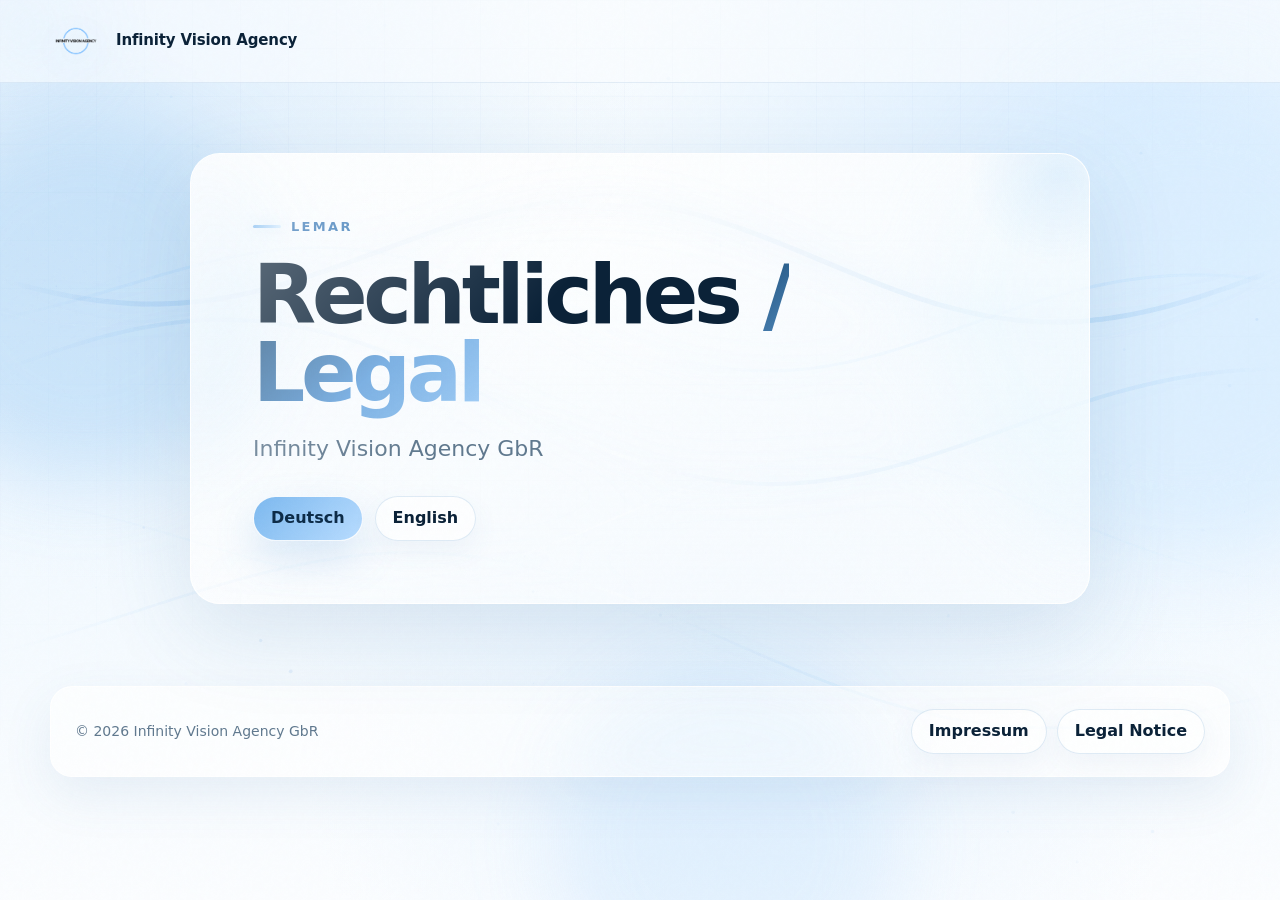
<file: index.html>
<!doctype html>
<html lang="de">
<head>
<meta charset="utf-8">
<meta name="viewport" content="width=device-width,initial-scale=1,viewport-fit=cover">
<meta name="robots" content="index,follow">
<meta name="google-site-verification" content="Be9NiPamT0VXZtd5NOjo4wzPEh2IkdKUdOALVd5mFz8">
<meta name="description" content="Infinity Vision Agency GbR">
<meta name="theme-color" content="#f3f9ff">
<title>Infinity Vision Agency</title>
<link rel="icon" href="/assets/infinity-vision-logo.png" type="image/png">
<link rel="stylesheet" href="/assets/style.css">
</head>
<body>
<header class="site-header">
<div class="shell header-inner">
<a class="brand-lockup" href="/">
<img class="brand-logo" src="/assets/infinity-vision-logo.png" alt="Infinity Vision Agency Logo">
<div class="brand-copy"><strong>Infinity Vision Agency</strong></div>
</a>
<div class="header-actions">
</div>
</div>
</header>

<main class="page-main legal-hub">
<section class="glass hero-copy reveal">
<div class="lemar-mark">LEMAR</div>
<h1>Rechtliches <span class="gradient-text">/ Legal</span></h1>
<p class="lead">Infinity Vision Agency GbR</p>
<div class="hero-actions"><a class="button primary" href="/de/">Deutsch</a><a class="button" href="/en/">English</a></div>
</section>
</main>
<footer class="site-footer"><div class="shell footer-panel reveal">
<div class="footer-note">© 2026 Infinity Vision Agency GbR</div>
<div class="footer-links"><a class="pill-link" href="/de/impressum/">Impressum</a><a class="pill-link" href="/en/legal-notice/">Legal Notice</a></div>
</div></footer><script src="/assets/site.js" defer></script>
</body></html>
</file>
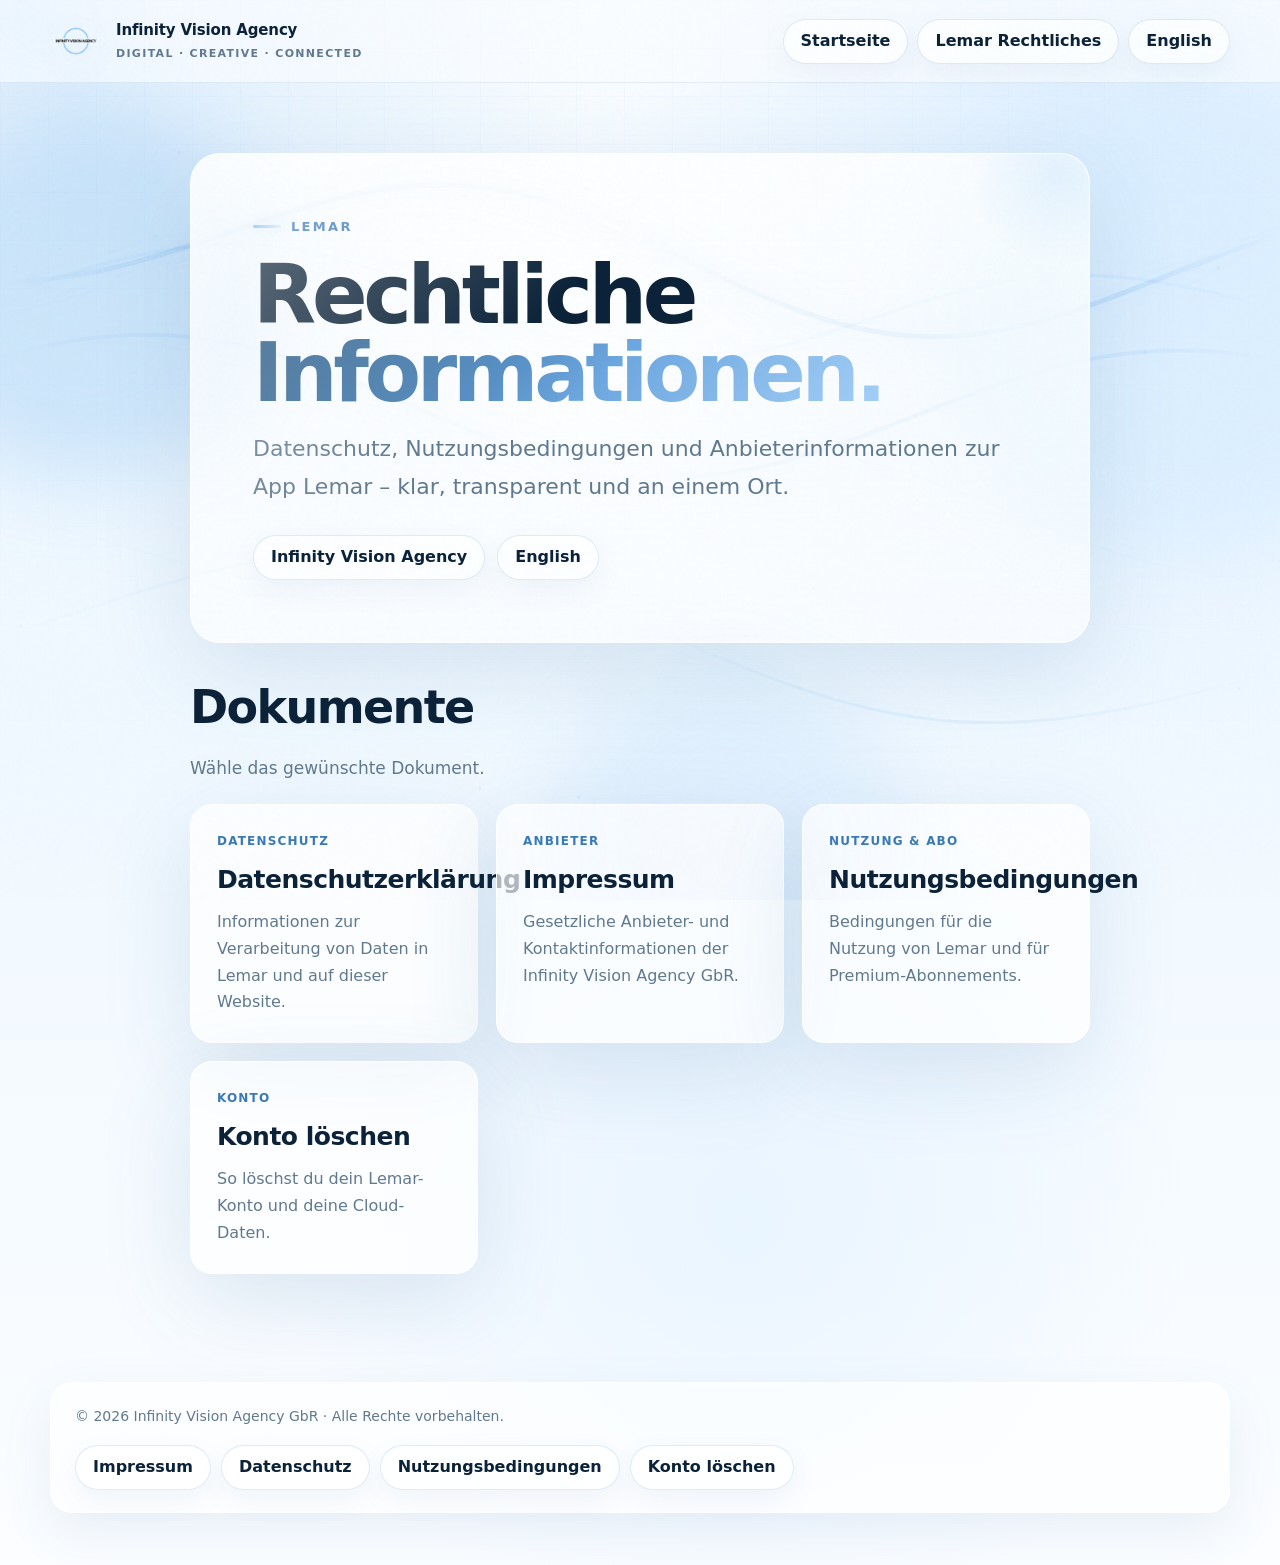
<file: de/index.html>
<!doctype html>
<html lang="de">
<head>
<meta charset="utf-8">
<meta name="viewport" content="width=device-width,initial-scale=1,viewport-fit=cover">
<meta name="robots" content="index,follow">

<meta name="description" content="Rechtliche Informationen, Datenschutz und Anbieterinformationen zur App Lemar.">
<meta name="theme-color" content="#f3f9ff">
<title>Lemar – Rechtliches</title>
<link rel="icon" href="/assets/infinity-vision-logo.png" type="image/png">
<link rel="stylesheet" href="/assets/style.css">
</head><body><header class="site-header">
<div class="shell header-inner">
<a class="brand-lockup" href="/">
<img class="brand-logo" src="/assets/infinity-vision-logo.png" alt="Infinity Vision Agency Logo">
<div class="brand-copy"><strong>Infinity Vision Agency</strong><span>Digital · Creative · Connected</span></div>
</a>
<div class="header-actions">
<a class="pill-link hide-mobile" href="/">Startseite</a>
<a class="pill-link hide-mobile" href="/de/">Lemar Rechtliches</a>
<a class="pill-link" href="/en/">English</a>
</div>
</div>
</header>
<main class="page-main legal-hub">
<section class="glass hero-copy reveal">
<div class="lemar-mark">LEMAR</div>
<h1>Rechtliche <span class="gradient-text">Informationen.</span></h1>
<p class="lead">Datenschutz, Nutzungsbedingungen und Anbieterinformationen zur App Lemar – klar, transparent und an einem Ort.</p>
<div class="hero-actions"><a class="button" href="/">Infinity Vision Agency</a><a class="button" href="/en/">English</a></div>
</section>
<section class="section reveal">
<div class="section-head"><h2>Dokumente</h2><p>Wähle das gewünschte Dokument.</p></div>
<div class="doc-grid">
<a class="doc-card" href="/de/datenschutz/"><span class="doc-label">Datenschutz</span><h2>Datenschutzerklärung</h2><p>Informationen zur Verarbeitung von Daten in Lemar und auf dieser Website.</p></a>
<a class="doc-card" href="/de/impressum/"><span class="doc-label">Anbieter</span><h2>Impressum</h2><p>Gesetzliche Anbieter- und Kontaktinformationen der Infinity Vision Agency GbR.</p></a>
<a class="doc-card" href="/de/nutzungsbedingungen/"><span class="doc-label">Nutzung &amp; Abo</span><h2>Nutzungsbedingungen</h2><p>Bedingungen für die Nutzung von Lemar und für Premium-Abonnements.</p></a>
<a class="doc-card" href="/de/konto-loeschen/"><span class="doc-label">Konto</span><h2>Konto löschen</h2><p>So löschst du dein Lemar-Konto und deine Cloud-Daten.</p></a>
</div>
</section>
</main>
<footer class="site-footer"><div class="shell footer-panel reveal">
<div class="footer-note">© 2026 Infinity Vision Agency GbR · Alle Rechte vorbehalten.</div>
<div class="footer-links"><a class="pill-link" href="/de/impressum/">Impressum</a><a class="pill-link" href="/de/datenschutz/">Datenschutz</a><a class="pill-link" href="/de/nutzungsbedingungen/">Nutzungsbedingungen</a><a class="pill-link" href="/de/konto-loeschen/">Konto löschen</a></div>
</div></footer><script src="/assets/site.js" defer></script>
</body></html>
</file>
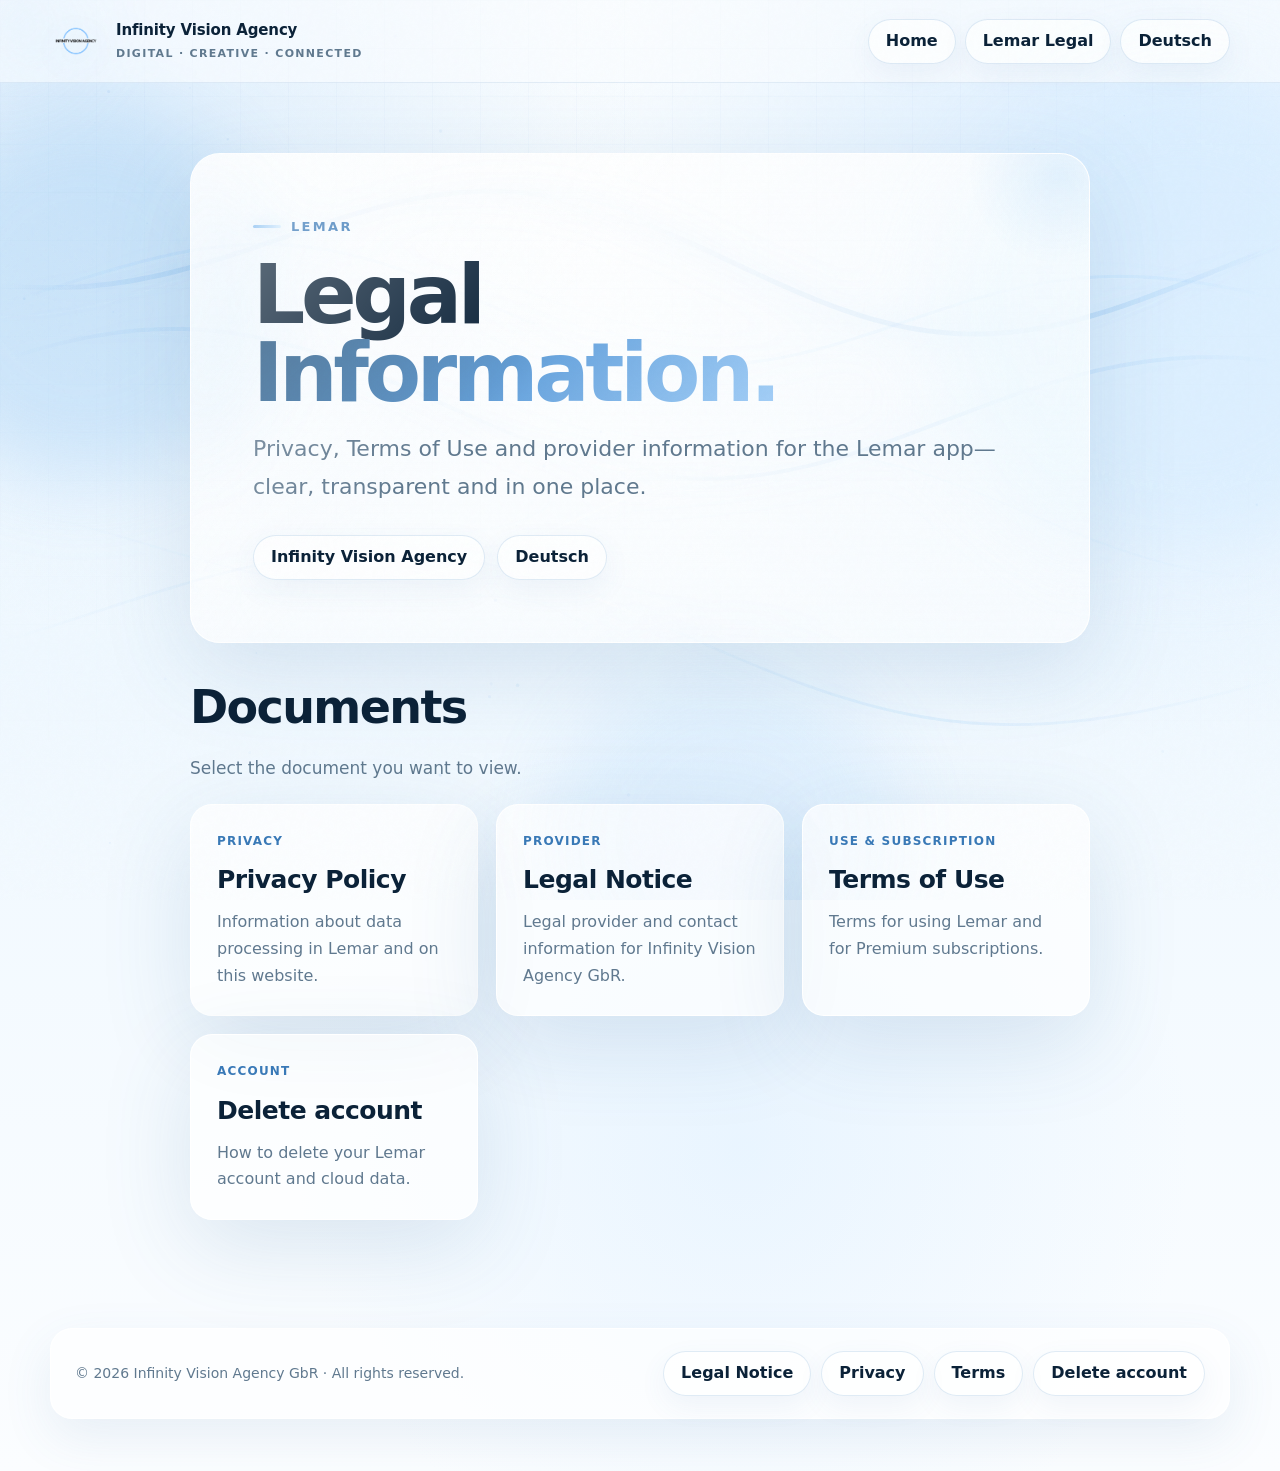
<file: en/index.html>
<!doctype html>
<html lang="en">
<head>
<meta charset="utf-8">
<meta name="viewport" content="width=device-width,initial-scale=1,viewport-fit=cover">
<meta name="robots" content="index,follow">

<meta name="description" content="Legal information, privacy and provider information for the Lemar app.">
<meta name="theme-color" content="#f3f9ff">
<title>Lemar – Legal Information</title>
<link rel="icon" href="/assets/infinity-vision-logo.png" type="image/png">
<link rel="stylesheet" href="/assets/style.css">
</head><body><header class="site-header">
<div class="shell header-inner">
<a class="brand-lockup" href="/">
<img class="brand-logo" src="/assets/infinity-vision-logo.png" alt="Infinity Vision Agency Logo">
<div class="brand-copy"><strong>Infinity Vision Agency</strong><span>Digital · Creative · Connected</span></div>
</a>
<div class="header-actions">
<a class="pill-link hide-mobile" href="/">Home</a>
<a class="pill-link hide-mobile" href="/en/">Lemar Legal</a>
<a class="pill-link" href="/de/">Deutsch</a>
</div>
</div>
</header>
<main class="page-main legal-hub">
<section class="glass hero-copy reveal">
<div class="lemar-mark">LEMAR</div>
<h1>Legal <span class="gradient-text">Information.</span></h1>
<p class="lead">Privacy, Terms of Use and provider information for the Lemar app—clear, transparent and in one place.</p>
<div class="hero-actions"><a class="button" href="/">Infinity Vision Agency</a><a class="button" href="/de/">Deutsch</a></div>
</section>
<section class="section reveal">
<div class="section-head"><h2>Documents</h2><p>Select the document you want to view.</p></div>
<div class="doc-grid">
<a class="doc-card" href="/en/privacy/"><span class="doc-label">Privacy</span><h2>Privacy Policy</h2><p>Information about data processing in Lemar and on this website.</p></a>
<a class="doc-card" href="/en/legal-notice/"><span class="doc-label">Provider</span><h2>Legal Notice</h2><p>Legal provider and contact information for Infinity Vision Agency GbR.</p></a>
<a class="doc-card" href="/en/terms/"><span class="doc-label">Use &amp; Subscription</span><h2>Terms of Use</h2><p>Terms for using Lemar and for Premium subscriptions.</p></a>
<a class="doc-card" href="/en/delete-account/"><span class="doc-label">Account</span><h2>Delete account</h2><p>How to delete your Lemar account and cloud data.</p></a>
</div>
</section>
</main>
<footer class="site-footer"><div class="shell footer-panel reveal">
<div class="footer-note">© 2026 Infinity Vision Agency GbR · All rights reserved.</div>
<div class="footer-links"><a class="pill-link" href="/en/legal-notice/">Legal Notice</a><a class="pill-link" href="/en/privacy/">Privacy</a><a class="pill-link" href="/en/terms/">Terms</a><a class="pill-link" href="/en/delete-account/">Delete account</a></div>
</div></footer><script src="/assets/site.js" defer></script>
</body></html>
</file>
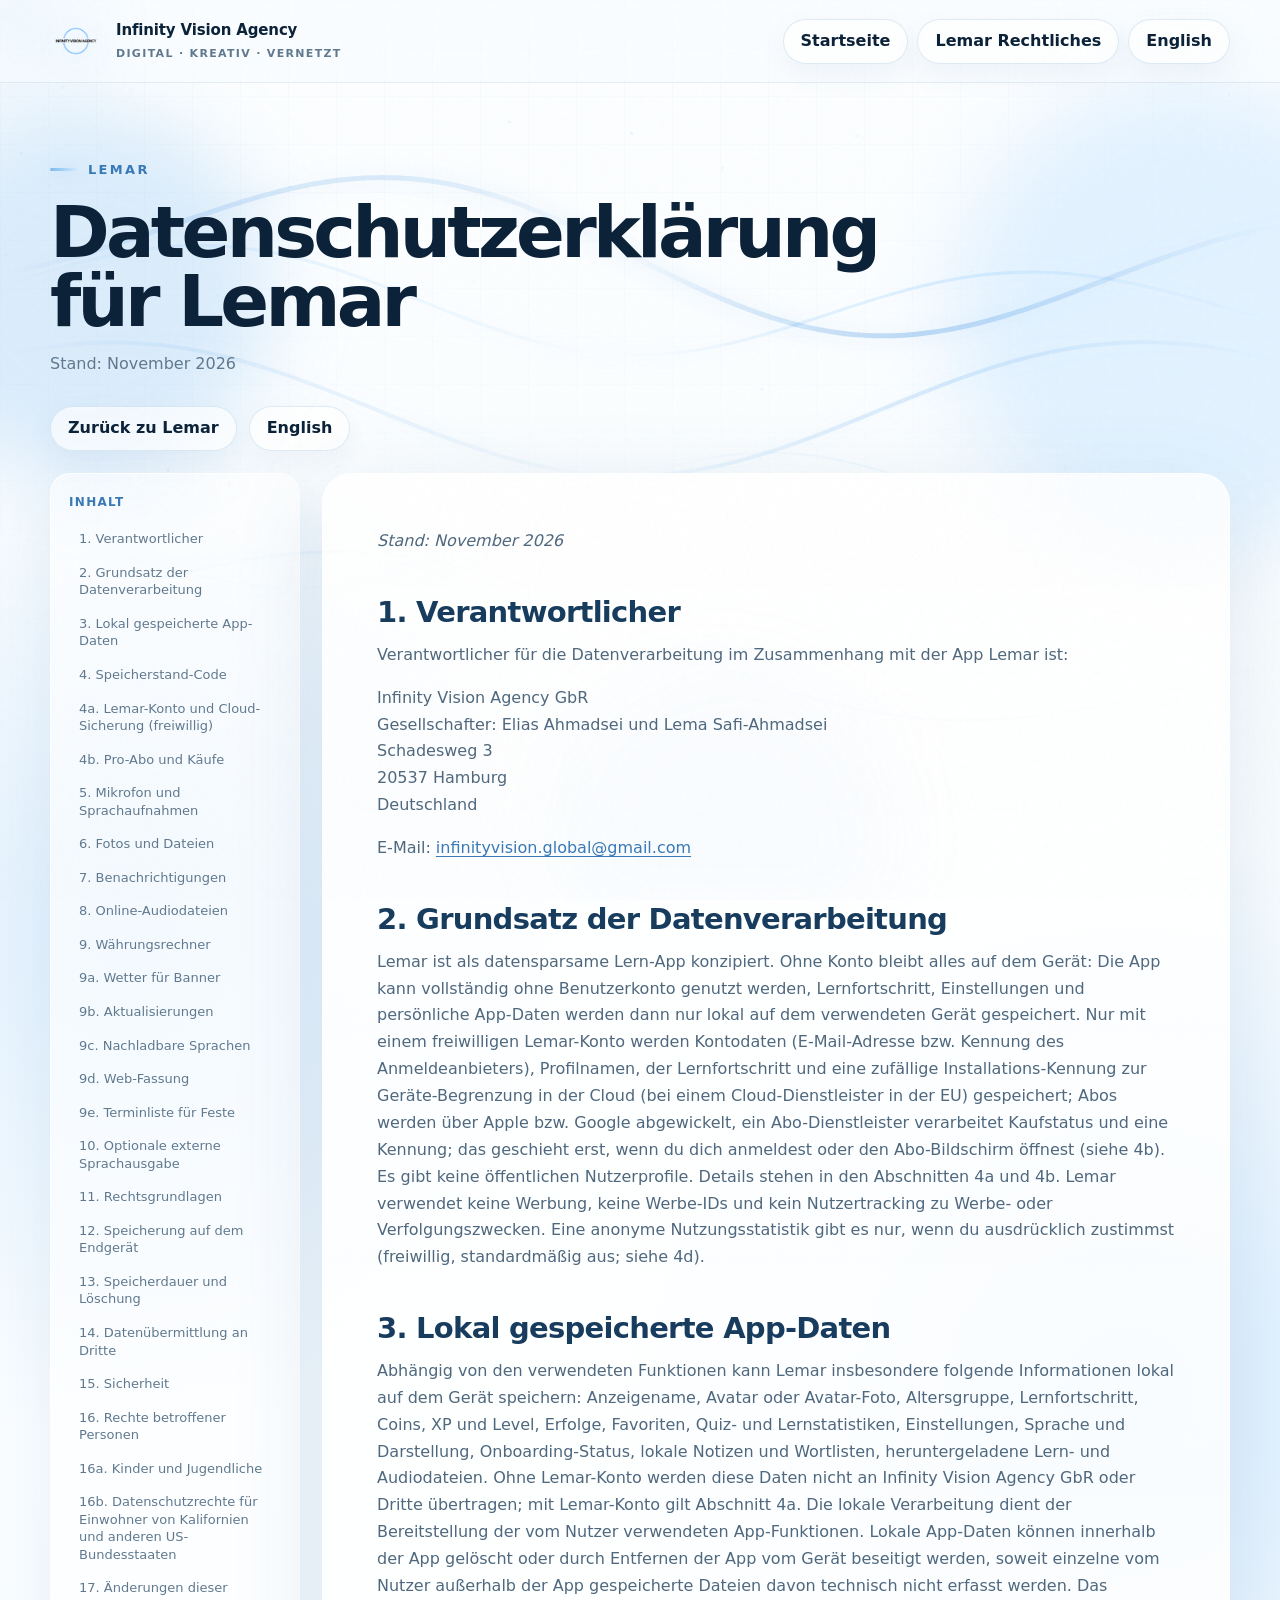
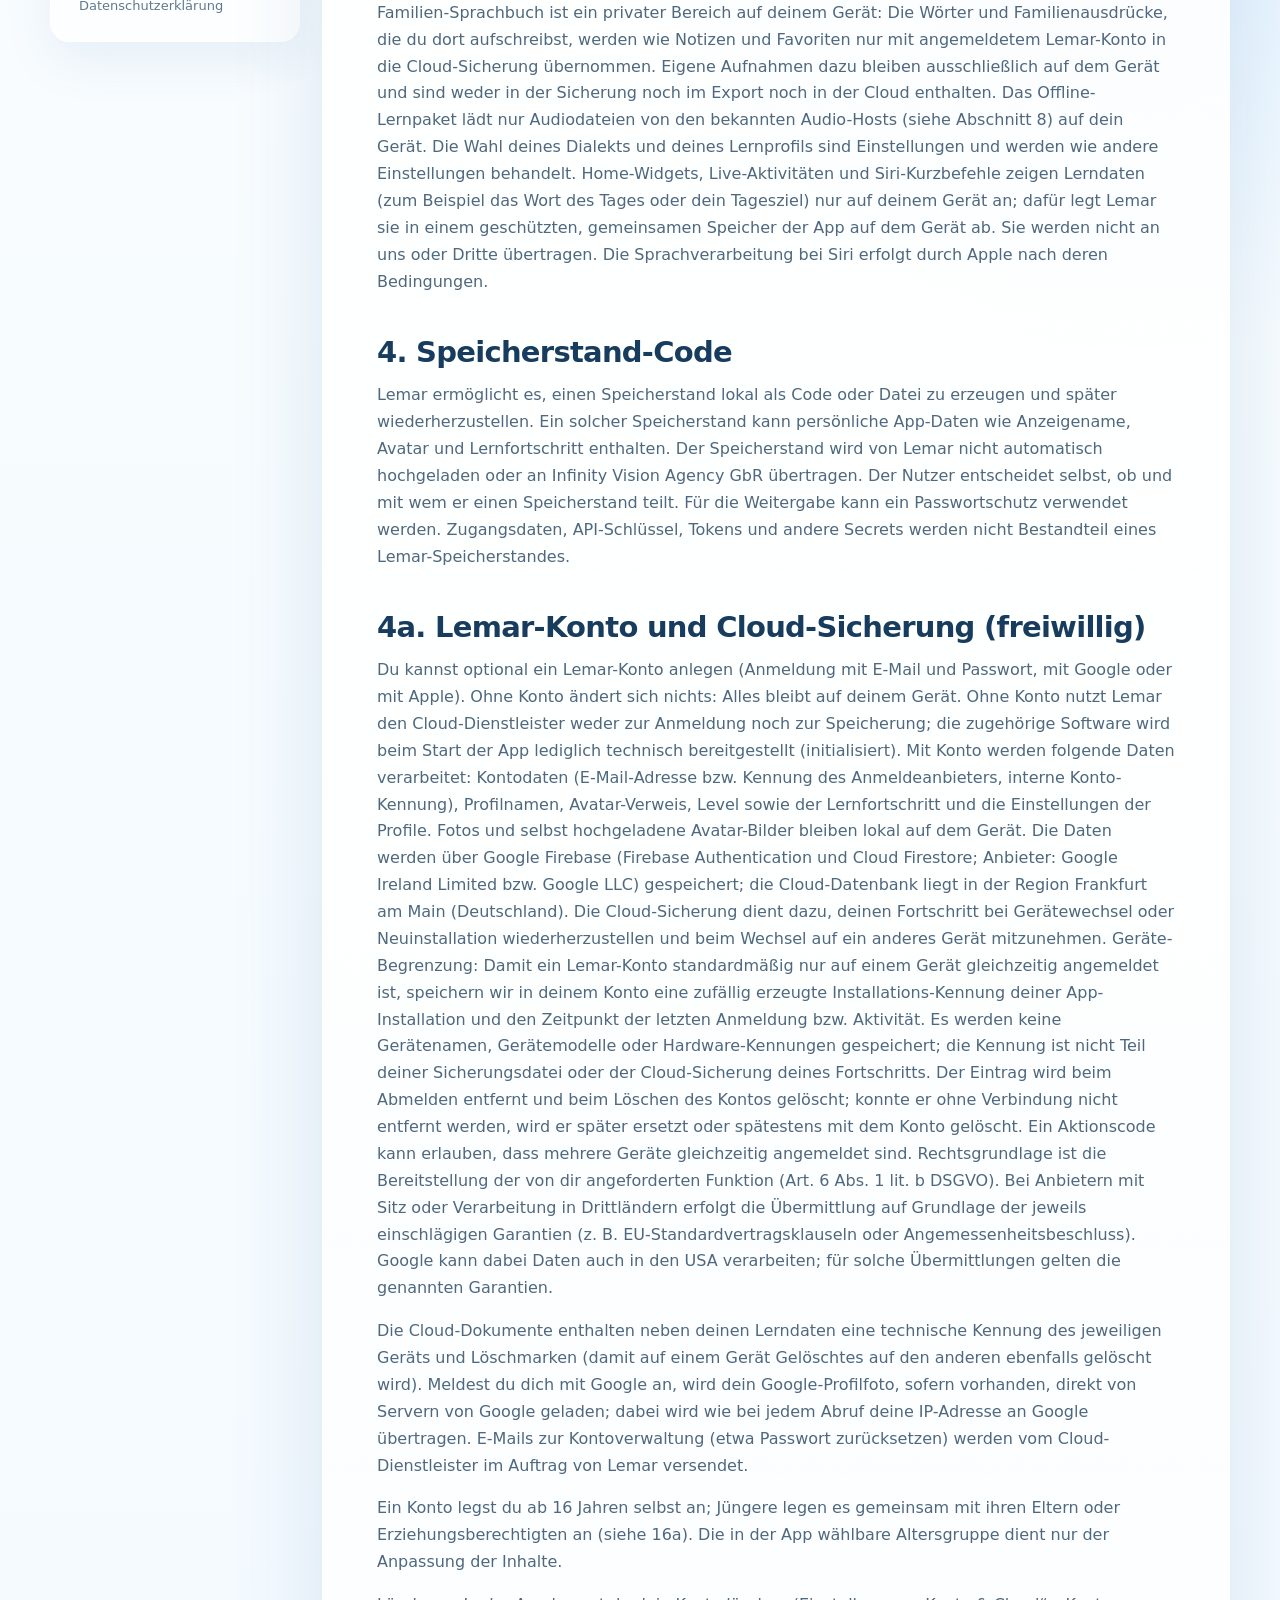
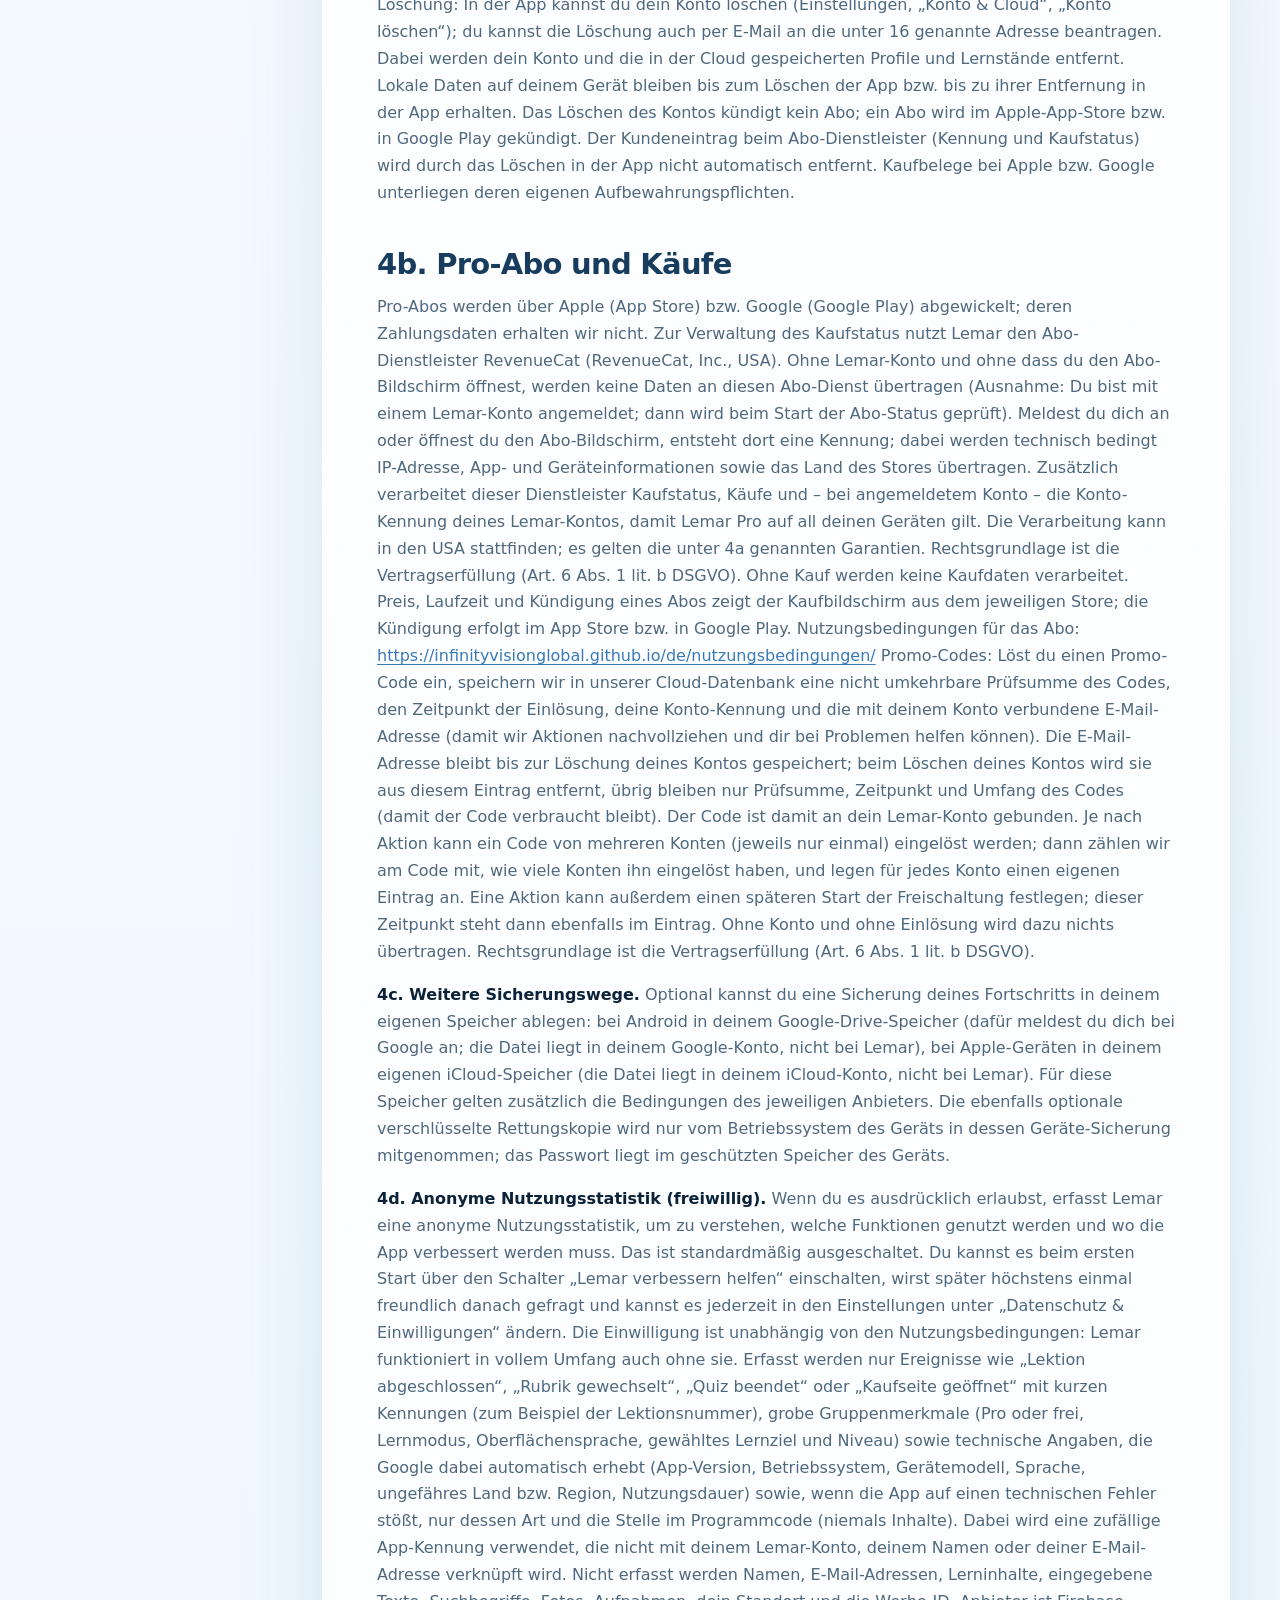
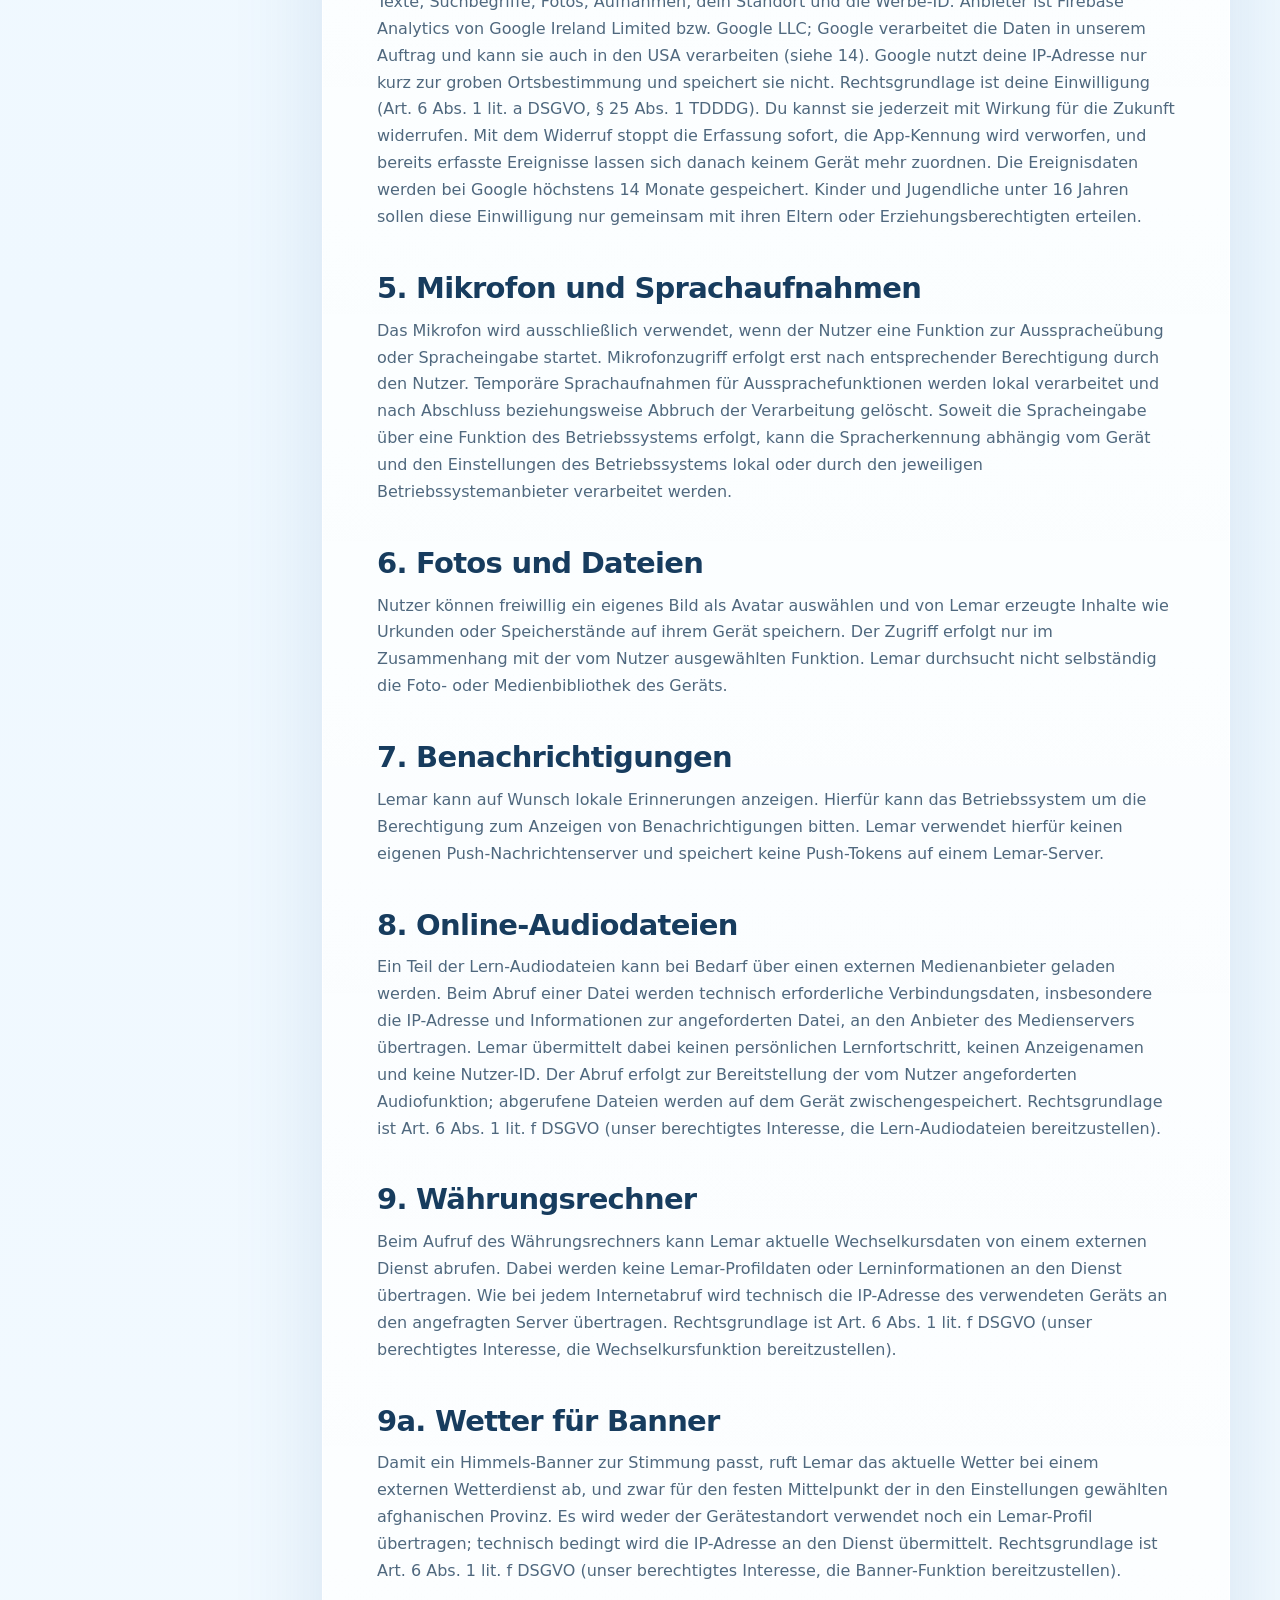
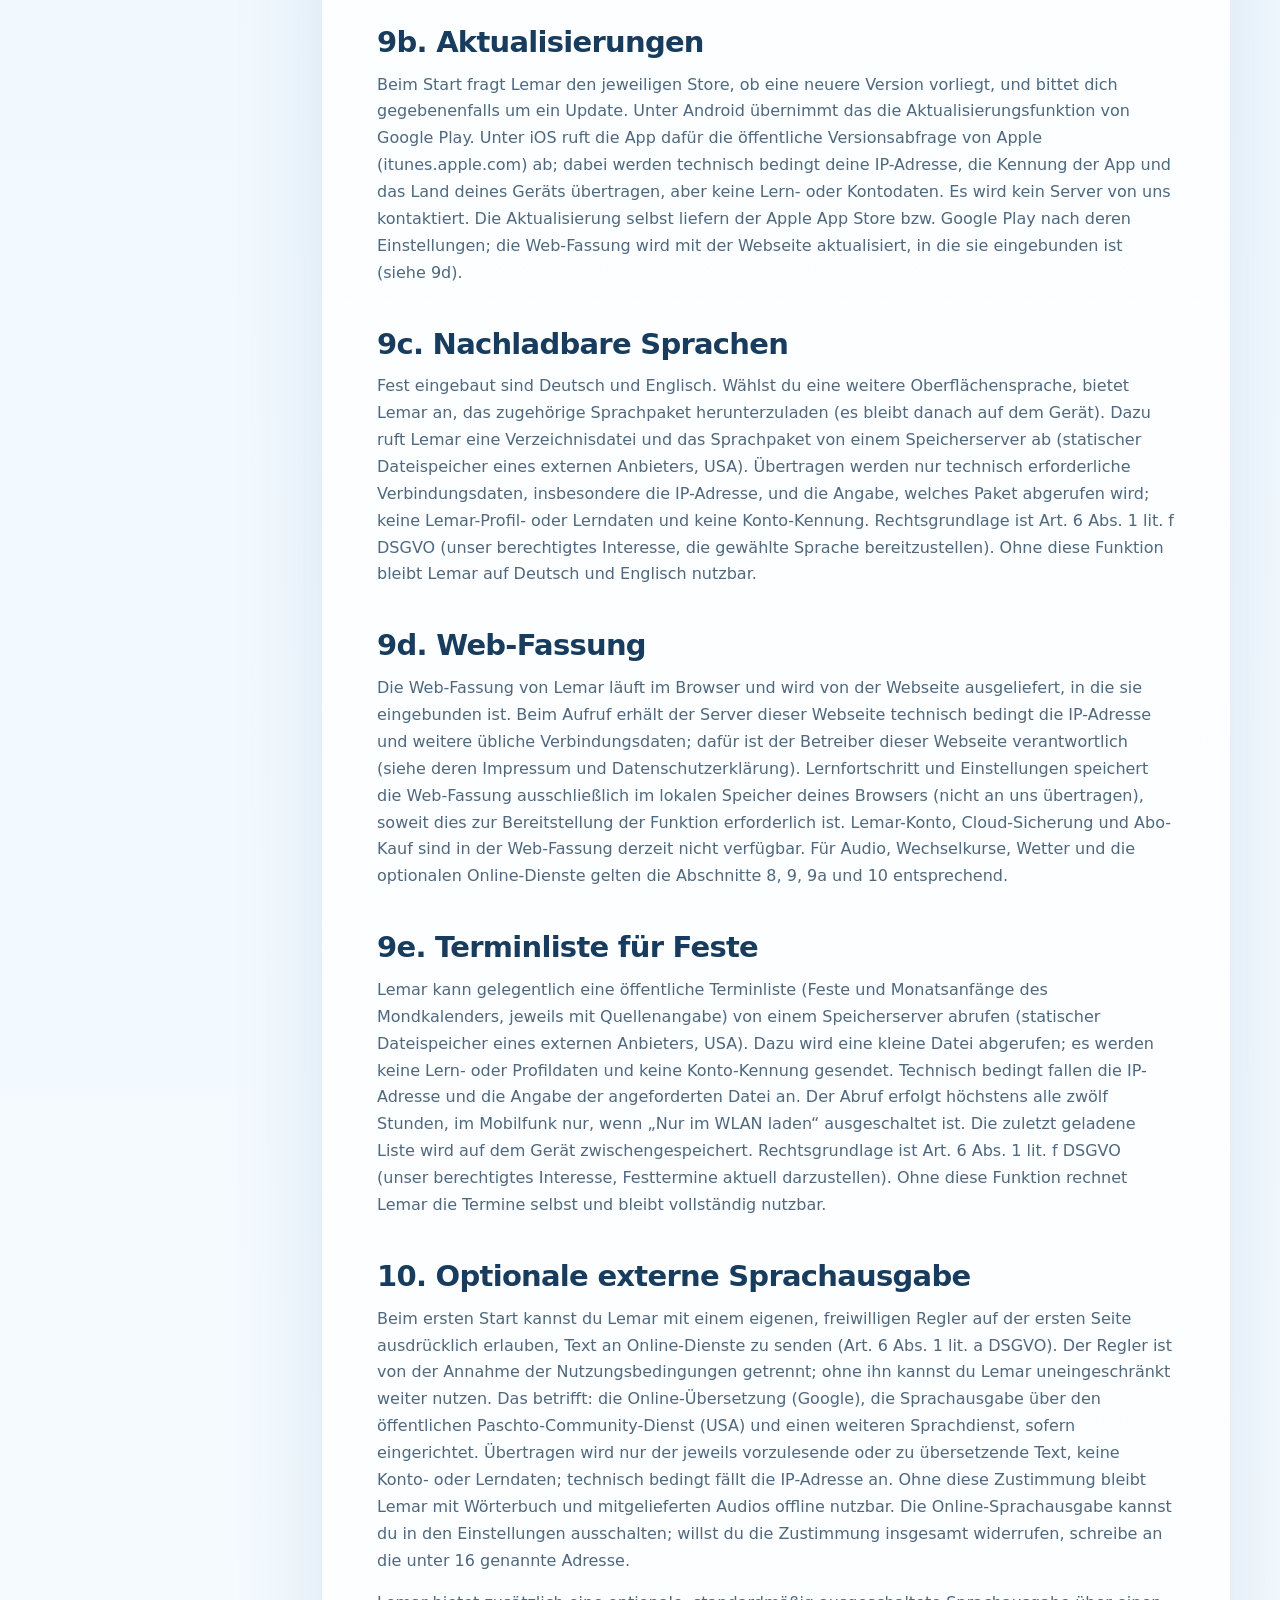
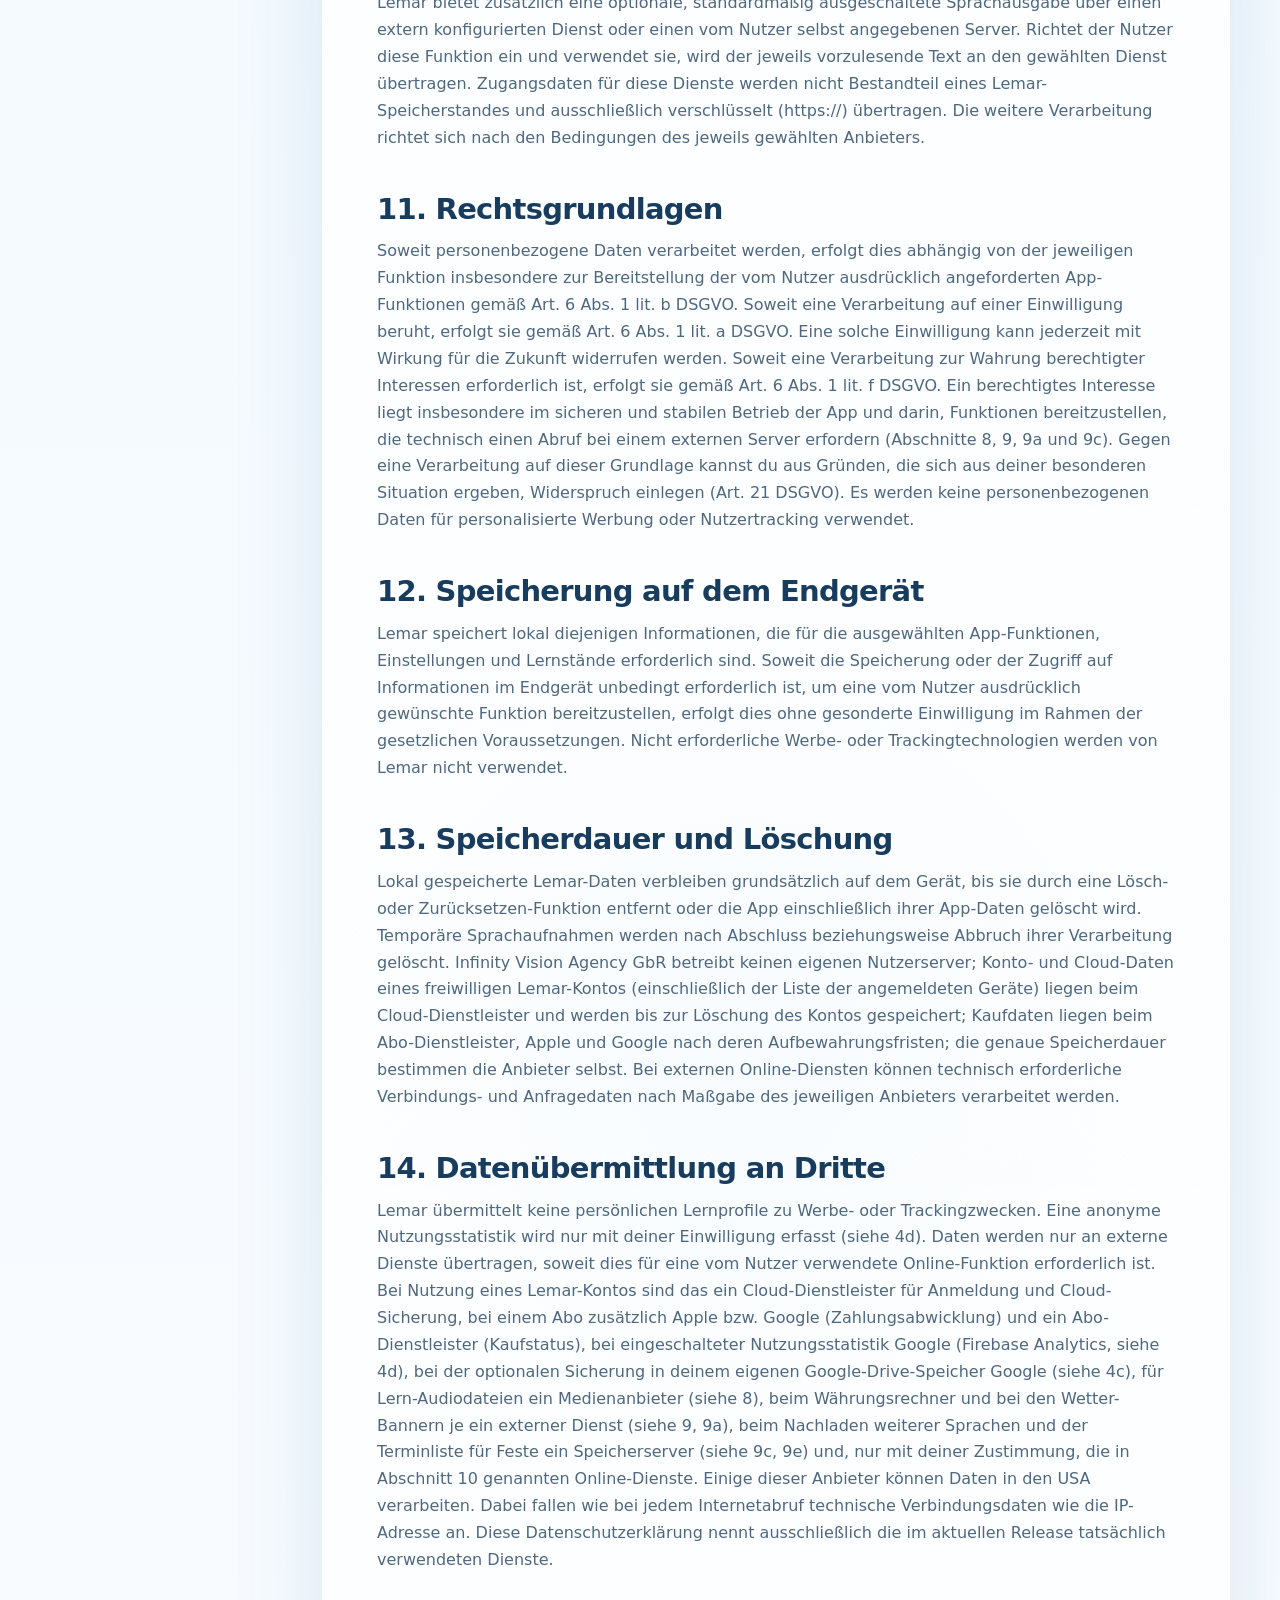
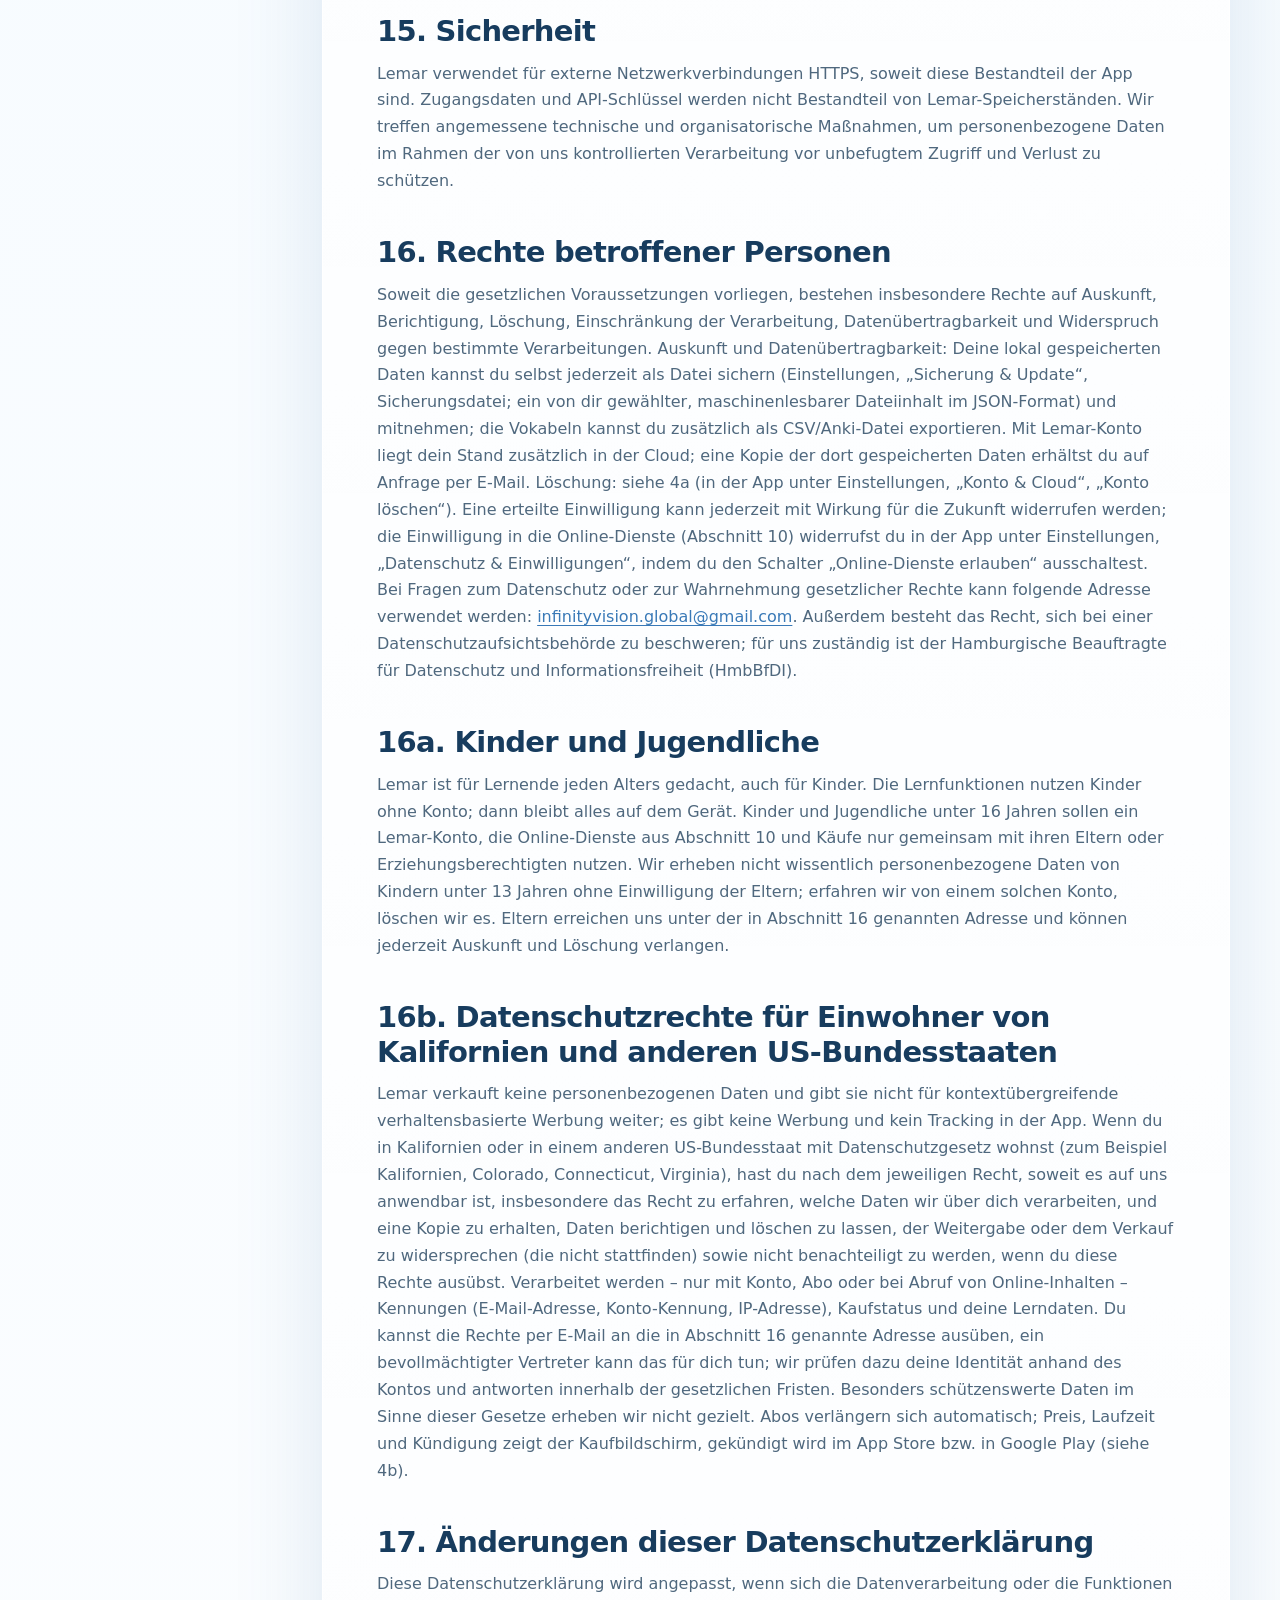
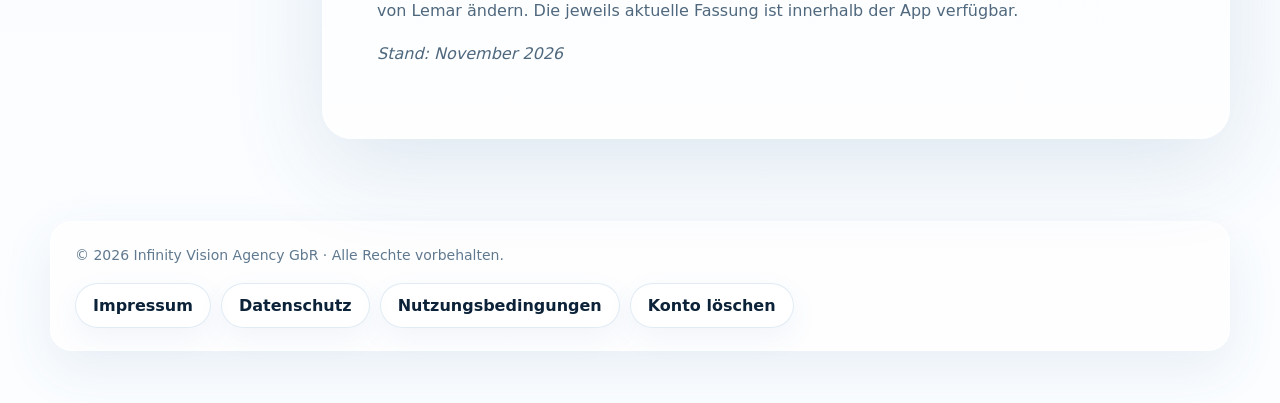
<file: de/datenschutz/index.html>
<!doctype html>
<html lang="de">
<head>
<meta charset="utf-8">
<meta name="viewport" content="width=device-width,initial-scale=1,viewport-fit=cover">
<meta name="robots" content="index,follow">
<meta name="description" content="Datenschutzerklärung für die App Lemar.">
<meta name="theme-color" content="#f3f9ff">
<title>Datenschutzerklärung – Lemar</title>
<link rel="icon" href="/assets/infinity-vision-logo.png" type="image/png">
<link rel="stylesheet" href="/assets/style.css">
</head><body><header class="site-header">
<div class="shell header-inner">
<a class="brand-lockup" href="/">
<img class="brand-logo" src="/assets/infinity-vision-logo.png" alt="Infinity Vision Agency Logo">
<div class="brand-copy"><strong>Infinity Vision Agency</strong><span>Digital · Kreativ · Vernetzt</span></div>
</a>
<div class="header-actions">
<a class="pill-link hide-mobile" href="/">Startseite</a>
<a class="pill-link hide-mobile" href="/de/">Lemar Rechtliches</a>
<a class="pill-link" href="/en/privacy/">English</a>
</div>
</div>
</header>
<main class="page-main">
<div class="document-title reveal">
<div class="lemar-mark">LEMAR</div>
<h1>Datenschutzerklärung für Lemar</h1>
<p class="muted">Stand: November 2026</p>
<div class="hero-actions"><a class="button" href="/de/">Zurück zu Lemar</a><a class="button" href="/en/privacy/">English</a></div>
</div>
<div class="legal-layout">
<aside class="toc reveal" aria-label="Inhaltsverzeichnis"></aside>
<article class="legal-document">

<p><em>Stand: November 2026</em></p>

<h2>1. Verantwortlicher</h2>
<p>Verantwortlicher für die Datenverarbeitung im Zusammenhang mit der App Lemar ist:</p>
<p>Infinity Vision Agency GbR<br>
Gesellschafter: Elias Ahmadsei und Lema Safi-Ahmadsei<br>
Schadesweg 3<br>
20537 Hamburg<br>
Deutschland</p>
<p>E-Mail: <a href="mailto:infinityvision.global@gmail.com">infinityvision.global@gmail.com</a></p>

<h2>2. Grundsatz der Datenverarbeitung</h2>
<p>Lemar ist als datensparsame Lern-App konzipiert. Ohne Konto bleibt alles auf dem Gerät: Die App kann vollständig ohne Benutzerkonto genutzt werden, Lernfortschritt, Einstellungen und persönliche App-Daten werden dann nur lokal auf dem verwendeten Gerät gespeichert. Nur mit einem freiwilligen Lemar-Konto werden Kontodaten (E-Mail-Adresse bzw. Kennung des Anmeldeanbieters), Profilnamen, der Lernfortschritt und eine zufällige Installations-Kennung zur Geräte-Begrenzung in der Cloud (bei einem Cloud-Dienstleister in der EU) gespeichert; Abos werden über Apple bzw. Google abgewickelt, ein Abo-Dienstleister verarbeitet Kaufstatus und eine Kennung; das geschieht erst, wenn du dich anmeldest oder den Abo-Bildschirm öffnest (siehe 4b). Es gibt keine öffentlichen Nutzerprofile. Details stehen in den Abschnitten 4a und 4b. Lemar verwendet keine Werbung, keine Werbe-IDs und kein Nutzertracking zu Werbe- oder Verfolgungszwecken. Eine anonyme Nutzungsstatistik gibt es nur, wenn du ausdrücklich zustimmst (freiwillig, standardmäßig aus; siehe 4d).</p>

<h2>3. Lokal gespeicherte App-Daten</h2>
<p>Abhängig von den verwendeten Funktionen kann Lemar insbesondere folgende Informationen lokal auf dem Gerät speichern: Anzeigename, Avatar oder Avatar-Foto, Altersgruppe, Lernfortschritt, Coins, XP und Level, Erfolge, Favoriten, Quiz- und Lernstatistiken, Einstellungen, Sprache und Darstellung, Onboarding-Status, lokale Notizen und Wortlisten, heruntergeladene Lern- und Audiodateien. Ohne Lemar-Konto werden diese Daten nicht an Infinity Vision Agency GbR oder Dritte übertragen; mit Lemar-Konto gilt Abschnitt 4a. Die lokale Verarbeitung dient der Bereitstellung der vom Nutzer verwendeten App-Funktionen. Lokale App-Daten können innerhalb der App gelöscht oder durch Entfernen der App vom Gerät beseitigt werden, soweit einzelne vom Nutzer außerhalb der App gespeicherte Dateien davon technisch nicht erfasst werden. Das Familien-Sprachbuch ist ein privater Bereich auf deinem Gerät: Die Wörter und Familienausdrücke, die du dort aufschreibst, werden wie Notizen und Favoriten nur mit angemeldetem Lemar-Konto in die Cloud-Sicherung übernommen. Eigene Aufnahmen dazu bleiben ausschließlich auf dem Gerät und sind weder in der Sicherung noch im Export noch in der Cloud enthalten. Das Offline-Lernpaket lädt nur Audiodateien von den bekannten Audio-Hosts (siehe Abschnitt 8) auf dein Gerät. Die Wahl deines Dialekts und deines Lernprofils sind Einstellungen und werden wie andere Einstellungen behandelt. Home-Widgets, Live-Aktivitäten und Siri-Kurzbefehle zeigen Lerndaten (zum Beispiel das Wort des Tages oder dein Tagesziel) nur auf deinem Gerät an; dafür legt Lemar sie in einem geschützten, gemeinsamen Speicher der App auf dem Gerät ab. Sie werden nicht an uns oder Dritte übertragen. Die Sprachverarbeitung bei Siri erfolgt durch Apple nach deren Bedingungen.</p>

<h2>4. Speicherstand-Code</h2>
<p>Lemar ermöglicht es, einen Speicherstand lokal als Code oder Datei zu erzeugen und später wiederherzustellen. Ein solcher Speicherstand kann persönliche App-Daten wie Anzeigename, Avatar und Lernfortschritt enthalten. Der Speicherstand wird von Lemar nicht automatisch hochgeladen oder an Infinity Vision Agency GbR übertragen. Der Nutzer entscheidet selbst, ob und mit wem er einen Speicherstand teilt. Für die Weitergabe kann ein Passwortschutz verwendet werden. Zugangsdaten, API-Schlüssel, Tokens und andere Secrets werden nicht Bestandteil eines Lemar-Speicherstandes.</p>

<h2>4a. Lemar-Konto und Cloud-Sicherung (freiwillig)</h2>
<p>Du kannst optional ein Lemar-Konto anlegen (Anmeldung mit E-Mail und Passwort, mit Google oder mit Apple). Ohne Konto ändert sich nichts: Alles bleibt auf deinem Gerät. Ohne Konto nutzt Lemar den Cloud-Dienstleister weder zur Anmeldung noch zur Speicherung; die zugehörige Software wird beim Start der App lediglich technisch bereitgestellt (initialisiert). Mit Konto werden folgende Daten verarbeitet: Kontodaten (E-Mail-Adresse bzw. Kennung des Anmeldeanbieters, interne Konto-Kennung), Profilnamen, Avatar-Verweis, Level sowie der Lernfortschritt und die Einstellungen der Profile. Fotos und selbst hochgeladene Avatar-Bilder bleiben lokal auf dem Gerät. Die Daten werden über Google Firebase (Firebase Authentication und Cloud Firestore; Anbieter: Google Ireland Limited bzw. Google LLC) gespeichert; die Cloud-Datenbank liegt in der Region Frankfurt am Main (Deutschland). Die Cloud-Sicherung dient dazu, deinen Fortschritt bei Gerätewechsel oder Neuinstallation wiederherzustellen und beim Wechsel auf ein anderes Gerät mitzunehmen. Geräte-Begrenzung: Damit ein Lemar-Konto standardmäßig nur auf einem Gerät gleichzeitig angemeldet ist, speichern wir in deinem Konto eine zufällig erzeugte Installations-Kennung deiner App-Installation und den Zeitpunkt der letzten Anmeldung bzw. Aktivität. Es werden keine Gerätenamen, Gerätemodelle oder Hardware-Kennungen gespeichert; die Kennung ist nicht Teil deiner Sicherungsdatei oder der Cloud-Sicherung deines Fortschritts. Der Eintrag wird beim Abmelden entfernt und beim Löschen des Kontos gelöscht; konnte er ohne Verbindung nicht entfernt werden, wird er später ersetzt oder spätestens mit dem Konto gelöscht. Ein Aktionscode kann erlauben, dass mehrere Geräte gleichzeitig angemeldet sind. Rechtsgrundlage ist die Bereitstellung der von dir angeforderten Funktion (Art. 6 Abs. 1 lit. b DSGVO). Bei Anbietern mit Sitz oder Verarbeitung in Drittländern erfolgt die Übermittlung auf Grundlage der jeweils einschlägigen Garantien (z. B. EU-Standardvertragsklauseln oder Angemessenheitsbeschluss). Google kann dabei Daten auch in den USA verarbeiten; für solche Übermittlungen gelten die genannten Garantien.</p>
<p>Die Cloud-Dokumente enthalten neben deinen Lerndaten eine technische Kennung des jeweiligen Geräts und Löschmarken (damit auf einem Gerät Gelöschtes auf den anderen ebenfalls gelöscht wird). Meldest du dich mit Google an, wird dein Google-Profilfoto, sofern vorhanden, direkt von Servern von Google geladen; dabei wird wie bei jedem Abruf deine IP-Adresse an Google übertragen. E-Mails zur Kontoverwaltung (etwa Passwort zurücksetzen) werden vom Cloud-Dienstleister im Auftrag von Lemar versendet.</p>
<p>Ein Konto legst du ab 16 Jahren selbst an; Jüngere legen es gemeinsam mit ihren Eltern oder Erziehungsberechtigten an (siehe 16a). Die in der App wählbare Altersgruppe dient nur der Anpassung der Inhalte.</p>
<p>Löschung: In der App kannst du dein Konto löschen (Einstellungen, „Konto & Cloud“, „Konto löschen“); du kannst die Löschung auch per E-Mail an die unter 16 genannte Adresse beantragen. Dabei werden dein Konto und die in der Cloud gespeicherten Profile und Lernstände entfernt. Lokale Daten auf deinem Gerät bleiben bis zum Löschen der App bzw. bis zu ihrer Entfernung in der App erhalten. Das Löschen des Kontos kündigt kein Abo; ein Abo wird im Apple-App-Store bzw. in Google Play gekündigt. Der Kundeneintrag beim Abo-Dienstleister (Kennung und Kaufstatus) wird durch das Löschen in der App nicht automatisch entfernt. Kaufbelege bei Apple bzw. Google unterliegen deren eigenen Aufbewahrungspflichten.</p>

<h2>4b. Pro-Abo und Käufe</h2>
<p>Pro-Abos werden über Apple (App Store) bzw. Google (Google Play) abgewickelt; deren Zahlungsdaten erhalten wir nicht. Zur Verwaltung des Kaufstatus nutzt Lemar den Abo-Dienstleister RevenueCat (RevenueCat, Inc., USA). Ohne Lemar-Konto und ohne dass du den Abo-Bildschirm öffnest, werden keine Daten an diesen Abo-Dienst übertragen (Ausnahme: Du bist mit einem Lemar-Konto angemeldet; dann wird beim Start der Abo-Status geprüft). Meldest du dich an oder öffnest du den Abo-Bildschirm, entsteht dort eine Kennung; dabei werden technisch bedingt IP-Adresse, App- und Geräteinformationen sowie das Land des Stores übertragen. Zusätzlich verarbeitet dieser Dienstleister Kaufstatus, Käufe und – bei angemeldetem Konto – die Konto-Kennung deines Lemar-Kontos, damit Lemar Pro auf all deinen Geräten gilt. Die Verarbeitung kann in den USA stattfinden; es gelten die unter 4a genannten Garantien. Rechtsgrundlage ist die Vertragserfüllung (Art. 6 Abs. 1 lit. b DSGVO). Ohne Kauf werden keine Kaufdaten verarbeitet. Preis, Laufzeit und Kündigung eines Abos zeigt der Kaufbildschirm aus dem jeweiligen Store; die Kündigung erfolgt im App Store bzw. in Google Play. Nutzungsbedingungen für das Abo: <a href="https://infinityvisionglobal.github.io/de/nutzungsbedingungen/">https://infinityvisionglobal.github.io/de/nutzungsbedingungen/</a> Promo-Codes: Löst du einen Promo-Code ein, speichern wir in unserer Cloud-Datenbank eine nicht umkehrbare Prüfsumme des Codes, den Zeitpunkt der Einlösung, deine Konto-Kennung und die mit deinem Konto verbundene E-Mail-Adresse (damit wir Aktionen nachvollziehen und dir bei Problemen helfen können). Die E-Mail-Adresse bleibt bis zur Löschung deines Kontos gespeichert; beim Löschen deines Kontos wird sie aus diesem Eintrag entfernt, übrig bleiben nur Prüfsumme, Zeitpunkt und Umfang des Codes (damit der Code verbraucht bleibt). Der Code ist damit an dein Lemar-Konto gebunden. Je nach Aktion kann ein Code von mehreren Konten (jeweils nur einmal) eingelöst werden; dann zählen wir am Code mit, wie viele Konten ihn eingelöst haben, und legen für jedes Konto einen eigenen Eintrag an. Eine Aktion kann außerdem einen späteren Start der Freischaltung festlegen; dieser Zeitpunkt steht dann ebenfalls im Eintrag. Ohne Konto und ohne Einlösung wird dazu nichts übertragen. Rechtsgrundlage ist die Vertragserfüllung (Art. 6 Abs. 1 lit. b DSGVO).</p>
<p><strong>4c. Weitere Sicherungswege.</strong> Optional kannst du eine Sicherung deines Fortschritts in deinem eigenen Speicher ablegen: bei Android in deinem Google-Drive-Speicher (dafür meldest du dich bei Google an; die Datei liegt in deinem Google-Konto, nicht bei Lemar), bei Apple-Geräten in deinem eigenen iCloud-Speicher (die Datei liegt in deinem iCloud-Konto, nicht bei Lemar). Für diese Speicher gelten zusätzlich die Bedingungen des jeweiligen Anbieters. Die ebenfalls optionale verschlüsselte Rettungskopie wird nur vom Betriebssystem des Geräts in dessen Geräte-Sicherung mitgenommen; das Passwort liegt im geschützten Speicher des Geräts.</p>
<p><strong>4d. Anonyme Nutzungsstatistik (freiwillig).</strong> Wenn du es ausdrücklich erlaubst, erfasst Lemar eine anonyme Nutzungsstatistik, um zu verstehen, welche Funktionen genutzt werden und wo die App verbessert werden muss. Das ist standardmäßig ausgeschaltet. Du kannst es beim ersten Start über den Schalter „Lemar verbessern helfen“ einschalten, wirst später höchstens einmal freundlich danach gefragt und kannst es jederzeit in den Einstellungen unter „Datenschutz &amp; Einwilligungen“ ändern. Die Einwilligung ist unabhängig von den Nutzungsbedingungen: Lemar funktioniert in vollem Umfang auch ohne sie. Erfasst werden nur Ereignisse wie „Lektion abgeschlossen“, „Rubrik gewechselt“, „Quiz beendet“ oder „Kaufseite geöffnet“ mit kurzen Kennungen (zum Beispiel der Lektionsnummer), grobe Gruppenmerkmale (Pro oder frei, Lernmodus, Oberflächensprache, gewähltes Lernziel und Niveau) sowie technische Angaben, die Google dabei automatisch erhebt (App-Version, Betriebssystem, Gerätemodell, Sprache, ungefähres Land bzw. Region, Nutzungsdauer) sowie, wenn die App auf einen technischen Fehler stößt, nur dessen Art und die Stelle im Programmcode (niemals Inhalte). Dabei wird eine zufällige App-Kennung verwendet, die nicht mit deinem Lemar-Konto, deinem Namen oder deiner E-Mail-Adresse verknüpft wird. Nicht erfasst werden Namen, E-Mail-Adressen, Lerninhalte, eingegebene Texte, Suchbegriffe, Fotos, Aufnahmen, dein Standort und die Werbe-ID. Anbieter ist Firebase Analytics von Google Ireland Limited bzw. Google LLC; Google verarbeitet die Daten in unserem Auftrag und kann sie auch in den USA verarbeiten (siehe 14). Google nutzt deine IP-Adresse nur kurz zur groben Ortsbestimmung und speichert sie nicht. Rechtsgrundlage ist deine Einwilligung (Art. 6 Abs. 1 lit. a DSGVO, § 25 Abs. 1 TDDDG). Du kannst sie jederzeit mit Wirkung für die Zukunft widerrufen. Mit dem Widerruf stoppt die Erfassung sofort, die App-Kennung wird verworfen, und bereits erfasste Ereignisse lassen sich danach keinem Gerät mehr zuordnen. Die Ereignisdaten werden bei Google höchstens 14 Monate gespeichert. Kinder und Jugendliche unter 16 Jahren sollen diese Einwilligung nur gemeinsam mit ihren Eltern oder Erziehungsberechtigten erteilen.</p>

<h2>5. Mikrofon und Sprachaufnahmen</h2>
<p>Das Mikrofon wird ausschließlich verwendet, wenn der Nutzer eine Funktion zur Ausspracheübung oder Spracheingabe startet. Mikrofonzugriff erfolgt erst nach entsprechender Berechtigung durch den Nutzer. Temporäre Sprachaufnahmen für Aussprachefunktionen werden lokal verarbeitet und nach Abschluss beziehungsweise Abbruch der Verarbeitung gelöscht. Soweit die Spracheingabe über eine Funktion des Betriebssystems erfolgt, kann die Spracherkennung abhängig vom Gerät und den Einstellungen des Betriebssystems lokal oder durch den jeweiligen Betriebssystemanbieter verarbeitet werden.</p>

<h2>6. Fotos und Dateien</h2>
<p>Nutzer können freiwillig ein eigenes Bild als Avatar auswählen und von Lemar erzeugte Inhalte wie Urkunden oder Speicherstände auf ihrem Gerät speichern. Der Zugriff erfolgt nur im Zusammenhang mit der vom Nutzer ausgewählten Funktion. Lemar durchsucht nicht selbständig die Foto- oder Medienbibliothek des Geräts.</p>

<h2>7. Benachrichtigungen</h2>
<p>Lemar kann auf Wunsch lokale Erinnerungen anzeigen. Hierfür kann das Betriebssystem um die Berechtigung zum Anzeigen von Benachrichtigungen bitten. Lemar verwendet hierfür keinen eigenen Push-Nachrichtenserver und speichert keine Push-Tokens auf einem Lemar-Server.</p>

<h2>8. Online-Audiodateien</h2>
<p>Ein Teil der Lern-Audiodateien kann bei Bedarf über einen externen Medienanbieter geladen werden. Beim Abruf einer Datei werden technisch erforderliche Verbindungsdaten, insbesondere die IP-Adresse und Informationen zur angeforderten Datei, an den Anbieter des Medienservers übertragen. Lemar übermittelt dabei keinen persönlichen Lernfortschritt, keinen Anzeigenamen und keine Nutzer-ID. Der Abruf erfolgt zur Bereitstellung der vom Nutzer angeforderten Audiofunktion; abgerufene Dateien werden auf dem Gerät zwischengespeichert. Rechtsgrundlage ist Art. 6 Abs. 1 lit. f DSGVO (unser berechtigtes Interesse, die Lern-Audiodateien bereitzustellen).</p>

<h2>9. Währungsrechner</h2>
<p>Beim Aufruf des Währungsrechners kann Lemar aktuelle Wechselkursdaten von einem externen Dienst abrufen. Dabei werden keine Lemar-Profildaten oder Lerninformationen an den Dienst übertragen. Wie bei jedem Internetabruf wird technisch die IP-Adresse des verwendeten Geräts an den angefragten Server übertragen. Rechtsgrundlage ist Art. 6 Abs. 1 lit. f DSGVO (unser berechtigtes Interesse, die Wechselkursfunktion bereitzustellen).</p>

<h2>9a. Wetter für Banner</h2>
<p>Damit ein Himmels-Banner zur Stimmung passt, ruft Lemar das aktuelle Wetter bei einem externen Wetterdienst ab, und zwar für den festen Mittelpunkt der in den Einstellungen gewählten afghanischen Provinz. Es wird weder der Gerätestandort verwendet noch ein Lemar-Profil übertragen; technisch bedingt wird die IP-Adresse an den Dienst übermittelt. Rechtsgrundlage ist Art. 6 Abs. 1 lit. f DSGVO (unser berechtigtes Interesse, die Banner-Funktion bereitzustellen).</p>

<h2>9b. Aktualisierungen</h2>
<p>Beim Start fragt Lemar den jeweiligen Store, ob eine neuere Version vorliegt, und bittet dich gegebenenfalls um ein Update. Unter Android übernimmt das die Aktualisierungsfunktion von Google Play. Unter iOS ruft die App dafür die öffentliche Versionsabfrage von Apple (itunes.apple.com) ab; dabei werden technisch bedingt deine IP-Adresse, die Kennung der App und das Land deines Geräts übertragen, aber keine Lern- oder Kontodaten. Es wird kein Server von uns kontaktiert. Die Aktualisierung selbst liefern der Apple App Store bzw. Google Play nach deren Einstellungen; die Web-Fassung wird mit der Webseite aktualisiert, in die sie eingebunden ist (siehe 9d).</p>

<h2>9c. Nachladbare Sprachen</h2>
<p>Fest eingebaut sind Deutsch und Englisch. Wählst du eine weitere Oberflächensprache, bietet Lemar an, das zugehörige Sprachpaket herunterzuladen (es bleibt danach auf dem Gerät). Dazu ruft Lemar eine Verzeichnisdatei und das Sprachpaket von einem Speicherserver ab (statischer Dateispeicher eines externen Anbieters, USA). Übertragen werden nur technisch erforderliche Verbindungsdaten, insbesondere die IP-Adresse, und die Angabe, welches Paket abgerufen wird; keine Lemar-Profil- oder Lerndaten und keine Konto-Kennung. Rechtsgrundlage ist Art. 6 Abs. 1 lit. f DSGVO (unser berechtigtes Interesse, die gewählte Sprache bereitzustellen). Ohne diese Funktion bleibt Lemar auf Deutsch und Englisch nutzbar.</p>

<h2>9d. Web-Fassung</h2>
<p>Die Web-Fassung von Lemar läuft im Browser und wird von der Webseite ausgeliefert, in die sie eingebunden ist. Beim Aufruf erhält der Server dieser Webseite technisch bedingt die IP-Adresse und weitere übliche Verbindungsdaten; dafür ist der Betreiber dieser Webseite verantwortlich (siehe deren Impressum und Datenschutzerklärung). Lernfortschritt und Einstellungen speichert die Web-Fassung ausschließlich im lokalen Speicher deines Browsers (nicht an uns übertragen), soweit dies zur Bereitstellung der Funktion erforderlich ist. Lemar-Konto, Cloud-Sicherung und Abo-Kauf sind in der Web-Fassung derzeit nicht verfügbar. Für Audio, Wechselkurse, Wetter und die optionalen Online-Dienste gelten die Abschnitte 8, 9, 9a und 10 entsprechend.</p>

<h2>9e. Terminliste für Feste</h2>
<p>Lemar kann gelegentlich eine öffentliche Terminliste (Feste und Monatsanfänge des Mondkalenders, jeweils mit Quellenangabe) von einem Speicherserver abrufen (statischer Dateispeicher eines externen Anbieters, USA). Dazu wird eine kleine Datei abgerufen; es werden keine Lern- oder Profildaten und keine Konto-Kennung gesendet. Technisch bedingt fallen die IP-Adresse und die Angabe der angeforderten Datei an. Der Abruf erfolgt höchstens alle zwölf Stunden, im Mobilfunk nur, wenn „Nur im WLAN laden“ ausgeschaltet ist. Die zuletzt geladene Liste wird auf dem Gerät zwischengespeichert. Rechtsgrundlage ist Art. 6 Abs. 1 lit. f DSGVO (unser berechtigtes Interesse, Festtermine aktuell darzustellen). Ohne diese Funktion rechnet Lemar die Termine selbst und bleibt vollständig nutzbar.</p>

<h2>10. Optionale externe Sprachausgabe</h2>
<p>Beim ersten Start kannst du Lemar mit einem eigenen, freiwilligen Regler auf der ersten Seite ausdrücklich erlauben, Text an Online-Dienste zu senden (Art. 6 Abs. 1 lit. a DSGVO). Der Regler ist von der Annahme der Nutzungsbedingungen getrennt; ohne ihn kannst du Lemar uneingeschränkt weiter nutzen. Das betrifft: die Online-Übersetzung (Google), die Sprachausgabe über den öffentlichen Paschto-Community-Dienst (USA) und einen weiteren Sprachdienst, sofern eingerichtet. Übertragen wird nur der jeweils vorzulesende oder zu übersetzende Text, keine Konto- oder Lerndaten; technisch bedingt fällt die IP-Adresse an. Ohne diese Zustimmung bleibt Lemar mit Wörterbuch und mitgelieferten Audios offline nutzbar. Die Online-Sprachausgabe kannst du in den Einstellungen ausschalten; willst du die Zustimmung insgesamt widerrufen, schreibe an die unter 16 genannte Adresse.</p>
<p>Lemar bietet zusätzlich eine optionale, standardmäßig ausgeschaltete Sprachausgabe über einen extern konfigurierten Dienst oder einen vom Nutzer selbst angegebenen Server. Richtet der Nutzer diese Funktion ein und verwendet sie, wird der jeweils vorzulesende Text an den gewählten Dienst übertragen. Zugangsdaten für diese Dienste werden nicht Bestandteil eines Lemar-Speicherstandes und ausschließlich verschlüsselt (https://) übertragen. Die weitere Verarbeitung richtet sich nach den Bedingungen des jeweils gewählten Anbieters.</p>

<h2>11. Rechtsgrundlagen</h2>
<p>Soweit personenbezogene Daten verarbeitet werden, erfolgt dies abhängig von der jeweiligen Funktion insbesondere zur Bereitstellung der vom Nutzer ausdrücklich angeforderten App-Funktionen gemäß Art. 6 Abs. 1 lit. b DSGVO. Soweit eine Verarbeitung auf einer Einwilligung beruht, erfolgt sie gemäß Art. 6 Abs. 1 lit. a DSGVO. Eine solche Einwilligung kann jederzeit mit Wirkung für die Zukunft widerrufen werden. Soweit eine Verarbeitung zur Wahrung berechtigter Interessen erforderlich ist, erfolgt sie gemäß Art. 6 Abs. 1 lit. f DSGVO. Ein berechtigtes Interesse liegt insbesondere im sicheren und stabilen Betrieb der App und darin, Funktionen bereitzustellen, die technisch einen Abruf bei einem externen Server erfordern (Abschnitte 8, 9, 9a und 9c). Gegen eine Verarbeitung auf dieser Grundlage kannst du aus Gründen, die sich aus deiner besonderen Situation ergeben, Widerspruch einlegen (Art. 21 DSGVO). Es werden keine personenbezogenen Daten für personalisierte Werbung oder Nutzertracking verwendet.</p>

<h2>12. Speicherung auf dem Endgerät</h2>
<p>Lemar speichert lokal diejenigen Informationen, die für die ausgewählten App-Funktionen, Einstellungen und Lernstände erforderlich sind. Soweit die Speicherung oder der Zugriff auf Informationen im Endgerät unbedingt erforderlich ist, um eine vom Nutzer ausdrücklich gewünschte Funktion bereitzustellen, erfolgt dies ohne gesonderte Einwilligung im Rahmen der gesetzlichen Voraussetzungen. Nicht erforderliche Werbe- oder Trackingtechnologien werden von Lemar nicht verwendet.</p>

<h2>13. Speicherdauer und Löschung</h2>
<p>Lokal gespeicherte Lemar-Daten verbleiben grundsätzlich auf dem Gerät, bis sie durch eine Lösch- oder Zurücksetzen-Funktion entfernt oder die App einschließlich ihrer App-Daten gelöscht wird. Temporäre Sprachaufnahmen werden nach Abschluss beziehungsweise Abbruch ihrer Verarbeitung gelöscht. Infinity Vision Agency GbR betreibt keinen eigenen Nutzerserver; Konto- und Cloud-Daten eines freiwilligen Lemar-Kontos (einschließlich der Liste der angemeldeten Geräte) liegen beim Cloud-Dienstleister und werden bis zur Löschung des Kontos gespeichert; Kaufdaten liegen beim Abo-Dienstleister, Apple und Google nach deren Aufbewahrungsfristen; die genaue Speicherdauer bestimmen die Anbieter selbst. Bei externen Online-Diensten können technisch erforderliche Verbindungs- und Anfragedaten nach Maßgabe des jeweiligen Anbieters verarbeitet werden.</p>

<h2>14. Datenübermittlung an Dritte</h2>
<p>Lemar übermittelt keine persönlichen Lernprofile zu Werbe- oder Trackingzwecken. Eine anonyme Nutzungsstatistik wird nur mit deiner Einwilligung erfasst (siehe 4d). Daten werden nur an externe Dienste übertragen, soweit dies für eine vom Nutzer verwendete Online-Funktion erforderlich ist. Bei Nutzung eines Lemar-Kontos sind das ein Cloud-Dienstleister für Anmeldung und Cloud-Sicherung, bei einem Abo zusätzlich Apple bzw. Google (Zahlungsabwicklung) und ein Abo-Dienstleister (Kaufstatus), bei eingeschalteter Nutzungsstatistik Google (Firebase Analytics, siehe 4d), bei der optionalen Sicherung in deinem eigenen Google-Drive-Speicher Google (siehe 4c), für Lern-Audiodateien ein Medienanbieter (siehe 8), beim Währungsrechner und bei den Wetter-Bannern je ein externer Dienst (siehe 9, 9a), beim Nachladen weiterer Sprachen und der Terminliste für Feste ein Speicherserver (siehe 9c, 9e) und, nur mit deiner Zustimmung, die in Abschnitt 10 genannten Online-Dienste. Einige dieser Anbieter können Daten in den USA verarbeiten. Dabei fallen wie bei jedem Internetabruf technische Verbindungsdaten wie die IP-Adresse an. Diese Datenschutzerklärung nennt ausschließlich die im aktuellen Release tatsächlich verwendeten Dienste.</p>

<h2>15. Sicherheit</h2>
<p>Lemar verwendet für externe Netzwerkverbindungen HTTPS, soweit diese Bestandteil der App sind. Zugangsdaten und API-Schlüssel werden nicht Bestandteil von Lemar-Speicherständen. Wir treffen angemessene technische und organisatorische Maßnahmen, um personenbezogene Daten im Rahmen der von uns kontrollierten Verarbeitung vor unbefugtem Zugriff und Verlust zu schützen.</p>

<h2>16. Rechte betroffener Personen</h2>
<p>Soweit die gesetzlichen Voraussetzungen vorliegen, bestehen insbesondere Rechte auf Auskunft, Berichtigung, Löschung, Einschränkung der Verarbeitung, Datenübertragbarkeit und Widerspruch gegen bestimmte Verarbeitungen. Auskunft und Datenübertragbarkeit: Deine lokal gespeicherten Daten kannst du selbst jederzeit als Datei sichern (Einstellungen, „Sicherung & Update“, Sicherungsdatei; ein von dir gewählter, maschinenlesbarer Dateiinhalt im JSON-Format) und mitnehmen; die Vokabeln kannst du zusätzlich als CSV/Anki-Datei exportieren. Mit Lemar-Konto liegt dein Stand zusätzlich in der Cloud; eine Kopie der dort gespeicherten Daten erhältst du auf Anfrage per E-Mail. Löschung: siehe 4a (in der App unter Einstellungen, „Konto & Cloud“, „Konto löschen“). Eine erteilte Einwilligung kann jederzeit mit Wirkung für die Zukunft widerrufen werden; die Einwilligung in die Online-Dienste (Abschnitt 10) widerrufst du in der App unter Einstellungen, „Datenschutz & Einwilligungen“, indem du den Schalter „Online-Dienste erlauben“ ausschaltest. Bei Fragen zum Datenschutz oder zur Wahrnehmung gesetzlicher Rechte kann folgende Adresse verwendet werden: <a href="mailto:infinityvision.global@gmail.com">infinityvision.global@gmail.com</a>. Außerdem besteht das Recht, sich bei einer Datenschutzaufsichtsbehörde zu beschweren; für uns zuständig ist der Hamburgische Beauftragte für Datenschutz und Informationsfreiheit (HmbBfDI).</p>

<h2>16a. Kinder und Jugendliche</h2>
<p>Lemar ist für Lernende jeden Alters gedacht, auch für Kinder. Die Lernfunktionen nutzen Kinder ohne Konto; dann bleibt alles auf dem Gerät. Kinder und Jugendliche unter 16 Jahren sollen ein Lemar-Konto, die Online-Dienste aus Abschnitt 10 und Käufe nur gemeinsam mit ihren Eltern oder Erziehungsberechtigten nutzen. Wir erheben nicht wissentlich personenbezogene Daten von Kindern unter 13 Jahren ohne Einwilligung der Eltern; erfahren wir von einem solchen Konto, löschen wir es. Eltern erreichen uns unter der in Abschnitt 16 genannten Adresse und können jederzeit Auskunft und Löschung verlangen.</p>

<h2>16b. Datenschutzrechte für Einwohner von Kalifornien und anderen US-Bundesstaaten</h2>
<p>Lemar verkauft keine personenbezogenen Daten und gibt sie nicht für kontextübergreifende verhaltensbasierte Werbung weiter; es gibt keine Werbung und kein Tracking in der App. Wenn du in Kalifornien oder in einem anderen US-Bundesstaat mit Datenschutzgesetz wohnst (zum Beispiel Kalifornien, Colorado, Connecticut, Virginia), hast du nach dem jeweiligen Recht, soweit es auf uns anwendbar ist, insbesondere das Recht zu erfahren, welche Daten wir über dich verarbeiten, und eine Kopie zu erhalten, Daten berichtigen und löschen zu lassen, der Weitergabe oder dem Verkauf zu widersprechen (die nicht stattfinden) sowie nicht benachteiligt zu werden, wenn du diese Rechte ausübst. Verarbeitet werden – nur mit Konto, Abo oder bei Abruf von Online-Inhalten – Kennungen (E-Mail-Adresse, Konto-Kennung, IP-Adresse), Kaufstatus und deine Lerndaten. Du kannst die Rechte per E-Mail an die in Abschnitt 16 genannte Adresse ausüben, ein bevollmächtigter Vertreter kann das für dich tun; wir prüfen dazu deine Identität anhand des Kontos und antworten innerhalb der gesetzlichen Fristen. Besonders schützenswerte Daten im Sinne dieser Gesetze erheben wir nicht gezielt. Abos verlängern sich automatisch; Preis, Laufzeit und Kündigung zeigt der Kaufbildschirm, gekündigt wird im App Store bzw. in Google Play (siehe 4b).</p>

<h2>17. Änderungen dieser Datenschutzerklärung</h2>
<p>Diese Datenschutzerklärung wird angepasst, wenn sich die Datenverarbeitung oder die Funktionen von Lemar ändern. Die jeweils aktuelle Fassung ist innerhalb der App verfügbar.</p>
<p><em>Stand: November 2026</em></p>
</article>
</div>
</main>
<footer class="site-footer"><div class="shell footer-panel reveal">
<div class="footer-note">© 2026 Infinity Vision Agency GbR · Alle Rechte vorbehalten.</div>
<div class="footer-links"><a class="pill-link" href="/de/impressum/">Impressum</a><a class="pill-link" href="/de/datenschutz/">Datenschutz</a><a class="pill-link" href="/de/nutzungsbedingungen/">Nutzungsbedingungen</a><a class="pill-link" href="/de/konto-loeschen/">Konto löschen</a></div>
</div></footer><script src="/assets/site.js" defer></script>
</body></html>
</file>
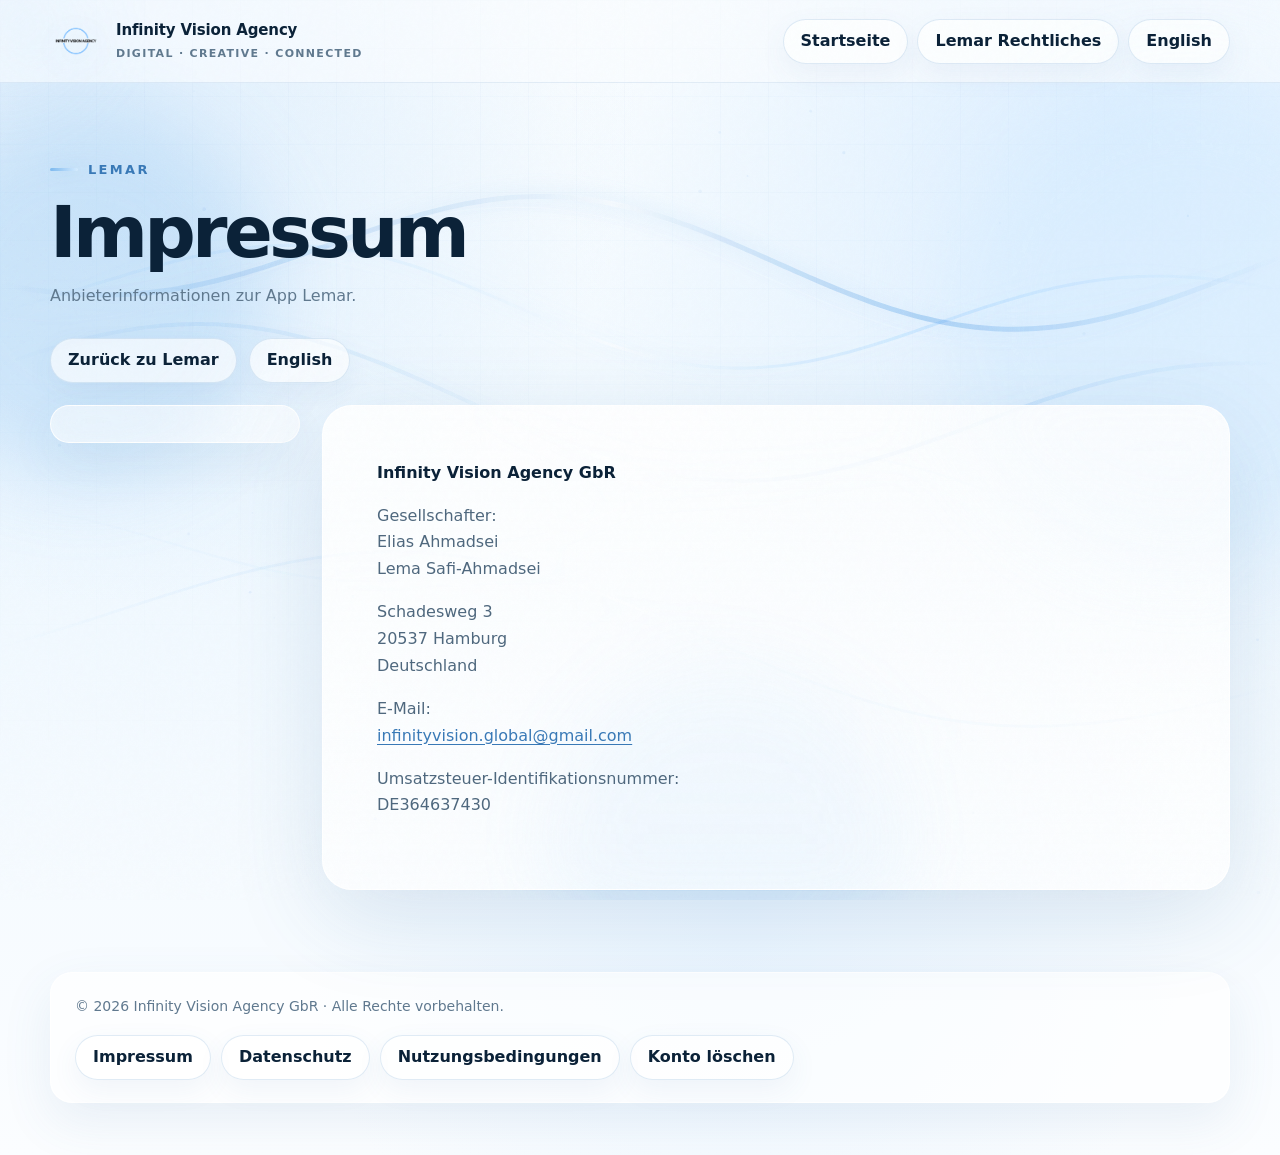
<file: de/impressum/index.html>
<!doctype html>
<html lang="de">
<head>
<meta charset="utf-8">
<meta name="viewport" content="width=device-width,initial-scale=1,viewport-fit=cover">
<meta name="robots" content="index,follow">

<meta name="description" content="Impressum der App Lemar.">
<meta name="theme-color" content="#f3f9ff">
<title>Impressum – Lemar</title>
<link rel="icon" href="/assets/infinity-vision-logo.png" type="image/png">
<link rel="stylesheet" href="/assets/style.css">
</head><body><header class="site-header">
<div class="shell header-inner">
<a class="brand-lockup" href="/">
<img class="brand-logo" src="/assets/infinity-vision-logo.png" alt="Infinity Vision Agency Logo">
<div class="brand-copy"><strong>Infinity Vision Agency</strong><span>Digital · Creative · Connected</span></div>
</a>
<div class="header-actions">
<a class="pill-link hide-mobile" href="/">Startseite</a>
<a class="pill-link hide-mobile" href="/de/">Lemar Rechtliches</a>
<a class="pill-link" href="/en/">English</a>
</div>
</div>
</header>
<main class="page-main">
<div class="document-title reveal">
<div class="lemar-mark">LEMAR</div>
<h1>Impressum</h1>
<p class="muted">Anbieterinformationen zur App Lemar.</p>
<div class="hero-actions"><a class="button" href="/de/">Zurück zu Lemar</a><a class="button" href="/en/legal-notice/">English</a></div>
</div>
<div class="legal-layout">
<aside class="toc reveal" aria-label="Table of contents"></aside>
<article class="legal-document reveal">
<p><strong>Infinity Vision Agency GbR</strong></p>
<p>Gesellschafter:<br/>Elias Ahmadsei<br/>Lema Safi-Ahmadsei</p>
<p>Schadesweg 3<br/>20537 Hamburg<br/>Deutschland</p>
<p>E-Mail:<br/><a href="mailto:infinityvision.global@gmail.com">infinityvision.global@gmail.com</a></p>
<p>Umsatzsteuer-Identifikationsnummer:<br/>DE364637430</p>
</article>
</div>
</main>
<footer class="site-footer"><div class="shell footer-panel reveal">
<div class="footer-note">© 2026 Infinity Vision Agency GbR · Alle Rechte vorbehalten.</div>
<div class="footer-links"><a class="pill-link" href="/de/impressum/">Impressum</a><a class="pill-link" href="/de/datenschutz/">Datenschutz</a><a class="pill-link" href="/de/nutzungsbedingungen/">Nutzungsbedingungen</a><a class="pill-link" href="/de/konto-loeschen/">Konto löschen</a></div>
</div></footer><script src="/assets/site.js" defer></script>
</body></html>
</file>
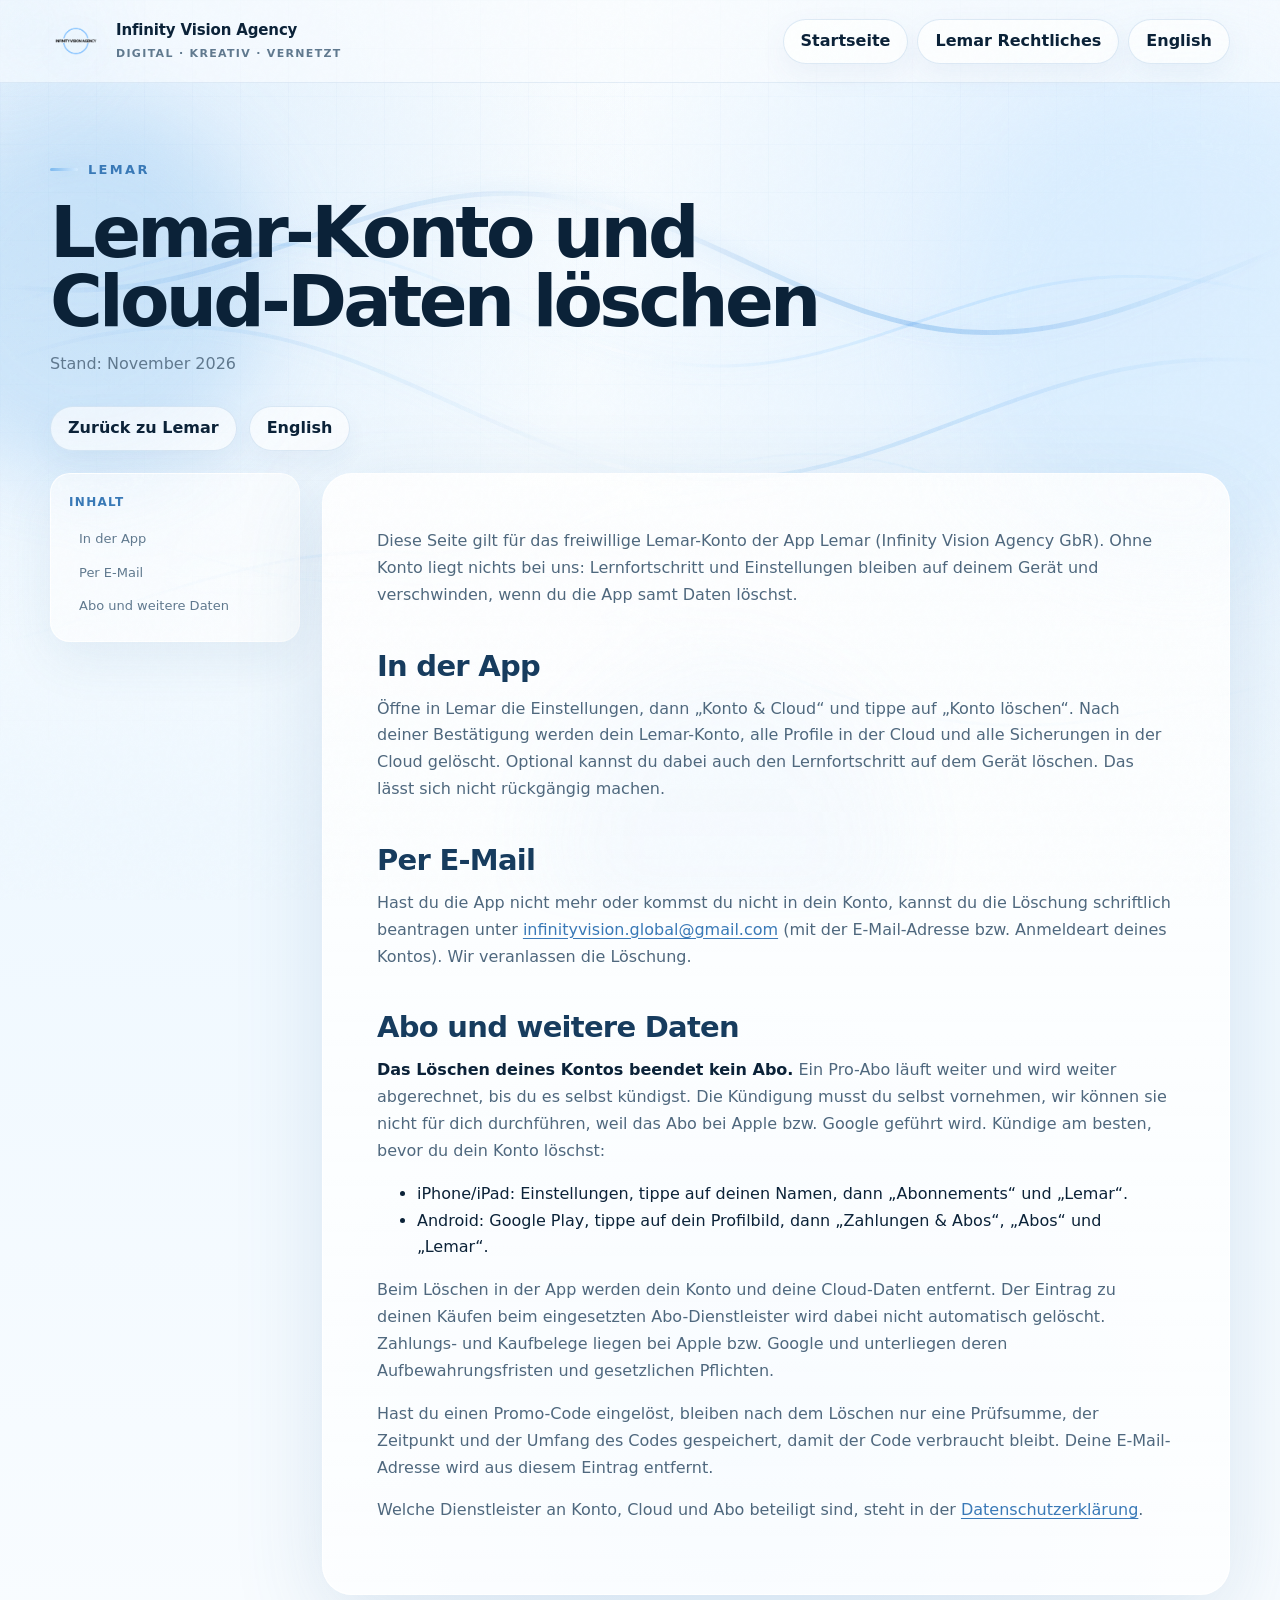
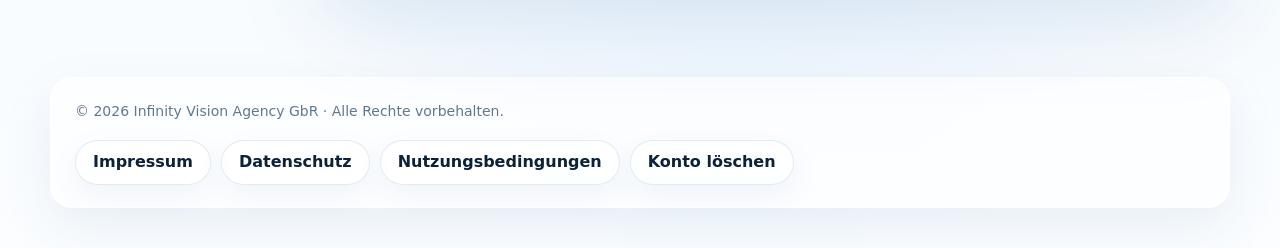
<file: de/konto-loeschen/index.html>
<!doctype html>
<html lang="de">
<head>
<meta charset="utf-8">
<meta name="viewport" content="width=device-width,initial-scale=1,viewport-fit=cover">
<meta name="robots" content="index,follow">
<meta name="description" content="Lemar-Konto und Cloud-Daten löschen.">
<meta name="theme-color" content="#f3f9ff">
<title>Lemar-Konto und Cloud-Daten löschen – Lemar</title>
<link rel="icon" href="/assets/infinity-vision-logo.png" type="image/png">
<link rel="stylesheet" href="/assets/style.css">
</head><body><header class="site-header">
<div class="shell header-inner">
<a class="brand-lockup" href="/">
<img class="brand-logo" src="/assets/infinity-vision-logo.png" alt="Infinity Vision Agency Logo">
<div class="brand-copy"><strong>Infinity Vision Agency</strong><span>Digital · Kreativ · Vernetzt</span></div>
</a>
<div class="header-actions">
<a class="pill-link hide-mobile" href="/">Startseite</a>
<a class="pill-link hide-mobile" href="/de/">Lemar Rechtliches</a>
<a class="pill-link" href="/en/delete-account/">English</a>
</div>
</div>
</header>
<main class="page-main">
<div class="document-title reveal">
<div class="lemar-mark">LEMAR</div>
<h1>Lemar-Konto und Cloud-Daten löschen</h1>
<p class="muted">Stand: November 2026</p>
<div class="hero-actions"><a class="button" href="/de/">Zurück zu Lemar</a><a class="button" href="/en/delete-account/">English</a></div>
</div>
<div class="legal-layout">
<aside class="toc reveal" aria-label="Inhaltsverzeichnis"></aside>
<article class="legal-document reveal">

<p>Diese Seite gilt für das freiwillige Lemar-Konto der App Lemar (Infinity Vision Agency GbR). Ohne Konto liegt nichts bei uns: Lernfortschritt und Einstellungen bleiben auf deinem Gerät und verschwinden, wenn du die App samt Daten löschst.</p>

<h2>In der App</h2>
<p>Öffne in Lemar die Einstellungen, dann „Konto &amp; Cloud“ und tippe auf „Konto löschen“. Nach deiner Bestätigung werden dein Lemar-Konto, alle Profile in der Cloud und alle Sicherungen in der Cloud gelöscht. Optional kannst du dabei auch den Lernfortschritt auf dem Gerät löschen. Das lässt sich nicht rückgängig machen.</p>

<h2>Per E-Mail</h2>
<p>Hast du die App nicht mehr oder kommst du nicht in dein Konto, kannst du die Löschung schriftlich beantragen unter <a href="mailto:infinityvision.global@gmail.com">infinityvision.global@gmail.com</a> (mit der E-Mail-Adresse bzw. Anmeldeart deines Kontos). Wir veranlassen die Löschung.</p>

<h2>Abo und weitere Daten</h2>
<p><strong>Das Löschen deines Kontos beendet kein Abo.</strong> Ein Pro-Abo läuft weiter und wird weiter abgerechnet, bis du es selbst kündigst. Die Kündigung musst du selbst vornehmen, wir können sie nicht für dich durchführen, weil das Abo bei Apple bzw. Google geführt wird. Kündige am besten, bevor du dein Konto löschst:</p>
<ul>
<li>iPhone/iPad: Einstellungen, tippe auf deinen Namen, dann „Abonnements“ und „Lemar“.</li>
<li>Android: Google Play, tippe auf dein Profilbild, dann „Zahlungen &amp; Abos“, „Abos“ und „Lemar“.</li>
</ul>
<p>Beim Löschen in der App werden dein Konto und deine Cloud-Daten entfernt. Der Eintrag zu deinen Käufen beim eingesetzten Abo-Dienstleister wird dabei nicht automatisch gelöscht. Zahlungs- und Kaufbelege liegen bei Apple bzw. Google und unterliegen deren Aufbewahrungsfristen und gesetzlichen Pflichten.</p>
<p>Hast du einen Promo-Code eingelöst, bleiben nach dem Löschen nur eine Prüfsumme, der Zeitpunkt und der Umfang des Codes gespeichert, damit der Code verbraucht bleibt. Deine E-Mail-Adresse wird aus diesem Eintrag entfernt.</p>
<p>Welche Dienstleister an Konto, Cloud und Abo beteiligt sind, steht in der <a href="https://infinityvisionglobal.github.io/de/datenschutz/">Datenschutzerklärung</a>.</p>


</article>
</div>
</main>
<footer class="site-footer"><div class="shell footer-panel reveal">
<div class="footer-note">© 2026 Infinity Vision Agency GbR · Alle Rechte vorbehalten.</div>
<div class="footer-links"><a class="pill-link" href="/de/impressum/">Impressum</a><a class="pill-link" href="/de/datenschutz/">Datenschutz</a><a class="pill-link" href="/de/nutzungsbedingungen/">Nutzungsbedingungen</a><a class="pill-link" href="/de/konto-loeschen/">Konto löschen</a></div>
</div></footer><script src="/assets/site.js" defer></script>
</body></html>
</file>
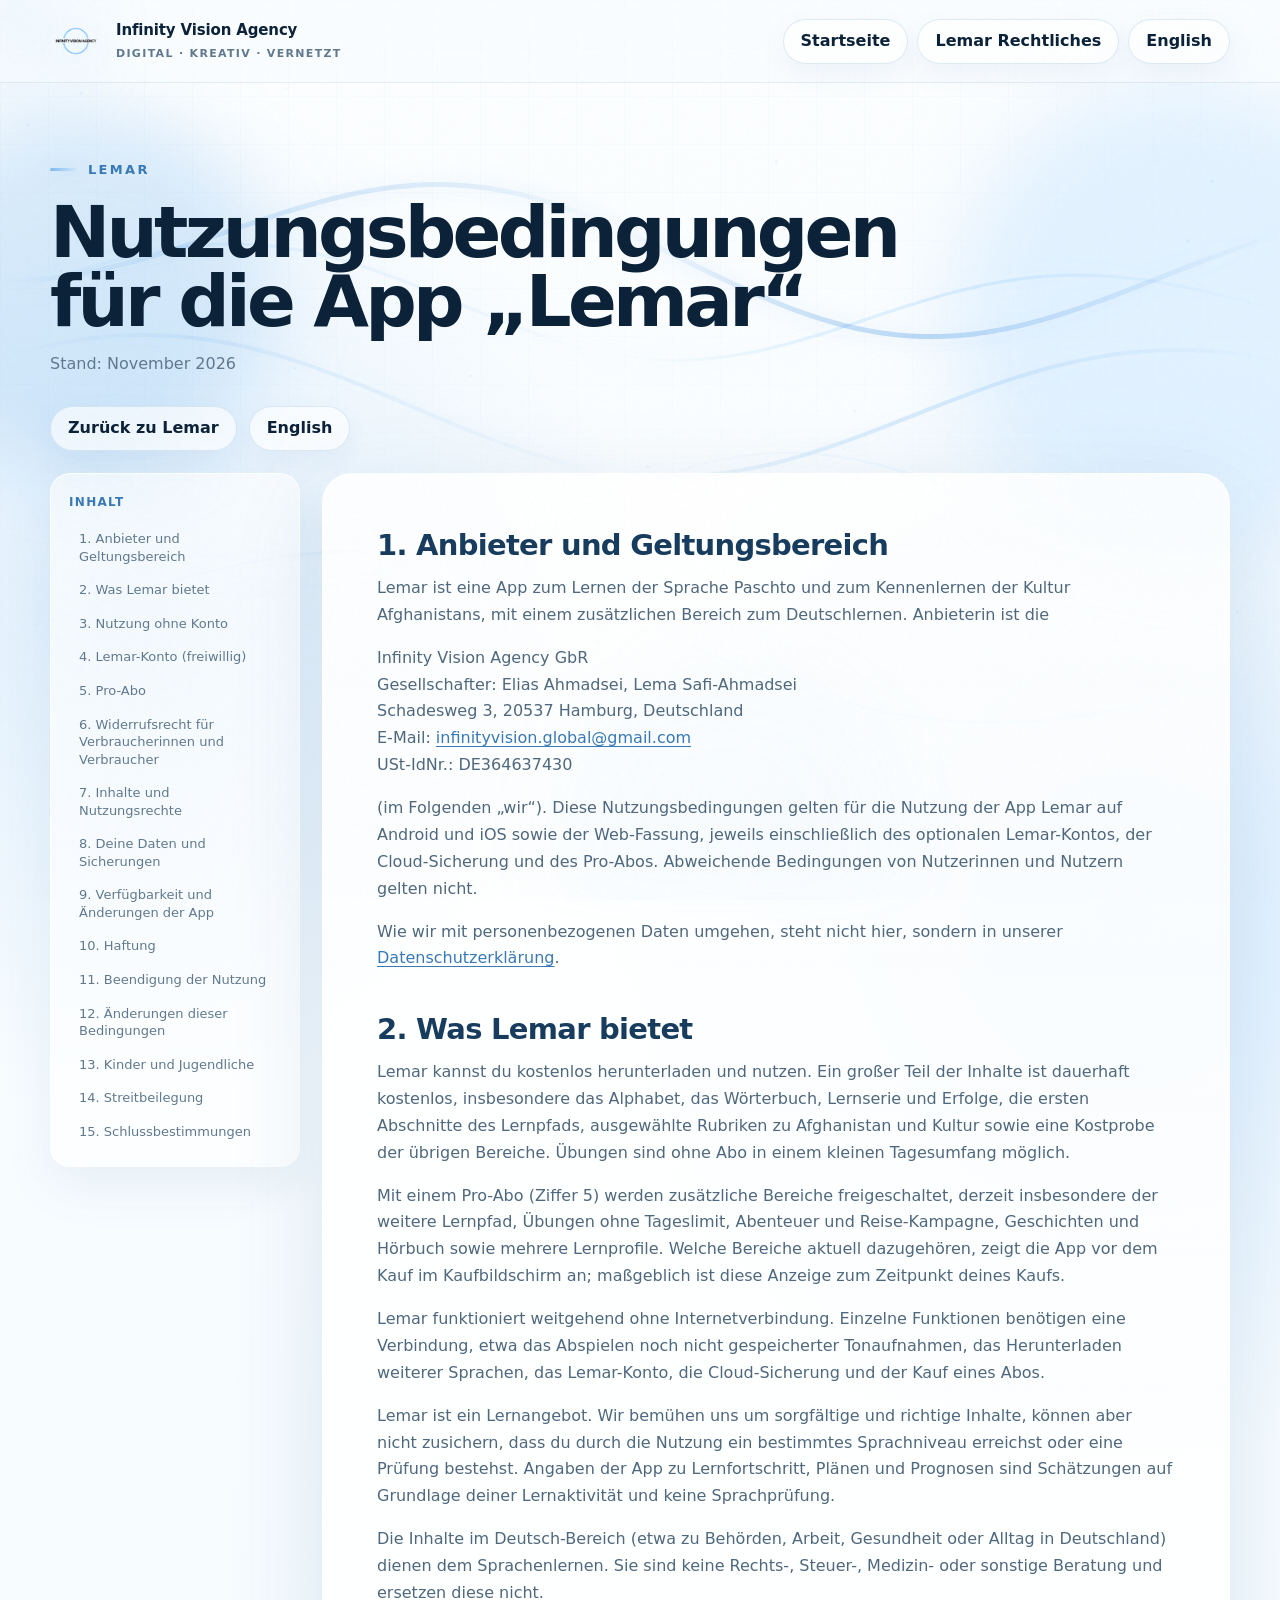
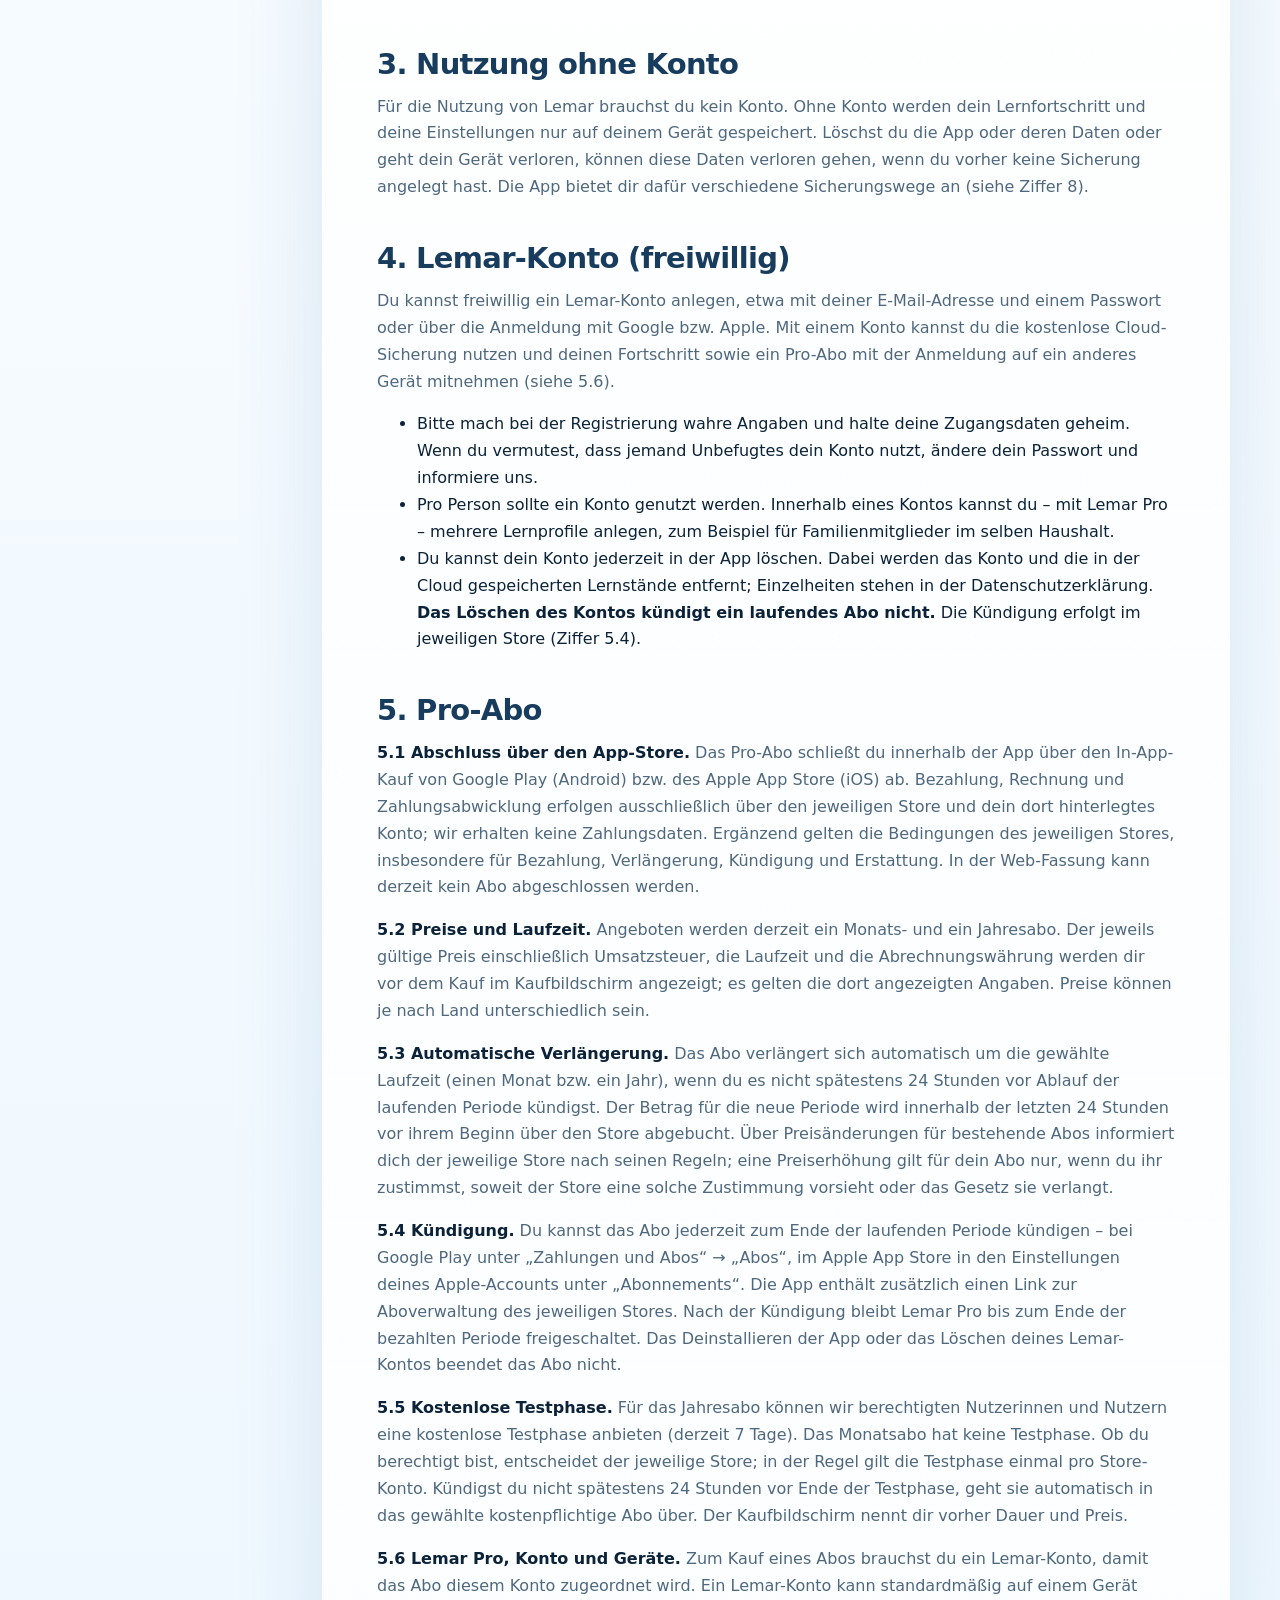
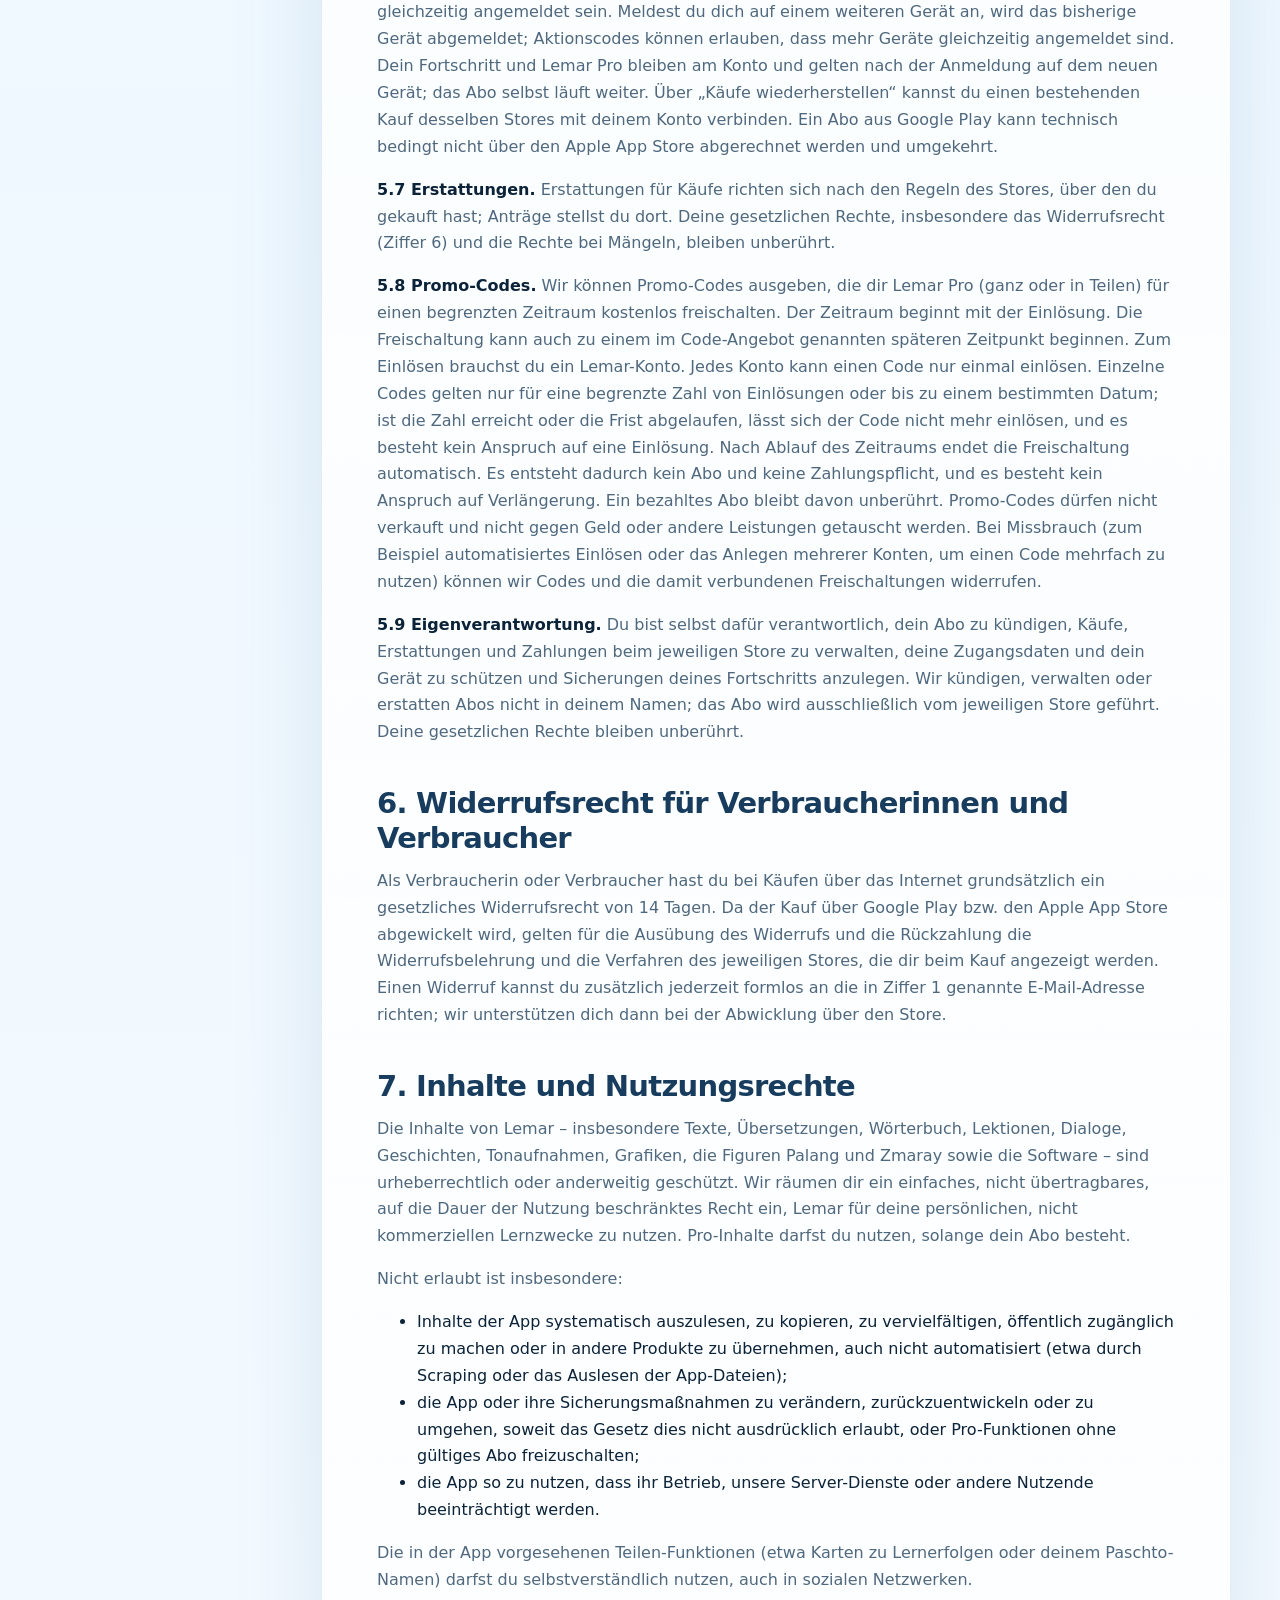
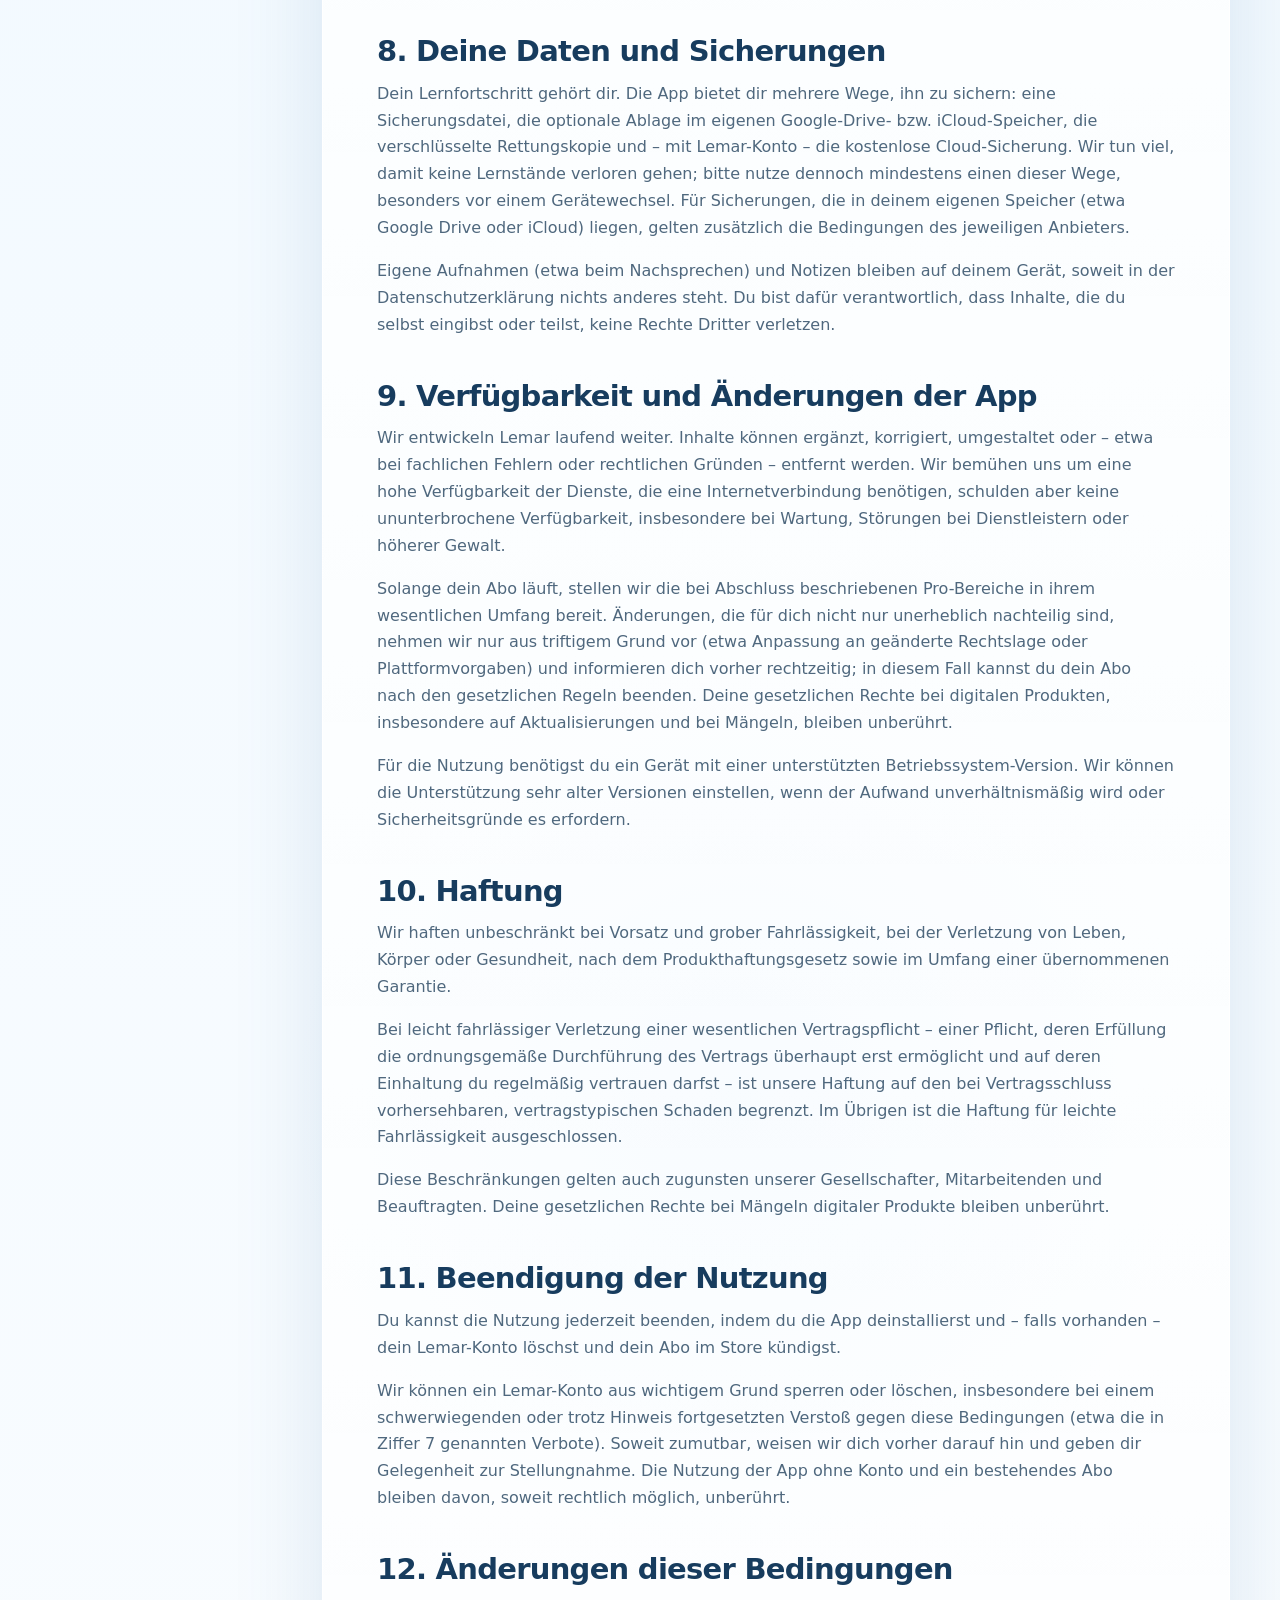
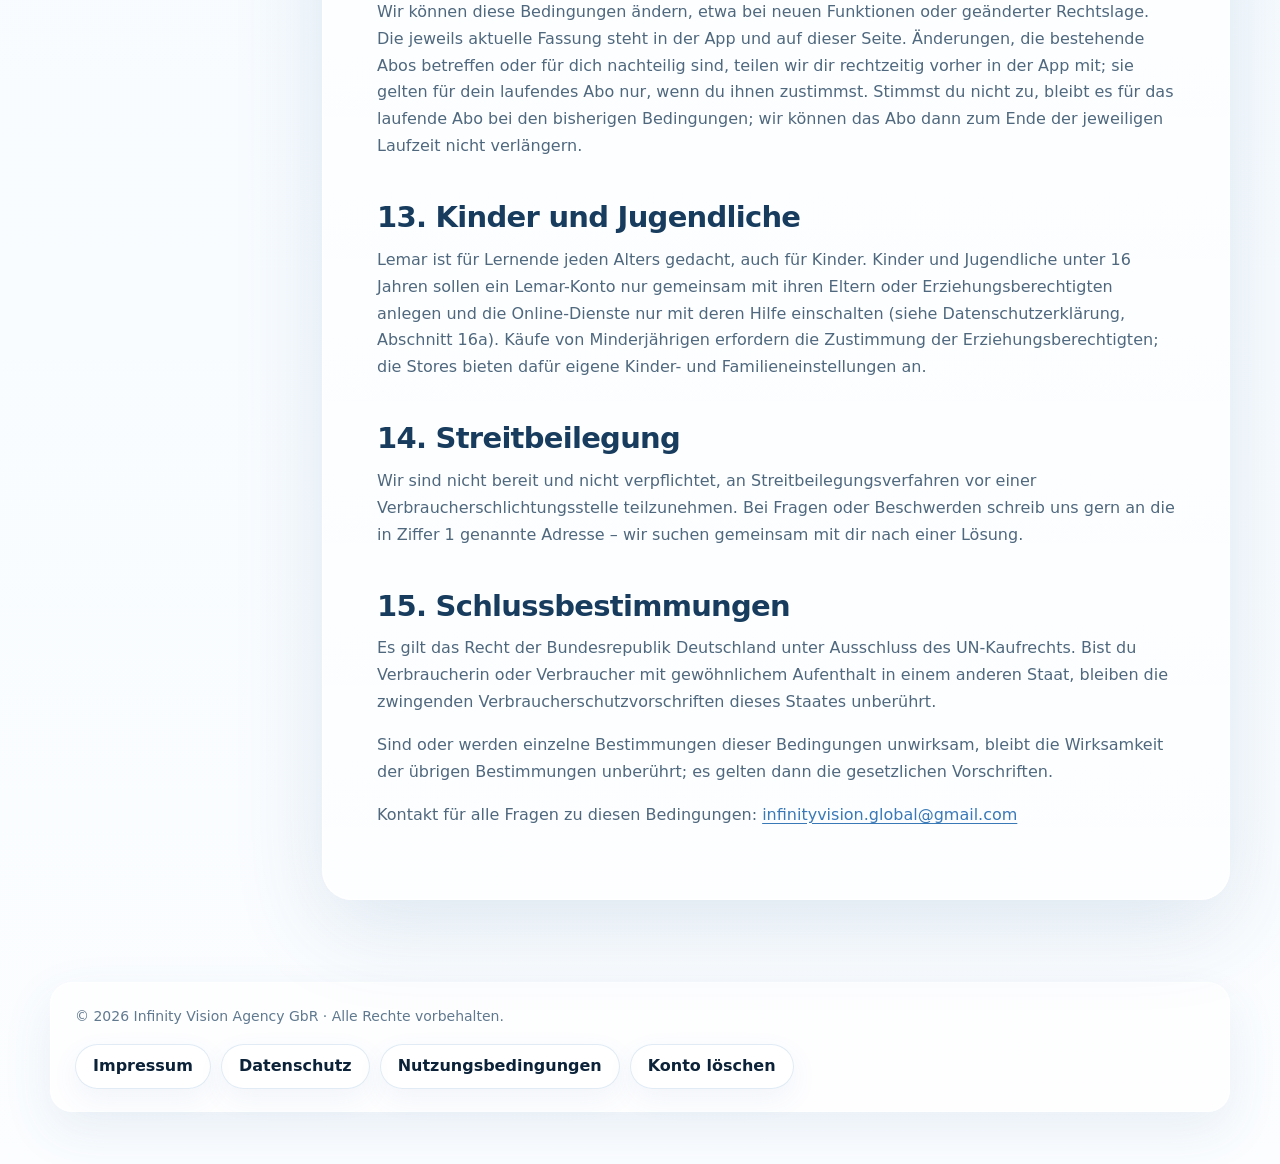
<file: de/nutzungsbedingungen/index.html>
<!doctype html>
<html lang="de">
<head>
<meta charset="utf-8">
<meta name="viewport" content="width=device-width,initial-scale=1,viewport-fit=cover">
<meta name="robots" content="index,follow">
<meta name="description" content="Nutzungsbedingungen für die App Lemar.">
<meta name="theme-color" content="#f3f9ff">
<title>Nutzungsbedingungen – Lemar</title>
<link rel="icon" href="/assets/infinity-vision-logo.png" type="image/png">
<link rel="stylesheet" href="/assets/style.css">
</head><body><header class="site-header">
<div class="shell header-inner">
<a class="brand-lockup" href="/">
<img class="brand-logo" src="/assets/infinity-vision-logo.png" alt="Infinity Vision Agency Logo">
<div class="brand-copy"><strong>Infinity Vision Agency</strong><span>Digital · Kreativ · Vernetzt</span></div>
</a>
<div class="header-actions">
<a class="pill-link hide-mobile" href="/">Startseite</a>
<a class="pill-link hide-mobile" href="/de/">Lemar Rechtliches</a>
<a class="pill-link" href="/en/terms/">English</a>
</div>
</div>
</header>
<main class="page-main">
<div class="document-title reveal">
<div class="lemar-mark">LEMAR</div>
<h1>Nutzungsbedingungen für die App „Lemar“</h1>
<p class="muted">Stand: November 2026</p>
<div class="hero-actions"><a class="button" href="/de/">Zurück zu Lemar</a><a class="button" href="/en/terms/">English</a></div>
</div>
<div class="legal-layout">
<aside class="toc reveal" aria-label="Inhaltsverzeichnis"></aside>
<article class="legal-document reveal">

<h2>1. Anbieter und Geltungsbereich</h2>
<p>Lemar ist eine App zum Lernen der Sprache Paschto und zum Kennenlernen der Kultur Afghanistans, mit einem zusätzlichen Bereich zum Deutschlernen. Anbieterin ist die</p>
<p>Infinity Vision Agency GbR<br>
Gesellschafter: Elias Ahmadsei, Lema Safi-Ahmadsei<br>
Schadesweg 3, 20537 Hamburg, Deutschland<br>
E-Mail: <a href="mailto:infinityvision.global@gmail.com">infinityvision.global@gmail.com</a><br>
USt-IdNr.: DE364637430</p>
<p>(im Folgenden „wir“). Diese Nutzungsbedingungen gelten für die Nutzung der App Lemar auf Android und iOS sowie der Web-Fassung, jeweils einschließlich des optionalen Lemar-Kontos, der Cloud-Sicherung und des Pro-Abos. Abweichende Bedingungen von Nutzerinnen und Nutzern gelten nicht.</p>
<p>Wie wir mit personenbezogenen Daten umgehen, steht nicht hier, sondern in unserer <a href="https://infinityvisionglobal.github.io/de/datenschutz/">Datenschutzerklärung</a>.</p>

<h2>2. Was Lemar bietet</h2>
<p>Lemar kannst du kostenlos herunterladen und nutzen. Ein großer Teil der Inhalte ist dauerhaft kostenlos, insbesondere das Alphabet, das Wörterbuch, Lernserie und Erfolge, die ersten Abschnitte des Lernpfads, ausgewählte Rubriken zu Afghanistan und Kultur sowie eine Kostprobe der übrigen Bereiche. Übungen sind ohne Abo in einem kleinen Tagesumfang möglich.</p>
<p>Mit einem Pro-Abo (Ziffer 5) werden zusätzliche Bereiche freigeschaltet, derzeit insbesondere der weitere Lernpfad, Übungen ohne Tageslimit, Abenteuer und Reise-Kampagne, Geschichten und Hörbuch sowie mehrere Lernprofile. Welche Bereiche aktuell dazugehören, zeigt die App vor dem Kauf im Kaufbildschirm an; maßgeblich ist diese Anzeige zum Zeitpunkt deines Kaufs.</p>
<p>Lemar funktioniert weitgehend ohne Internetverbindung. Einzelne Funktionen benötigen eine Verbindung, etwa das Abspielen noch nicht gespeicherter Tonaufnahmen, das Herunterladen weiterer Sprachen, das Lemar-Konto, die Cloud-Sicherung und der Kauf eines Abos.</p>
<p>Lemar ist ein Lernangebot. Wir bemühen uns um sorgfältige und richtige Inhalte, können aber nicht zusichern, dass du durch die Nutzung ein bestimmtes Sprachniveau erreichst oder eine Prüfung bestehst. Angaben der App zu Lernfortschritt, Plänen und Prognosen sind Schätzungen auf Grundlage deiner Lernaktivität und keine Sprachprüfung.</p>
<p>Die Inhalte im Deutsch-Bereich (etwa zu Behörden, Arbeit, Gesundheit oder Alltag in Deutschland) dienen dem Sprachenlernen. Sie sind keine Rechts-, Steuer-, Medizin- oder sonstige Beratung und ersetzen diese nicht.</p>

<h2>3. Nutzung ohne Konto</h2>
<p>Für die Nutzung von Lemar brauchst du kein Konto. Ohne Konto werden dein Lernfortschritt und deine Einstellungen nur auf deinem Gerät gespeichert. Löschst du die App oder deren Daten oder geht dein Gerät verloren, können diese Daten verloren gehen, wenn du vorher keine Sicherung angelegt hast. Die App bietet dir dafür verschiedene Sicherungswege an (siehe Ziffer 8).</p>

<h2>4. Lemar-Konto (freiwillig)</h2>
<p>Du kannst freiwillig ein Lemar-Konto anlegen, etwa mit deiner E-Mail-Adresse und einem Passwort oder über die Anmeldung mit Google bzw. Apple. Mit einem Konto kannst du die kostenlose Cloud-Sicherung nutzen und deinen Fortschritt sowie ein Pro-Abo mit der Anmeldung auf ein anderes Gerät mitnehmen (siehe 5.6).</p>
<ul>
<li>Bitte mach bei der Registrierung wahre Angaben und halte deine Zugangsdaten geheim. Wenn du vermutest, dass jemand Unbefugtes dein Konto nutzt, ändere dein Passwort und informiere uns.</li>
<li>Pro Person sollte ein Konto genutzt werden. Innerhalb eines Kontos kannst du – mit Lemar Pro – mehrere Lernprofile anlegen, zum Beispiel für Familienmitglieder im selben Haushalt.</li>
<li>Du kannst dein Konto jederzeit in der App löschen. Dabei werden das Konto und die in der Cloud gespeicherten Lernstände entfernt; Einzelheiten stehen in der Datenschutzerklärung. <strong>Das Löschen des Kontos kündigt ein laufendes Abo nicht.</strong> Die Kündigung erfolgt im jeweiligen Store (Ziffer 5.4).</li>
</ul>

<h2>5. Pro-Abo</h2>
<p><strong>5.1 Abschluss über den App-Store.</strong> Das Pro-Abo schließt du innerhalb der App über den In-App-Kauf von Google Play (Android) bzw. des Apple App Store (iOS) ab. Bezahlung, Rechnung und Zahlungsabwicklung erfolgen ausschließlich über den jeweiligen Store und dein dort hinterlegtes Konto; wir erhalten keine Zahlungsdaten. Ergänzend gelten die Bedingungen des jeweiligen Stores, insbesondere für Bezahlung, Verlängerung, Kündigung und Erstattung. In der Web-Fassung kann derzeit kein Abo abgeschlossen werden.</p>
<p><strong>5.2 Preise und Laufzeit.</strong> Angeboten werden derzeit ein Monats- und ein Jahresabo. Der jeweils gültige Preis einschließlich Umsatzsteuer, die Laufzeit und die Abrechnungswährung werden dir vor dem Kauf im Kaufbildschirm angezeigt; es gelten die dort angezeigten Angaben. Preise können je nach Land unterschiedlich sein.</p>
<p><strong>5.3 Automatische Verlängerung.</strong> Das Abo verlängert sich automatisch um die gewählte Laufzeit (einen Monat bzw. ein Jahr), wenn du es nicht spätestens 24 Stunden vor Ablauf der laufenden Periode kündigst. Der Betrag für die neue Periode wird innerhalb der letzten 24 Stunden vor ihrem Beginn über den Store abgebucht. Über Preisänderungen für bestehende Abos informiert dich der jeweilige Store nach seinen Regeln; eine Preiserhöhung gilt für dein Abo nur, wenn du ihr zustimmst, soweit der Store eine solche Zustimmung vorsieht oder das Gesetz sie verlangt.</p>
<p><strong>5.4 Kündigung.</strong> Du kannst das Abo jederzeit zum Ende der laufenden Periode kündigen – bei Google Play unter „Zahlungen und Abos“ → „Abos“, im Apple App Store in den Einstellungen deines Apple-Accounts unter „Abonnements“. Die App enthält zusätzlich einen Link zur Aboverwaltung des jeweiligen Stores. Nach der Kündigung bleibt Lemar Pro bis zum Ende der bezahlten Periode freigeschaltet. Das Deinstallieren der App oder das Löschen deines Lemar-Kontos beendet das Abo nicht.</p>
<p><strong>5.5 Kostenlose Testphase.</strong> Für das Jahresabo können wir berechtigten Nutzerinnen und Nutzern eine kostenlose Testphase anbieten (derzeit 7 Tage). Das Monatsabo hat keine Testphase. Ob du berechtigt bist, entscheidet der jeweilige Store; in der Regel gilt die Testphase einmal pro Store-Konto. Kündigst du nicht spätestens 24 Stunden vor Ende der Testphase, geht sie automatisch in das gewählte kostenpflichtige Abo über. Der Kaufbildschirm nennt dir vorher Dauer und Preis.</p>
<p><strong>5.6 Lemar Pro, Konto und Geräte.</strong> Zum Kauf eines Abos brauchst du ein Lemar-Konto, damit das Abo diesem Konto zugeordnet wird. Ein Lemar-Konto kann standardmäßig auf einem Gerät gleichzeitig angemeldet sein. Meldest du dich auf einem weiteren Gerät an, wird das bisherige Gerät abgemeldet; Aktionscodes können erlauben, dass mehr Geräte gleichzeitig angemeldet sind. Dein Fortschritt und Lemar Pro bleiben am Konto und gelten nach der Anmeldung auf dem neuen Gerät; das Abo selbst läuft weiter. Über „Käufe wiederherstellen“ kannst du einen bestehenden Kauf desselben Stores mit deinem Konto verbinden. Ein Abo aus Google Play kann technisch bedingt nicht über den Apple App Store abgerechnet werden und umgekehrt.</p>
<p><strong>5.7 Erstattungen.</strong> Erstattungen für Käufe richten sich nach den Regeln des Stores, über den du gekauft hast; Anträge stellst du dort. Deine gesetzlichen Rechte, insbesondere das Widerrufsrecht (Ziffer 6) und die Rechte bei Mängeln, bleiben unberührt.</p>
<p><strong>5.8 Promo-Codes.</strong> Wir können Promo-Codes ausgeben, die dir Lemar Pro (ganz oder in Teilen) für einen begrenzten Zeitraum kostenlos freischalten. Der Zeitraum beginnt mit der Einlösung. Die Freischaltung kann auch zu einem im Code-Angebot genannten späteren Zeitpunkt beginnen. Zum Einlösen brauchst du ein Lemar-Konto. Jedes Konto kann einen Code nur einmal einlösen. Einzelne Codes gelten nur für eine begrenzte Zahl von Einlösungen oder bis zu einem bestimmten Datum; ist die Zahl erreicht oder die Frist abgelaufen, lässt sich der Code nicht mehr einlösen, und es besteht kein Anspruch auf eine Einlösung. Nach Ablauf des Zeitraums endet die Freischaltung automatisch. Es entsteht dadurch kein Abo und keine Zahlungspflicht, und es besteht kein Anspruch auf Verlängerung. Ein bezahltes Abo bleibt davon unberührt. Promo-Codes dürfen nicht verkauft und nicht gegen Geld oder andere Leistungen getauscht werden. Bei Missbrauch (zum Beispiel automatisiertes Einlösen oder das Anlegen mehrerer Konten, um einen Code mehrfach zu nutzen) können wir Codes und die damit verbundenen Freischaltungen widerrufen.</p>
<p><strong>5.9 Eigenverantwortung.</strong> Du bist selbst dafür verantwortlich, dein Abo zu kündigen, Käufe, Erstattungen und Zahlungen beim jeweiligen Store zu verwalten, deine Zugangsdaten und dein Gerät zu schützen und Sicherungen deines Fortschritts anzulegen. Wir kündigen, verwalten oder erstatten Abos nicht in deinem Namen; das Abo wird ausschließlich vom jeweiligen Store geführt. Deine gesetzlichen Rechte bleiben unberührt.</p>

<h2>6. Widerrufsrecht für Verbraucherinnen und Verbraucher</h2>
<p>Als Verbraucherin oder Verbraucher hast du bei Käufen über das Internet grundsätzlich ein gesetzliches Widerrufsrecht von 14 Tagen. Da der Kauf über Google Play bzw. den Apple App Store abgewickelt wird, gelten für die Ausübung des Widerrufs und die Rückzahlung die Widerrufsbelehrung und die Verfahren des jeweiligen Stores, die dir beim Kauf angezeigt werden. Einen Widerruf kannst du zusätzlich jederzeit formlos an die in Ziffer 1 genannte E-Mail-Adresse richten; wir unterstützen dich dann bei der Abwicklung über den Store.</p>

<h2>7. Inhalte und Nutzungsrechte</h2>
<p>Die Inhalte von Lemar – insbesondere Texte, Übersetzungen, Wörterbuch, Lektionen, Dialoge, Geschichten, Tonaufnahmen, Grafiken, die Figuren Palang und Zmaray sowie die Software – sind urheberrechtlich oder anderweitig geschützt. Wir räumen dir ein einfaches, nicht übertragbares, auf die Dauer der Nutzung beschränktes Recht ein, Lemar für deine persönlichen, nicht kommerziellen Lernzwecke zu nutzen. Pro-Inhalte darfst du nutzen, solange dein Abo besteht.</p>
<p>Nicht erlaubt ist insbesondere:</p>
<ul>
<li>Inhalte der App systematisch auszulesen, zu kopieren, zu vervielfältigen, öffentlich zugänglich zu machen oder in andere Produkte zu übernehmen, auch nicht automatisiert (etwa durch Scraping oder das Auslesen der App-Dateien);</li>
<li>die App oder ihre Sicherungsmaßnahmen zu verändern, zurückzuentwickeln oder zu umgehen, soweit das Gesetz dies nicht ausdrücklich erlaubt, oder Pro-Funktionen ohne gültiges Abo freizuschalten;</li>
<li>die App so zu nutzen, dass ihr Betrieb, unsere Server-Dienste oder andere Nutzende beeinträchtigt werden.</li>
</ul>
<p>Die in der App vorgesehenen Teilen-Funktionen (etwa Karten zu Lernerfolgen oder deinem Paschto-Namen) darfst du selbstverständlich nutzen, auch in sozialen Netzwerken.</p>

<h2>8. Deine Daten und Sicherungen</h2>
<p>Dein Lernfortschritt gehört dir. Die App bietet dir mehrere Wege, ihn zu sichern: eine Sicherungsdatei, die optionale Ablage im eigenen Google-Drive- bzw. iCloud-Speicher, die verschlüsselte Rettungskopie und – mit Lemar-Konto – die kostenlose Cloud-Sicherung. Wir tun viel, damit keine Lernstände verloren gehen; bitte nutze dennoch mindestens einen dieser Wege, besonders vor einem Gerätewechsel. Für Sicherungen, die in deinem eigenen Speicher (etwa Google Drive oder iCloud) liegen, gelten zusätzlich die Bedingungen des jeweiligen Anbieters.</p>
<p>Eigene Aufnahmen (etwa beim Nachsprechen) und Notizen bleiben auf deinem Gerät, soweit in der Datenschutzerklärung nichts anderes steht. Du bist dafür verantwortlich, dass Inhalte, die du selbst eingibst oder teilst, keine Rechte Dritter verletzen.</p>

<h2>9. Verfügbarkeit und Änderungen der App</h2>
<p>Wir entwickeln Lemar laufend weiter. Inhalte können ergänzt, korrigiert, umgestaltet oder – etwa bei fachlichen Fehlern oder rechtlichen Gründen – entfernt werden. Wir bemühen uns um eine hohe Verfügbarkeit der Dienste, die eine Internetverbindung benötigen, schulden aber keine ununterbrochene Verfügbarkeit, insbesondere bei Wartung, Störungen bei Dienstleistern oder höherer Gewalt.</p>
<p>Solange dein Abo läuft, stellen wir die bei Abschluss beschriebenen Pro-Bereiche in ihrem wesentlichen Umfang bereit. Änderungen, die für dich nicht nur unerheblich nachteilig sind, nehmen wir nur aus triftigem Grund vor (etwa Anpassung an geänderte Rechtslage oder Plattformvorgaben) und informieren dich vorher rechtzeitig; in diesem Fall kannst du dein Abo nach den gesetzlichen Regeln beenden. Deine gesetzlichen Rechte bei digitalen Produkten, insbesondere auf Aktualisierungen und bei Mängeln, bleiben unberührt.</p>
<p>Für die Nutzung benötigst du ein Gerät mit einer unterstützten Betriebssystem-Version. Wir können die Unterstützung sehr alter Versionen einstellen, wenn der Aufwand unverhältnismäßig wird oder Sicherheitsgründe es erfordern.</p>

<h2>10. Haftung</h2>
<p>Wir haften unbeschränkt bei Vorsatz und grober Fahrlässigkeit, bei der Verletzung von Leben, Körper oder Gesundheit, nach dem Produkthaftungsgesetz sowie im Umfang einer übernommenen Garantie.</p>
<p>Bei leicht fahrlässiger Verletzung einer wesentlichen Vertragspflicht – einer Pflicht, deren Erfüllung die ordnungsgemäße Durchführung des Vertrags überhaupt erst ermöglicht und auf deren Einhaltung du regelmäßig vertrauen darfst – ist unsere Haftung auf den bei Vertragsschluss vorhersehbaren, vertragstypischen Schaden begrenzt. Im Übrigen ist die Haftung für leichte Fahrlässigkeit ausgeschlossen.</p>
<p>Diese Beschränkungen gelten auch zugunsten unserer Gesellschafter, Mitarbeitenden und Beauftragten. Deine gesetzlichen Rechte bei Mängeln digitaler Produkte bleiben unberührt.</p>

<h2>11. Beendigung der Nutzung</h2>
<p>Du kannst die Nutzung jederzeit beenden, indem du die App deinstallierst und – falls vorhanden – dein Lemar-Konto löschst und dein Abo im Store kündigst.</p>
<p>Wir können ein Lemar-Konto aus wichtigem Grund sperren oder löschen, insbesondere bei einem schwerwiegenden oder trotz Hinweis fortgesetzten Verstoß gegen diese Bedingungen (etwa die in Ziffer 7 genannten Verbote). Soweit zumutbar, weisen wir dich vorher darauf hin und geben dir Gelegenheit zur Stellungnahme. Die Nutzung der App ohne Konto und ein bestehendes Abo bleiben davon, soweit rechtlich möglich, unberührt.</p>

<h2>12. Änderungen dieser Bedingungen</h2>
<p>Wir können diese Bedingungen ändern, etwa bei neuen Funktionen oder geänderter Rechtslage. Die jeweils aktuelle Fassung steht in der App und auf dieser Seite. Änderungen, die bestehende Abos betreffen oder für dich nachteilig sind, teilen wir dir rechtzeitig vorher in der App mit; sie gelten für dein laufendes Abo nur, wenn du ihnen zustimmst. Stimmst du nicht zu, bleibt es für das laufende Abo bei den bisherigen Bedingungen; wir können das Abo dann zum Ende der jeweiligen Laufzeit nicht verlängern.</p>

<h2>13. Kinder und Jugendliche</h2>
<p>Lemar ist für Lernende jeden Alters gedacht, auch für Kinder. Kinder und Jugendliche unter 16 Jahren sollen ein Lemar-Konto nur gemeinsam mit ihren Eltern oder Erziehungsberechtigten anlegen und die Online-Dienste nur mit deren Hilfe einschalten (siehe Datenschutzerklärung, Abschnitt 16a). Käufe von Minderjährigen erfordern die Zustimmung der Erziehungsberechtigten; die Stores bieten dafür eigene Kinder- und Familieneinstellungen an.</p>

<h2>14. Streitbeilegung</h2>
<p>Wir sind nicht bereit und nicht verpflichtet, an Streitbeilegungsverfahren vor einer Verbraucherschlichtungsstelle teilzunehmen. Bei Fragen oder Beschwerden schreib uns gern an die in Ziffer 1 genannte Adresse – wir suchen gemeinsam mit dir nach einer Lösung.</p>

<h2>15. Schlussbestimmungen</h2>
<p>Es gilt das Recht der Bundesrepublik Deutschland unter Ausschluss des UN-Kaufrechts. Bist du Verbraucherin oder Verbraucher mit gewöhnlichem Aufenthalt in einem anderen Staat, bleiben die zwingenden Verbraucherschutzvorschriften dieses Staates unberührt.</p>
<p>Sind oder werden einzelne Bestimmungen dieser Bedingungen unwirksam, bleibt die Wirksamkeit der übrigen Bestimmungen unberührt; es gelten dann die gesetzlichen Vorschriften.</p>
<p>Kontakt für alle Fragen zu diesen Bedingungen: <a href="mailto:infinityvision.global@gmail.com">infinityvision.global@gmail.com</a></p>

</article>
</div>
</main>
<footer class="site-footer"><div class="shell footer-panel reveal">
<div class="footer-note">© 2026 Infinity Vision Agency GbR · Alle Rechte vorbehalten.</div>
<div class="footer-links"><a class="pill-link" href="/de/impressum/">Impressum</a><a class="pill-link" href="/de/datenschutz/">Datenschutz</a><a class="pill-link" href="/de/nutzungsbedingungen/">Nutzungsbedingungen</a><a class="pill-link" href="/de/konto-loeschen/">Konto löschen</a></div>
</div></footer><script src="/assets/site.js" defer></script>
</body></html>
</file>
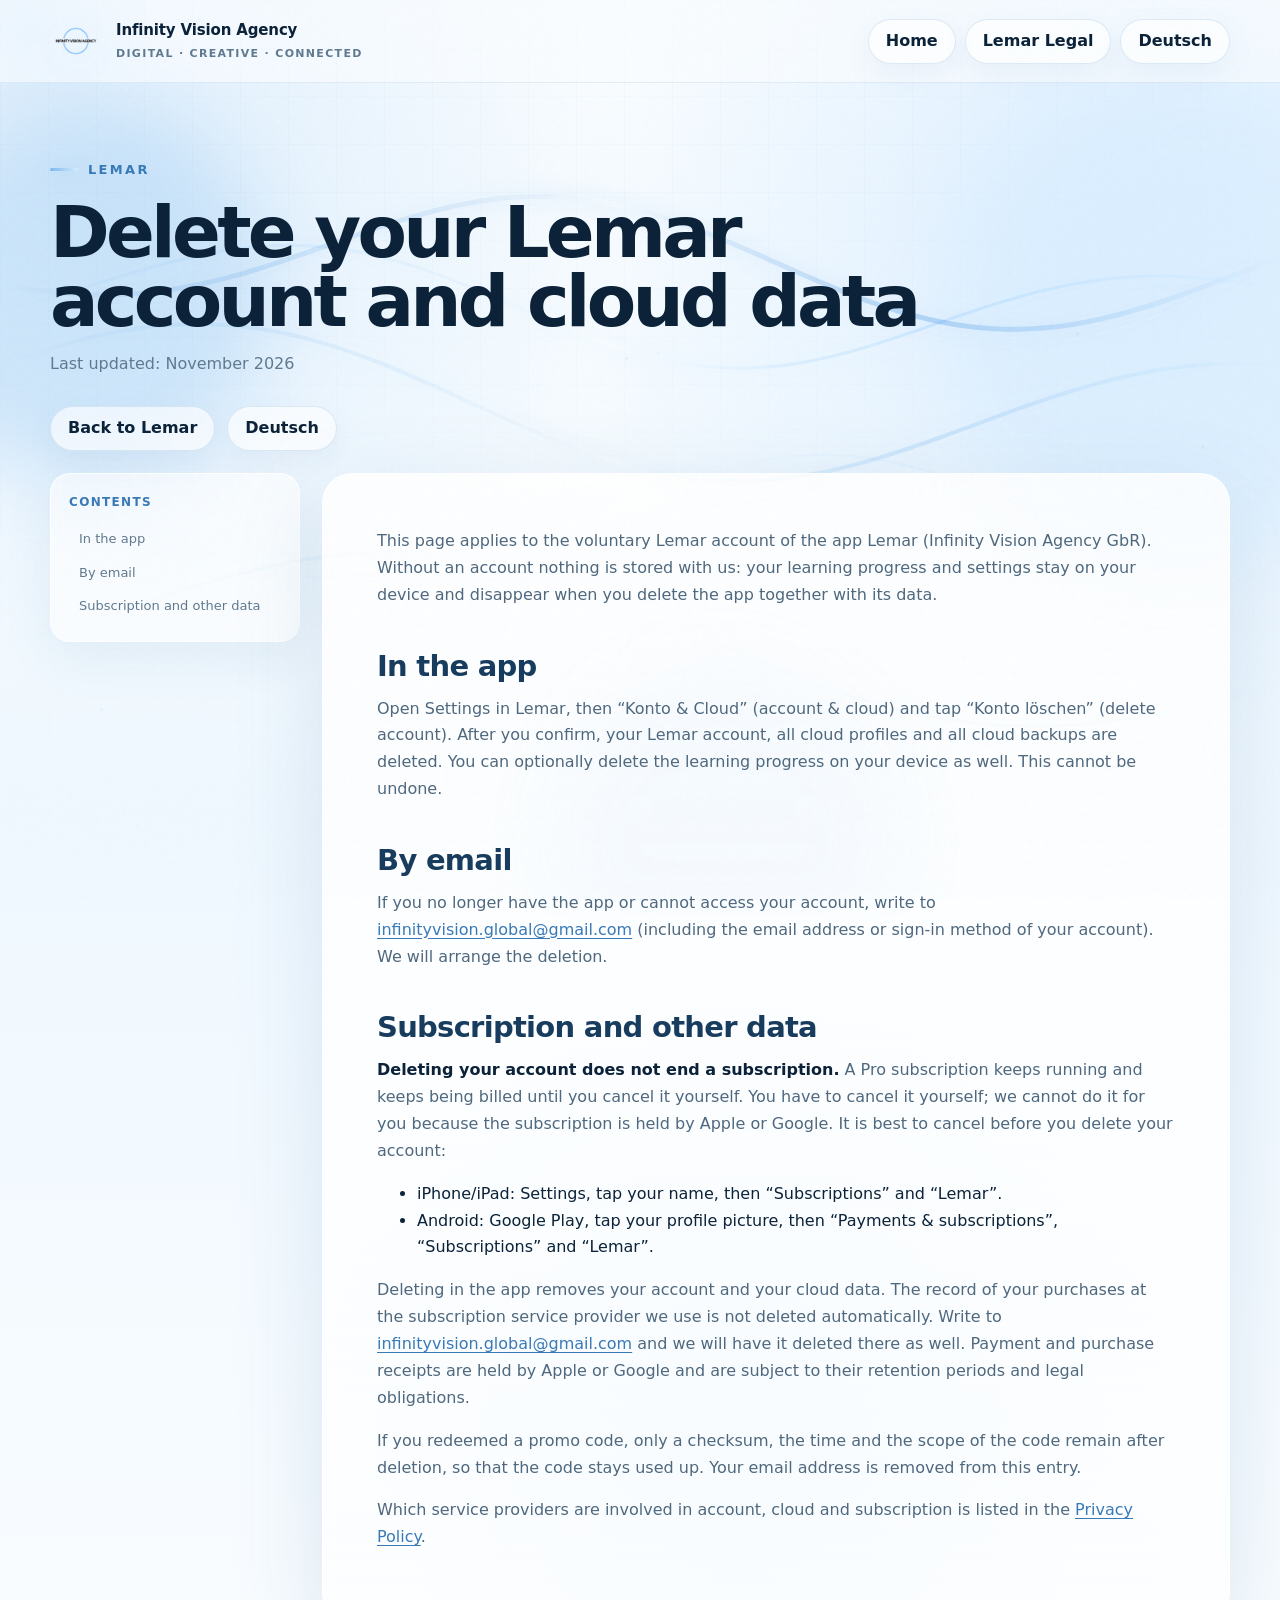
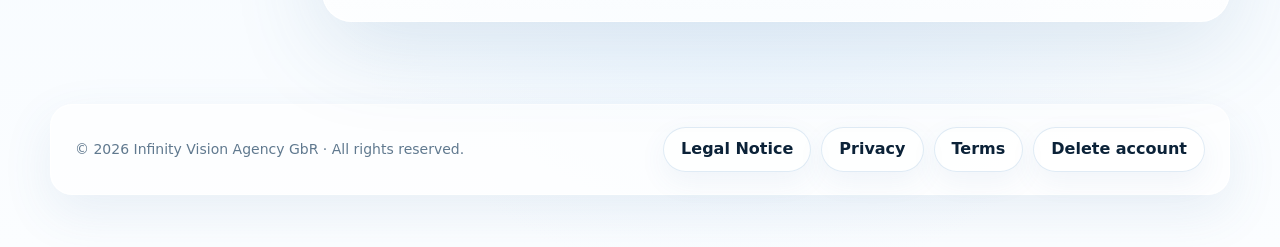
<file: en/delete-account/index.html>
<!doctype html>
<html lang="en">
<head>
<meta charset="utf-8">
<meta name="viewport" content="width=device-width,initial-scale=1,viewport-fit=cover">
<meta name="robots" content="index,follow">
<meta name="description" content="Delete your Lemar account and cloud data.">
<meta name="theme-color" content="#f3f9ff">
<title>Delete your Lemar account and cloud data – Lemar</title>
<link rel="icon" href="/assets/infinity-vision-logo.png" type="image/png">
<link rel="stylesheet" href="/assets/style.css">
</head><body><header class="site-header">
<div class="shell header-inner">
<a class="brand-lockup" href="/">
<img class="brand-logo" src="/assets/infinity-vision-logo.png" alt="Infinity Vision Agency Logo">
<div class="brand-copy"><strong>Infinity Vision Agency</strong><span>Digital · Creative · Connected</span></div>
</a>
<div class="header-actions">
<a class="pill-link hide-mobile" href="/">Home</a>
<a class="pill-link hide-mobile" href="/en/">Lemar Legal</a>
<a class="pill-link" href="/de/konto-loeschen/">Deutsch</a>
</div>
</div>
</header>
<main class="page-main">
<div class="document-title reveal">
<div class="lemar-mark">LEMAR</div>
<h1>Delete your Lemar account and cloud data</h1>
<p class="muted">Last updated: November 2026</p>
<div class="hero-actions"><a class="button" href="/en/">Back to Lemar</a><a class="button" href="/de/konto-loeschen/">Deutsch</a></div>
</div>
<div class="legal-layout">
<aside class="toc reveal" aria-label="Table of contents"></aside>
<article class="legal-document">

<p>This page applies to the voluntary Lemar account of the app Lemar (Infinity Vision Agency GbR). Without an account nothing is stored with us: your learning progress and settings stay on your device and disappear when you delete the app together with its data.</p>
<h2>In the app</h2>
<p>Open Settings in Lemar, then “Konto &amp; Cloud” (account &amp; cloud) and tap “Konto löschen” (delete account). After you confirm, your Lemar account, all cloud profiles and all cloud backups are deleted. You can optionally delete the learning progress on your device as well. This cannot be undone.</p>
<h2>By email</h2>
<p>If you no longer have the app or cannot access your account, write to <a href="mailto:infinityvision.global@gmail.com">infinityvision.global@gmail.com</a> (including the email address or sign-in method of your account). We will arrange the deletion.</p>
<h2>Subscription and other data</h2>
<p><strong>Deleting your account does not end a subscription.</strong> A Pro subscription keeps running and keeps being billed until you cancel it yourself. You have to cancel it yourself; we cannot do it for you because the subscription is held by Apple or Google. It is best to cancel before you delete your account:</p>
<ul>
<li>iPhone/iPad: Settings, tap your name, then “Subscriptions” and “Lemar”.</li>
<li>Android: Google Play, tap your profile picture, then “Payments &amp; subscriptions”, “Subscriptions” and “Lemar”.</li>
</ul>
<p>Deleting in the app removes your account and your cloud data. The record of your purchases at the subscription service provider we use is not deleted automatically. Write to <a href="mailto:infinityvision.global@gmail.com">infinityvision.global@gmail.com</a> and we will have it deleted there as well. Payment and purchase receipts are held by Apple or Google and are subject to their retention periods and legal obligations.</p>
<p>If you redeemed a promo code, only a checksum, the time and the scope of the code remain after deletion, so that the code stays used up. Your email address is removed from this entry.</p>
<p>Which service providers are involved in account, cloud and subscription is listed in the <a href="https://infinityvisionglobal.github.io/en/privacy/">Privacy Policy</a>.</p>


</article>
</div>
</main>
<footer class="site-footer"><div class="shell footer-panel reveal">
<div class="footer-note">© 2026 Infinity Vision Agency GbR · All rights reserved.</div>
<div class="footer-links"><a class="pill-link" href="/en/legal-notice/">Legal Notice</a><a class="pill-link" href="/en/privacy/">Privacy</a><a class="pill-link" href="/en/terms/">Terms</a><a class="pill-link" href="/en/delete-account/">Delete account</a></div>
</div></footer><script src="/assets/site.js" defer></script>
</body></html>
</file>
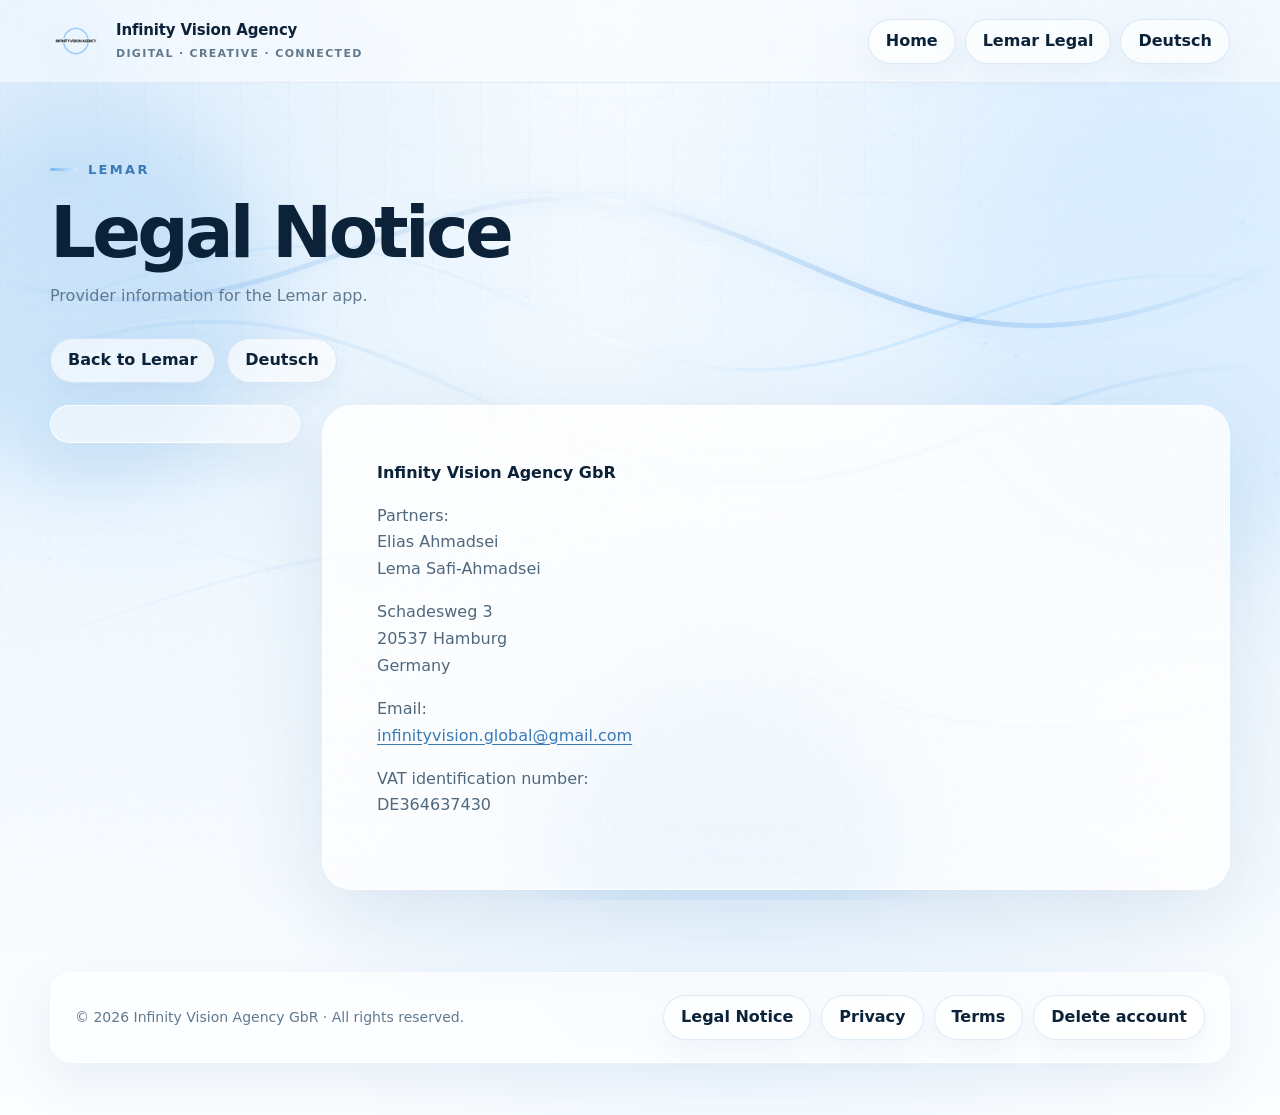
<file: en/legal-notice/index.html>
<!doctype html>
<html lang="en">
<head>
<meta charset="utf-8">
<meta name="viewport" content="width=device-width,initial-scale=1,viewport-fit=cover">
<meta name="robots" content="index,follow">

<meta name="description" content="Provider information for the Lemar app.">
<meta name="theme-color" content="#f3f9ff">
<title>Legal Notice – Lemar</title>
<link rel="icon" href="/assets/infinity-vision-logo.png" type="image/png">
<link rel="stylesheet" href="/assets/style.css">
</head><body><header class="site-header">
<div class="shell header-inner">
<a class="brand-lockup" href="/">
<img class="brand-logo" src="/assets/infinity-vision-logo.png" alt="Infinity Vision Agency Logo">
<div class="brand-copy"><strong>Infinity Vision Agency</strong><span>Digital · Creative · Connected</span></div>
</a>
<div class="header-actions">
<a class="pill-link hide-mobile" href="/">Home</a>
<a class="pill-link hide-mobile" href="/en/">Lemar Legal</a>
<a class="pill-link" href="/de/">Deutsch</a>
</div>
</div>
</header>
<main class="page-main">
<div class="document-title reveal">
<div class="lemar-mark">LEMAR</div>
<h1>Legal Notice</h1>
<p class="muted">Provider information for the Lemar app.</p>
<div class="hero-actions"><a class="button" href="/en/">Back to Lemar</a><a class="button" href="/de/impressum/">Deutsch</a></div>
</div>
<div class="legal-layout">
<aside class="toc reveal" aria-label="Table of contents"></aside>
<article class="legal-document reveal">
<p><strong>Infinity Vision Agency GbR</strong></p>
<p>Partners:<br/>Elias Ahmadsei<br/>Lema Safi-Ahmadsei</p>
<p>Schadesweg 3<br/>20537 Hamburg<br/>Germany</p>
<p>Email:<br/><a href="mailto:infinityvision.global@gmail.com">infinityvision.global@gmail.com</a></p>
<p>VAT identification number:<br/>DE364637430</p>
</article>
</div>
</main>
<footer class="site-footer"><div class="shell footer-panel reveal">
<div class="footer-note">© 2026 Infinity Vision Agency GbR · All rights reserved.</div>
<div class="footer-links"><a class="pill-link" href="/en/legal-notice/">Legal Notice</a><a class="pill-link" href="/en/privacy/">Privacy</a><a class="pill-link" href="/en/terms/">Terms</a><a class="pill-link" href="/en/delete-account/">Delete account</a></div>
</div></footer><script src="/assets/site.js" defer></script>
</body></html>
</file>
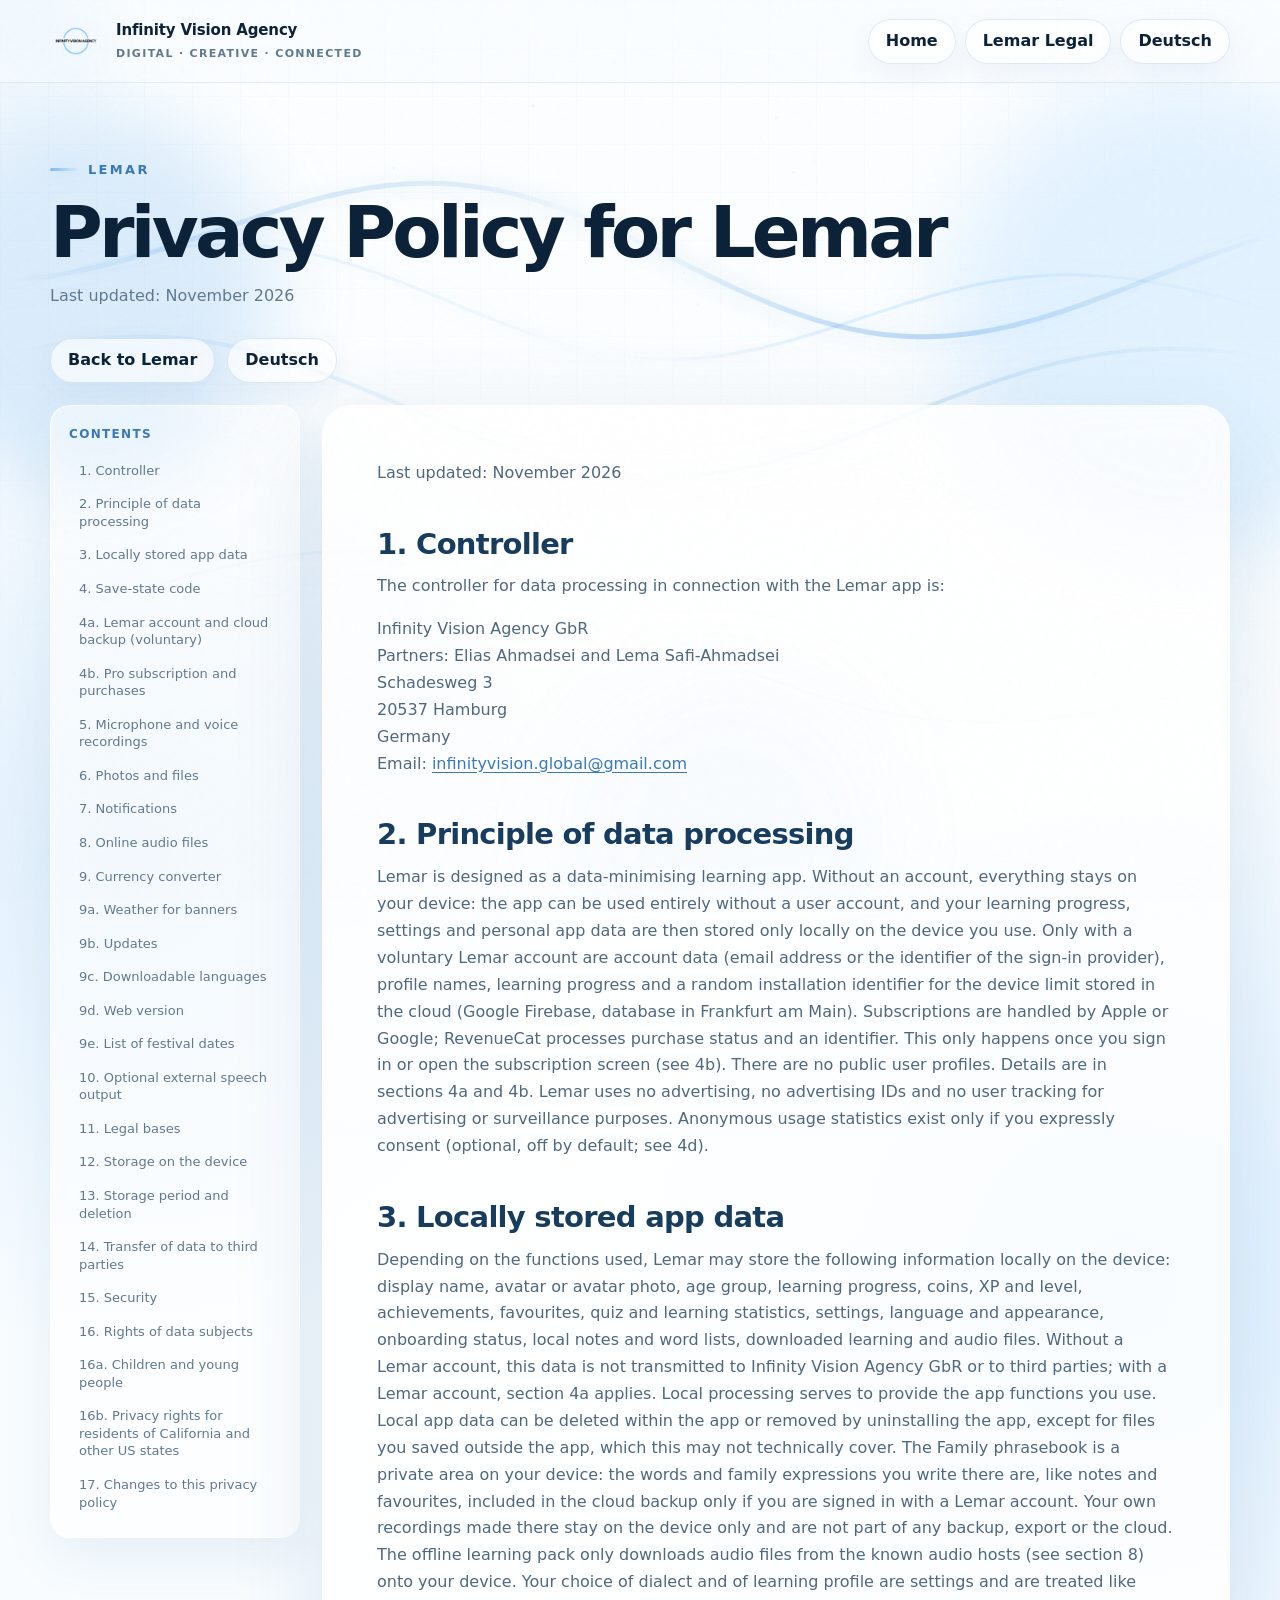
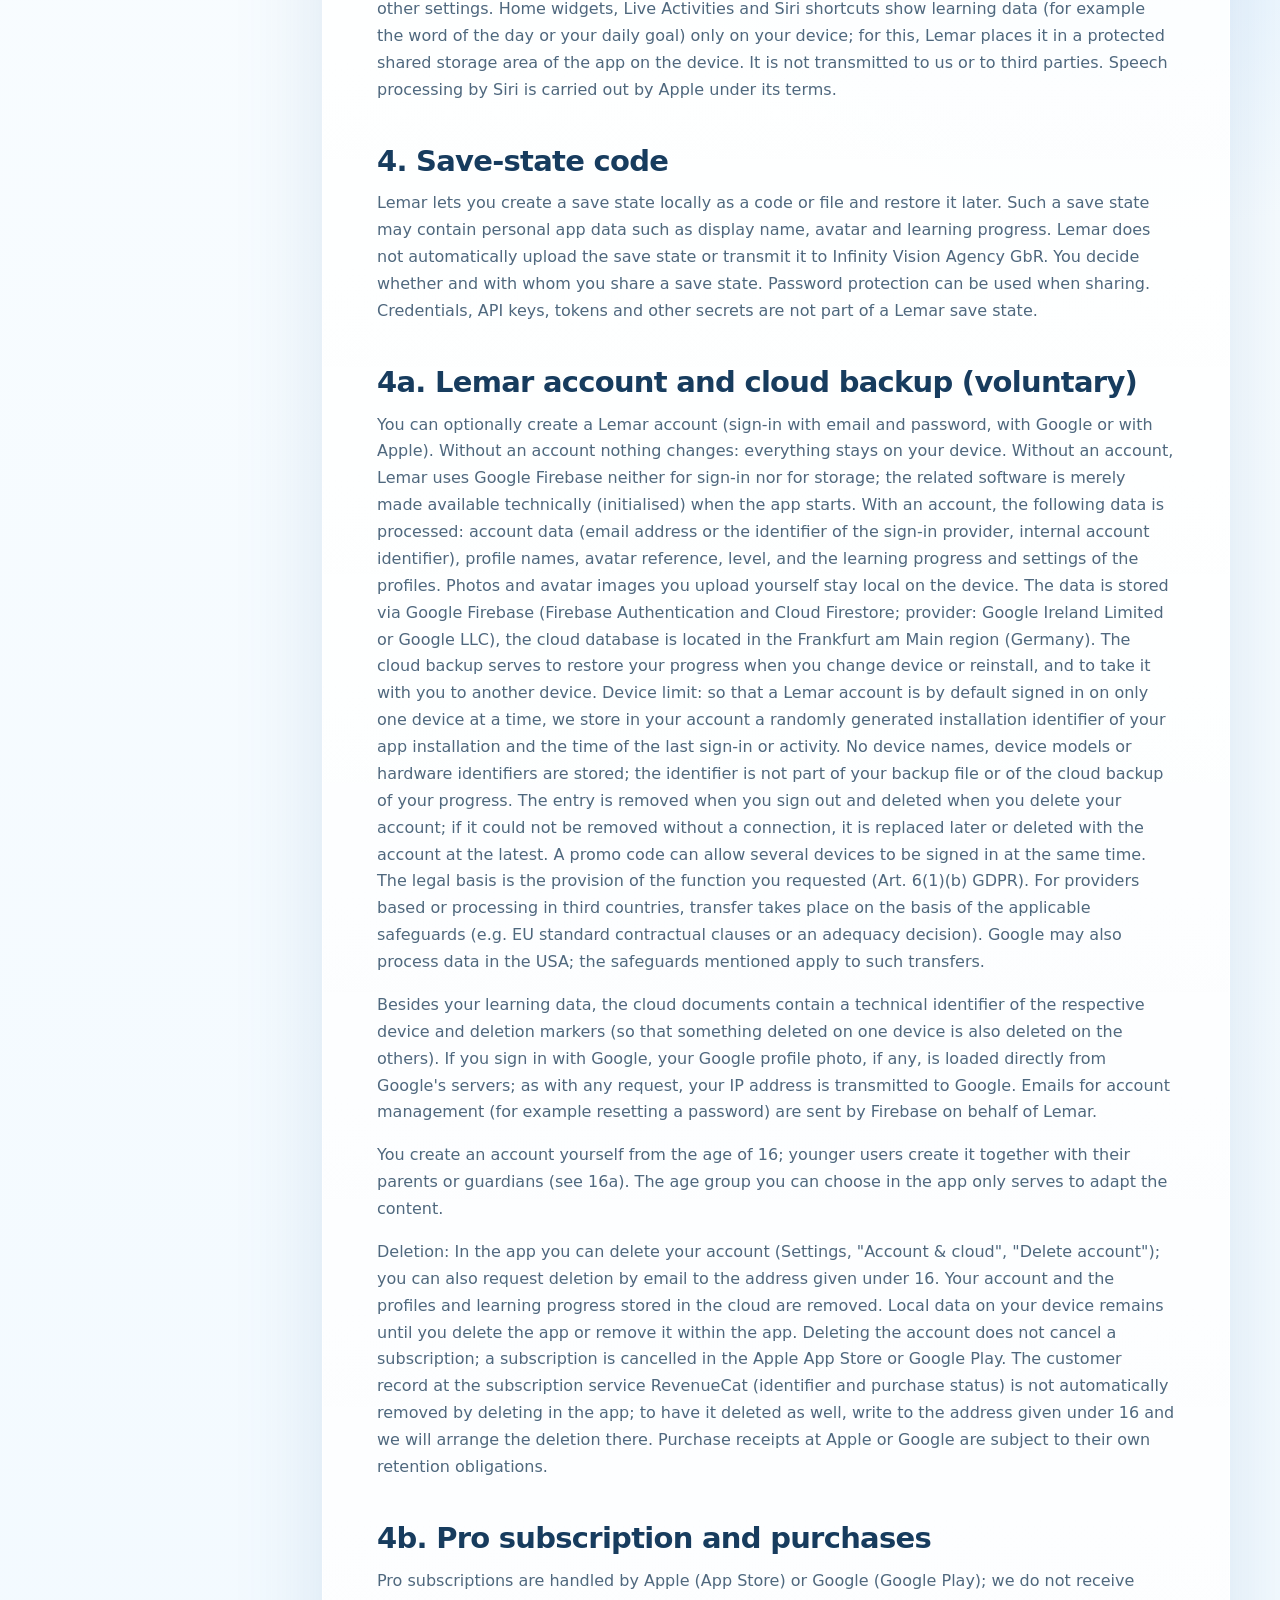
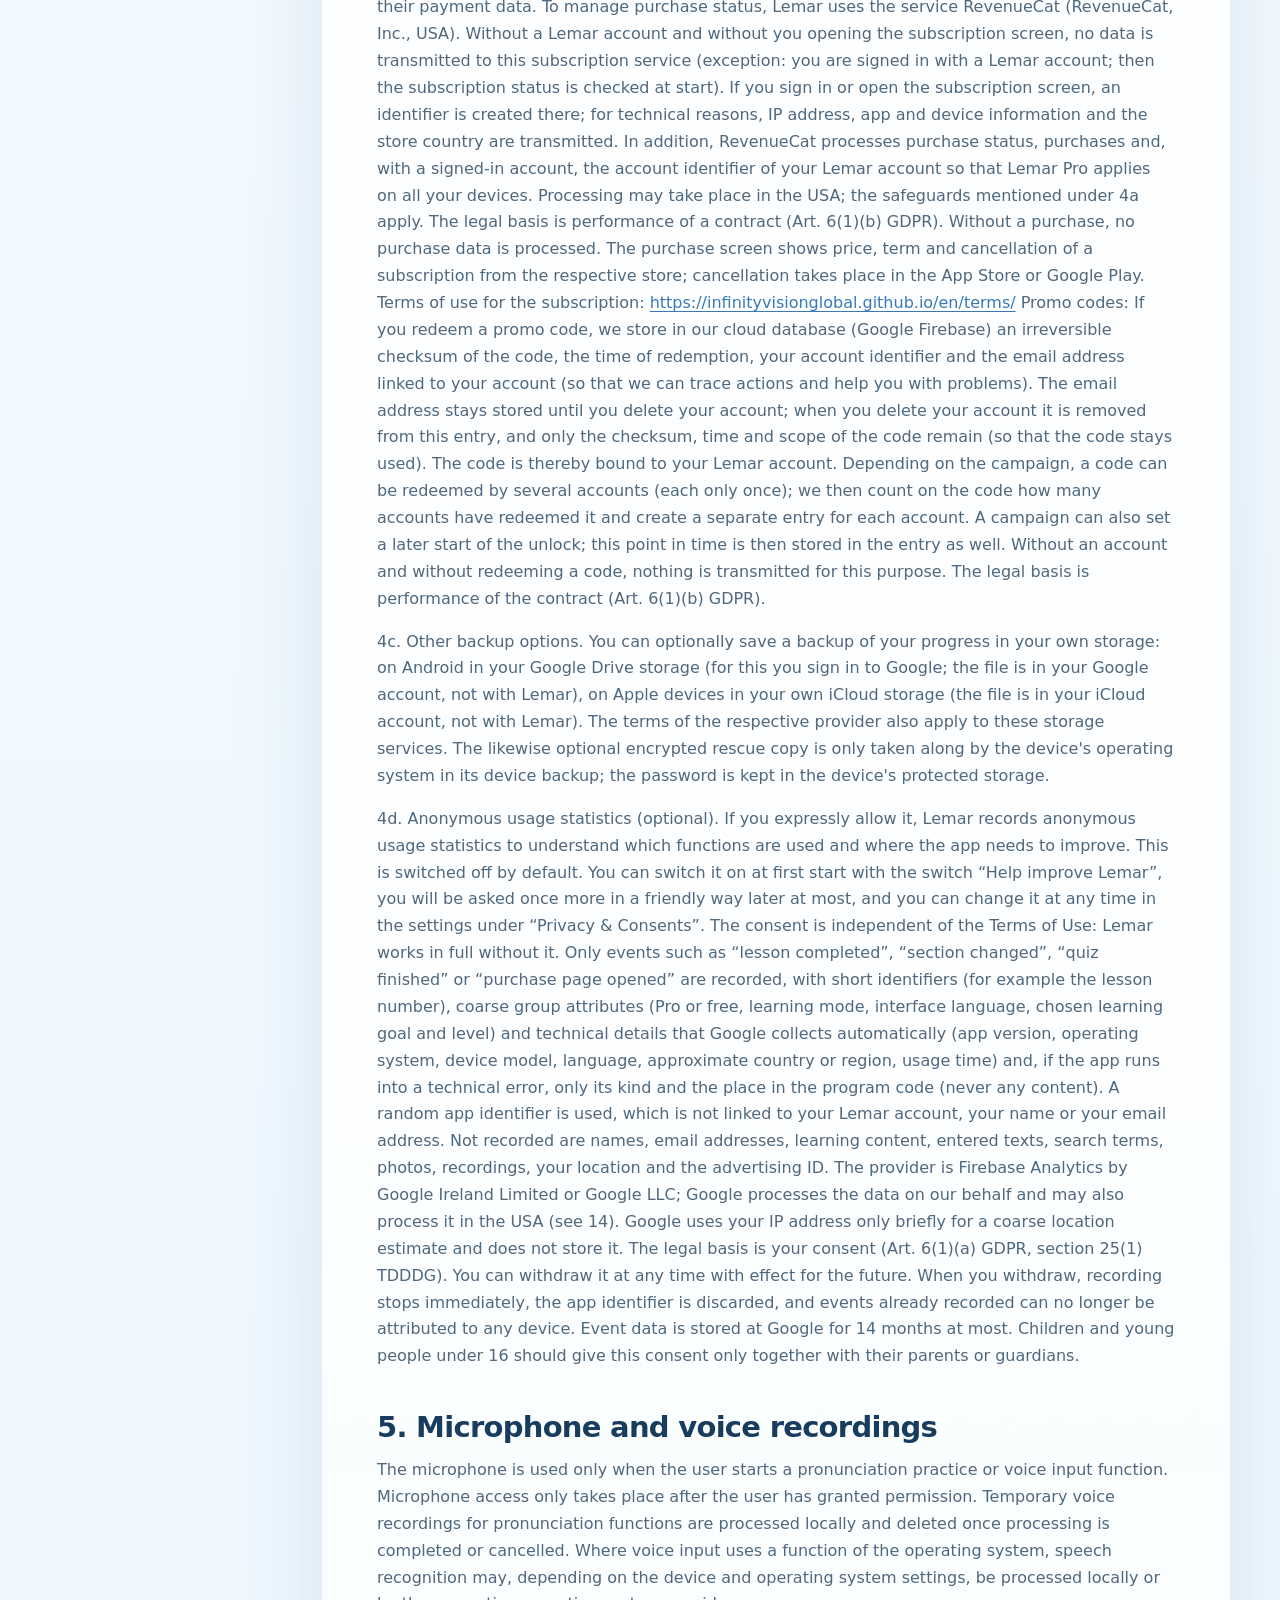
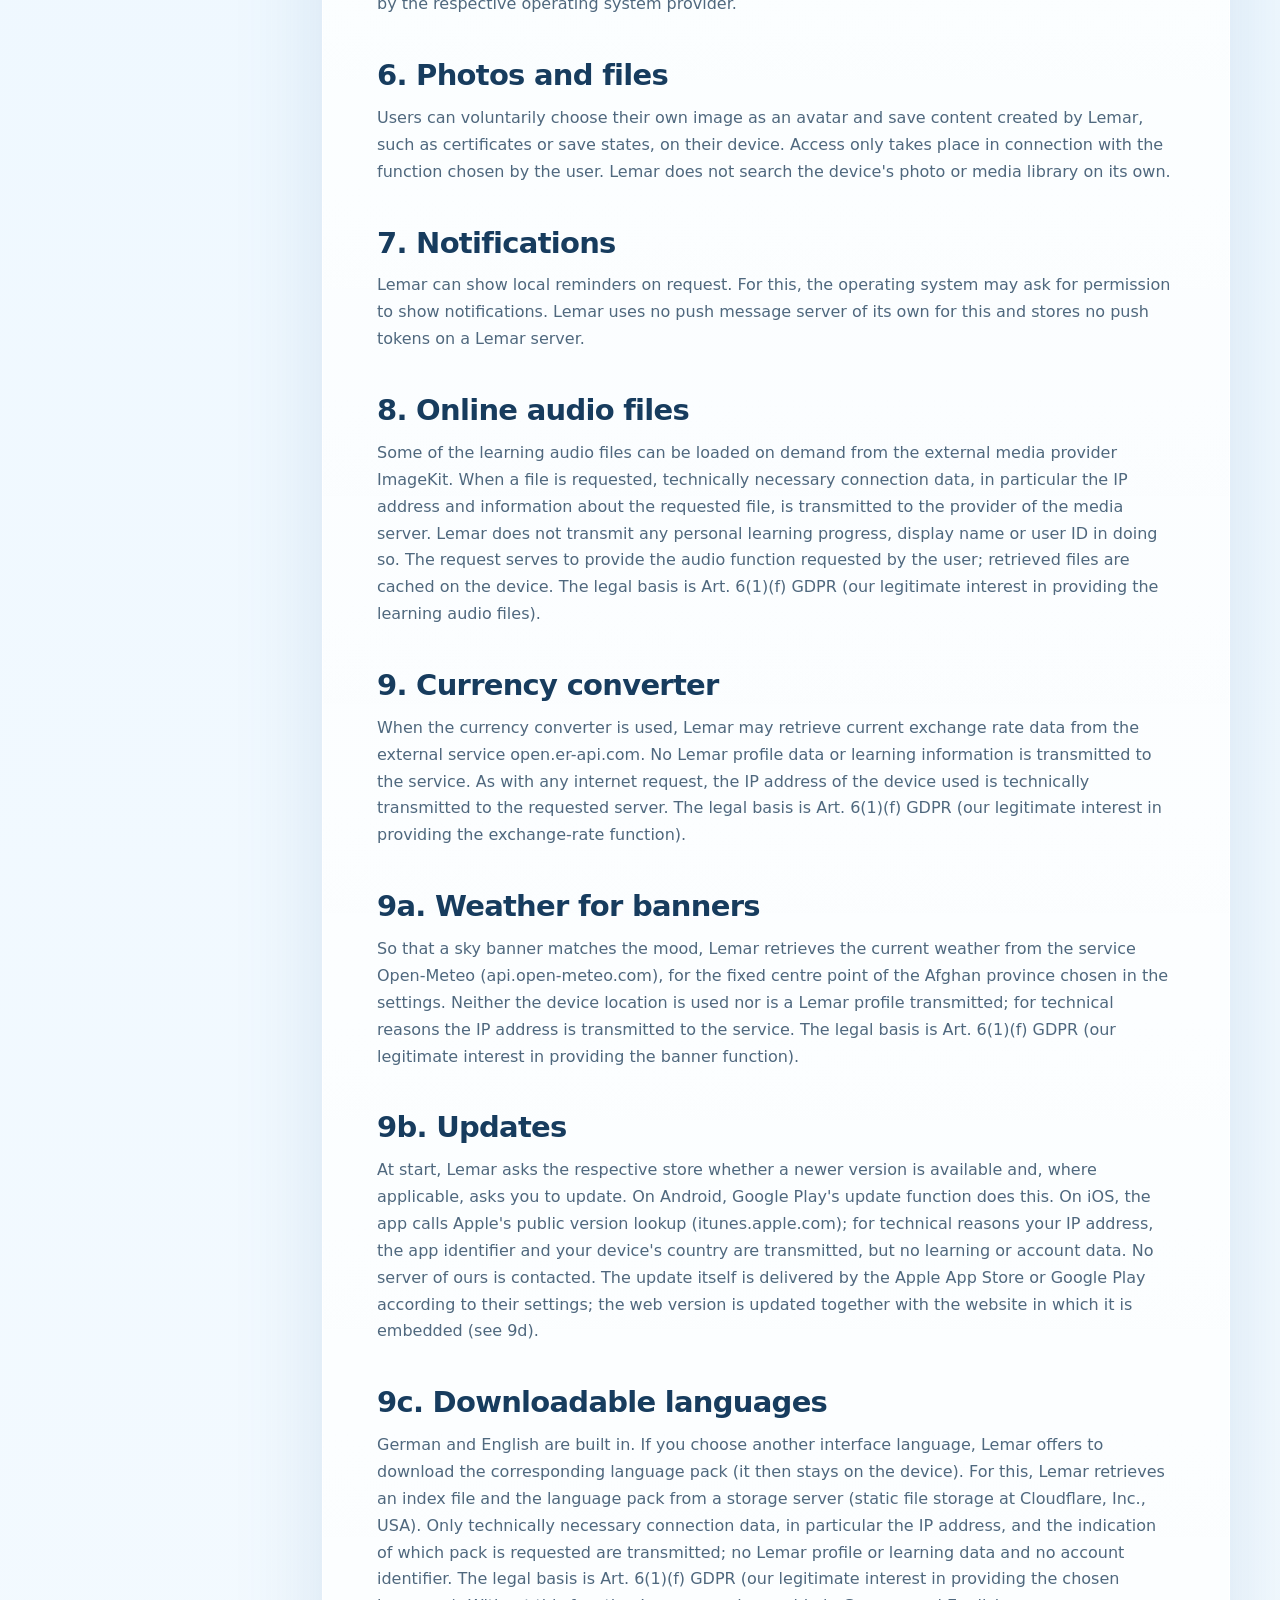
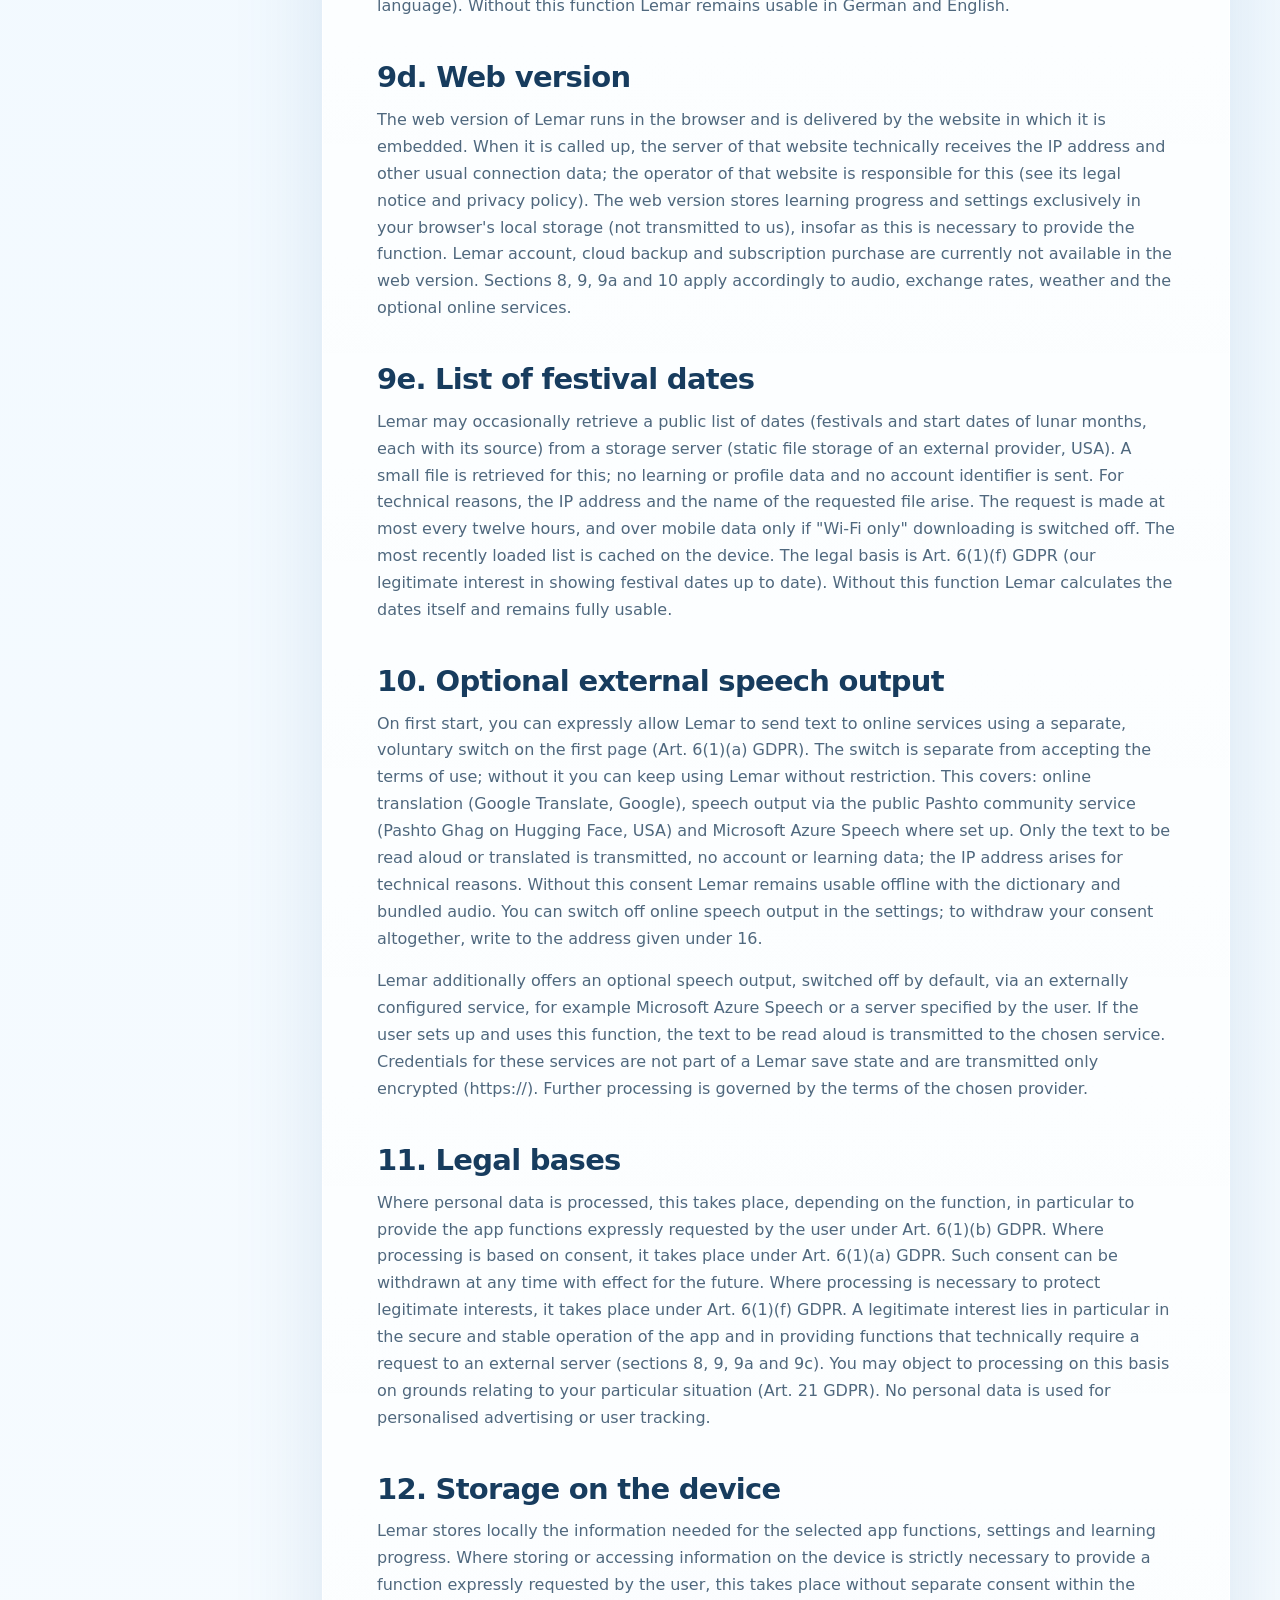
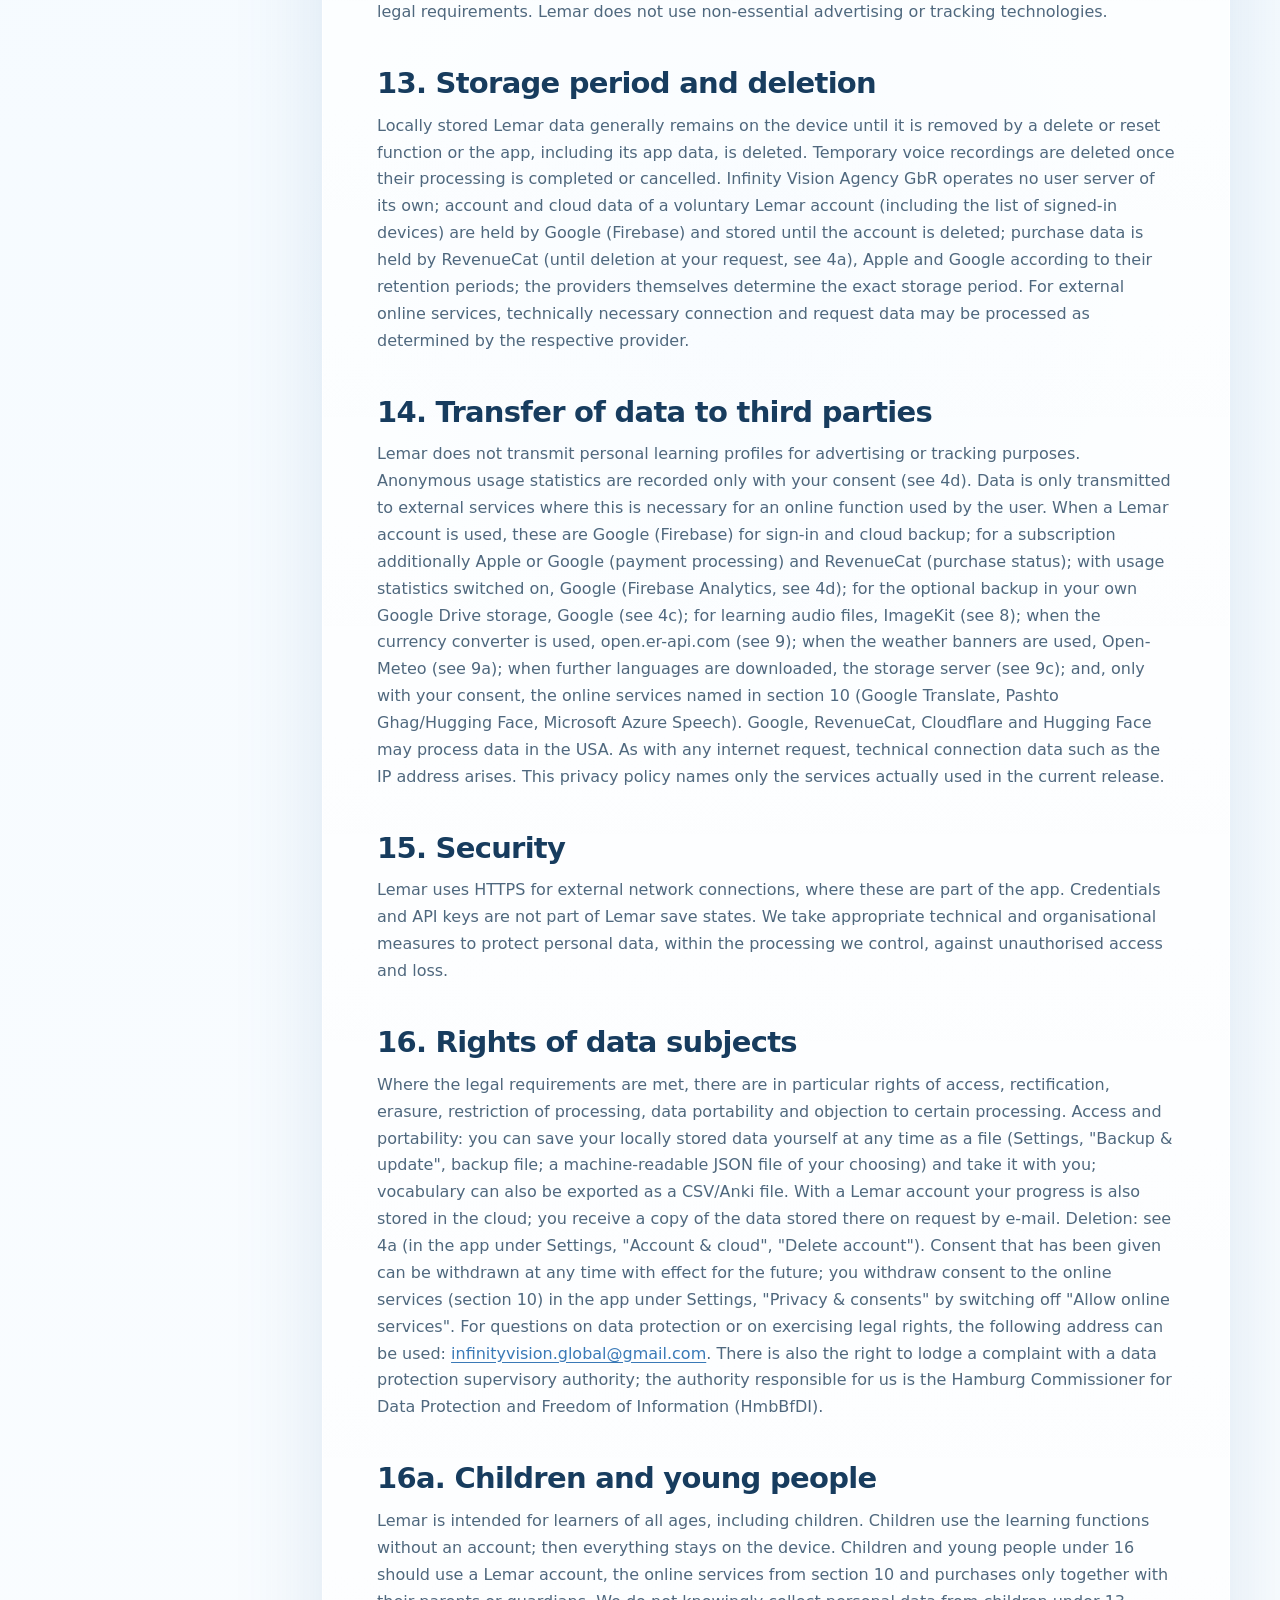
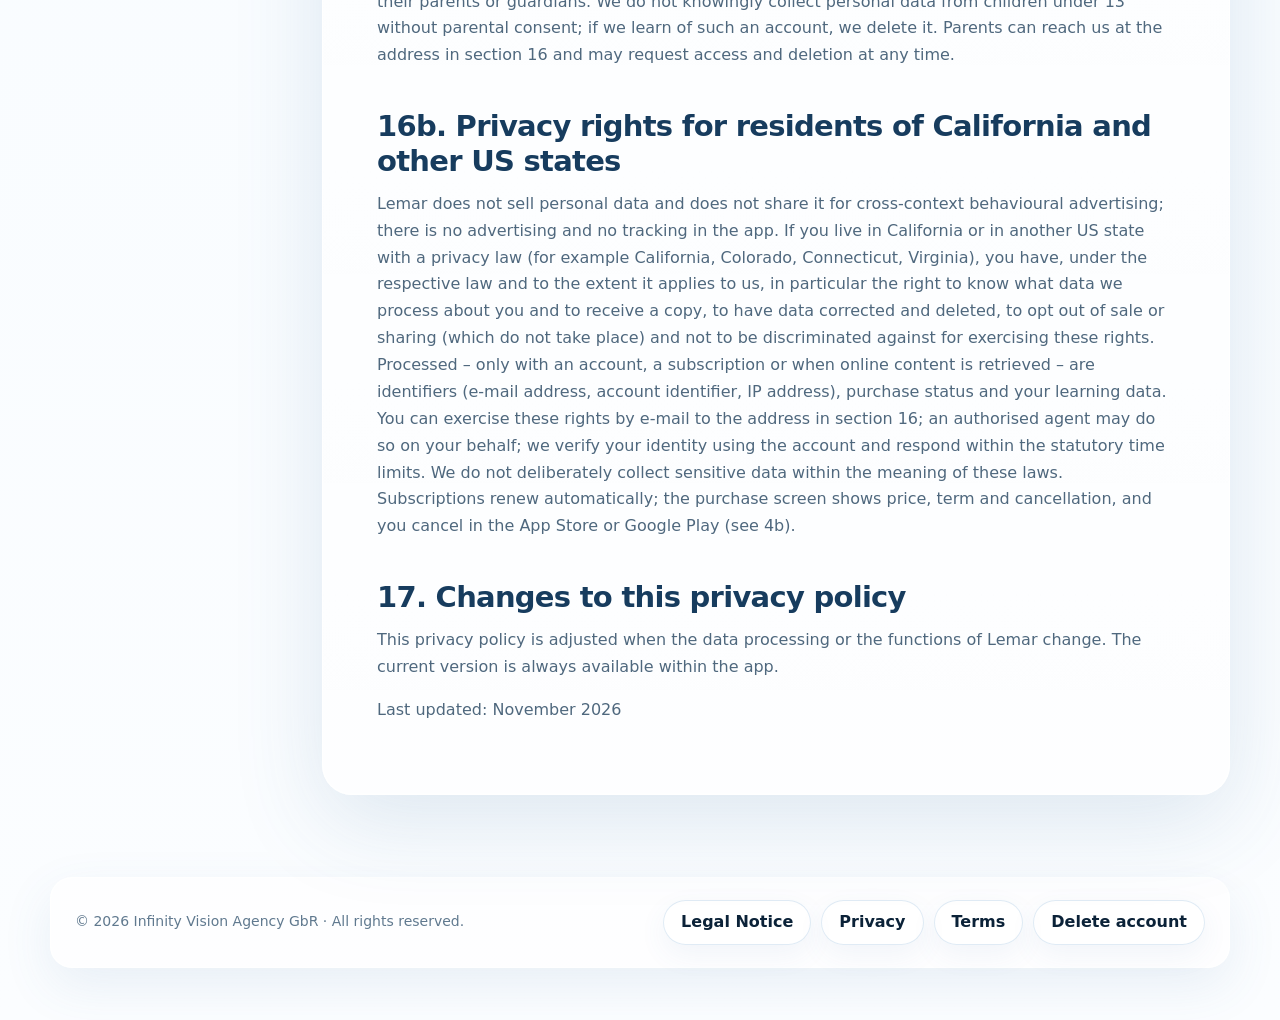
<file: en/privacy/index.html>
<!doctype html>
<html lang="en">
<head>
<meta charset="utf-8">
<meta name="viewport" content="width=device-width,initial-scale=1,viewport-fit=cover">
<meta name="robots" content="index,follow">
<meta name="description" content="Privacy Policy for the Lemar app.">
<meta name="theme-color" content="#f3f9ff">
<title>Privacy Policy – Lemar</title>
<link rel="icon" href="/assets/infinity-vision-logo.png" type="image/png">
<link rel="stylesheet" href="/assets/style.css">
</head><body><header class="site-header">
<div class="shell header-inner">
<a class="brand-lockup" href="/">
<img class="brand-logo" src="/assets/infinity-vision-logo.png" alt="Infinity Vision Agency Logo">
<div class="brand-copy"><strong>Infinity Vision Agency</strong><span>Digital · Creative · Connected</span></div>
</a>
<div class="header-actions">
<a class="pill-link hide-mobile" href="/">Home</a>
<a class="pill-link hide-mobile" href="/en/">Lemar Legal</a>
<a class="pill-link" href="/de/datenschutz/">Deutsch</a>
</div>
</div>
</header>
<main class="page-main">
<div class="document-title reveal">
<div class="lemar-mark">LEMAR</div>
<h1>Privacy Policy for Lemar</h1>
<p class="muted">Last updated: November 2026</p>
<div class="hero-actions"><a class="button" href="/en/">Back to Lemar</a><a class="button" href="/de/datenschutz/">Deutsch</a></div>
</div>
<div class="legal-layout">
<aside class="toc reveal" aria-label="Table of contents"></aside>
<article class="legal-document">

<p>Last updated: November 2026</p>
<h2>1. Controller</h2>
<p>The controller for data processing in connection with the Lemar app is:</p>
<p>Infinity Vision Agency GbR<br>
Partners: Elias Ahmadsei and Lema Safi-Ahmadsei<br>
Schadesweg 3<br>
20537 Hamburg<br>
Germany<br>
Email: <a href="mailto:infinityvision.global@gmail.com">infinityvision.global@gmail.com</a></p>
<h2>2. Principle of data processing</h2>
<p>Lemar is designed as a data-minimising learning app. Without an account, everything stays on your device: the app can be used entirely without a user account, and your learning progress, settings and personal app data are then stored only locally on the device you use. Only with a voluntary Lemar account are account data (email address or the identifier of the sign-in provider), profile names, learning progress and a random installation identifier for the device limit stored in the cloud (Google Firebase, database in Frankfurt am Main). Subscriptions are handled by Apple or Google; RevenueCat processes purchase status and an identifier. This only happens once you sign in or open the subscription screen (see 4b). There are no public user profiles. Details are in sections 4a and 4b. Lemar uses no advertising, no advertising IDs and no user tracking for advertising or surveillance purposes. Anonymous usage statistics exist only if you expressly consent (optional, off by default; see 4d).</p>
<h2>3. Locally stored app data</h2>
<p>Depending on the functions used, Lemar may store the following information locally on the device: display name, avatar or avatar photo, age group, learning progress, coins, XP and level, achievements, favourites, quiz and learning statistics, settings, language and appearance, onboarding status, local notes and word lists, downloaded learning and audio files. Without a Lemar account, this data is not transmitted to Infinity Vision Agency GbR or to third parties; with a Lemar account, section 4a applies. Local processing serves to provide the app functions you use. Local app data can be deleted within the app or removed by uninstalling the app, except for files you saved outside the app, which this may not technically cover. The Family phrasebook is a private area on your device: the words and family expressions you write there are, like notes and favourites, included in the cloud backup only if you are signed in with a Lemar account. Your own recordings made there stay on the device only and are not part of any backup, export or the cloud. The offline learning pack only downloads audio files from the known audio hosts (see section 8) onto your device. Your choice of dialect and of learning profile are settings and are treated like other settings. Home widgets, Live Activities and Siri shortcuts show learning data (for example the word of the day or your daily goal) only on your device; for this, Lemar places it in a protected shared storage area of the app on the device. It is not transmitted to us or to third parties. Speech processing by Siri is carried out by Apple under its terms.</p>
<h2>4. Save-state code</h2>
<p>Lemar lets you create a save state locally as a code or file and restore it later. Such a save state may contain personal app data such as display name, avatar and learning progress. Lemar does not automatically upload the save state or transmit it to Infinity Vision Agency GbR. You decide whether and with whom you share a save state. Password protection can be used when sharing. Credentials, API keys, tokens and other secrets are not part of a Lemar save state.</p>
<h2>4a. Lemar account and cloud backup (voluntary)</h2>
<p>You can optionally create a Lemar account (sign-in with email and password, with Google or with Apple). Without an account nothing changes: everything stays on your device. Without an account, Lemar uses Google Firebase neither for sign-in nor for storage; the related software is merely made available technically (initialised) when the app starts. With an account, the following data is processed: account data (email address or the identifier of the sign-in provider, internal account identifier), profile names, avatar reference, level, and the learning progress and settings of the profiles. Photos and avatar images you upload yourself stay local on the device. The data is stored via Google Firebase (Firebase Authentication and Cloud Firestore; provider: Google Ireland Limited or Google LLC), the cloud database is located in the Frankfurt am Main region (Germany). The cloud backup serves to restore your progress when you change device or reinstall, and to take it with you to another device. Device limit: so that a Lemar account is by default signed in on only one device at a time, we store in your account a randomly generated installation identifier of your app installation and the time of the last sign-in or activity. No device names, device models or hardware identifiers are stored; the identifier is not part of your backup file or of the cloud backup of your progress. The entry is removed when you sign out and deleted when you delete your account; if it could not be removed without a connection, it is replaced later or deleted with the account at the latest. A promo code can allow several devices to be signed in at the same time. The legal basis is the provision of the function you requested (Art. 6(1)(b) GDPR). For providers based or processing in third countries, transfer takes place on the basis of the applicable safeguards (e.g. EU standard contractual clauses or an adequacy decision). Google may also process data in the USA; the safeguards mentioned apply to such transfers.</p>
<p>Besides your learning data, the cloud documents contain a technical identifier of the respective device and deletion markers (so that something deleted on one device is also deleted on the others). If you sign in with Google, your Google profile photo, if any, is loaded directly from Google&#x27;s servers; as with any request, your IP address is transmitted to Google. Emails for account management (for example resetting a password) are sent by Firebase on behalf of Lemar.</p>
<p>You create an account yourself from the age of 16; younger users create it together with their parents or guardians (see 16a). The age group you can choose in the app only serves to adapt the content.</p>
<p>Deletion: In the app you can delete your account (Settings, &quot;Account &amp; cloud&quot;, &quot;Delete account&quot;); you can also request deletion by email to the address given under 16. Your account and the profiles and learning progress stored in the cloud are removed. Local data on your device remains until you delete the app or remove it within the app. Deleting the account does not cancel a subscription; a subscription is cancelled in the Apple App Store or Google Play. The customer record at the subscription service RevenueCat (identifier and purchase status) is not automatically removed by deleting in the app; to have it deleted as well, write to the address given under 16 and we will arrange the deletion there. Purchase receipts at Apple or Google are subject to their own retention obligations.</p>
<h2>4b. Pro subscription and purchases</h2>
<p>Pro subscriptions are handled by Apple (App Store) or Google (Google Play); we do not receive their payment data. To manage purchase status, Lemar uses the service RevenueCat (RevenueCat, Inc., USA). Without a Lemar account and without you opening the subscription screen, no data is transmitted to this subscription service (exception: you are signed in with a Lemar account; then the subscription status is checked at start). If you sign in or open the subscription screen, an identifier is created there; for technical reasons, IP address, app and device information and the store country are transmitted. In addition, RevenueCat processes purchase status, purchases and, with a signed-in account, the account identifier of your Lemar account so that Lemar Pro applies on all your devices. Processing may take place in the USA; the safeguards mentioned under 4a apply. The legal basis is performance of a contract (Art. 6(1)(b) GDPR). Without a purchase, no purchase data is processed. The purchase screen shows price, term and cancellation of a subscription from the respective store; cancellation takes place in the App Store or Google Play. Terms of use for the subscription: <a href="https://infinityvisionglobal.github.io/en/terms/">https://infinityvisionglobal.github.io/en/terms/</a> Promo codes: If you redeem a promo code, we store in our cloud database (Google Firebase) an irreversible checksum of the code, the time of redemption, your account identifier and the email address linked to your account (so that we can trace actions and help you with problems). The email address stays stored until you delete your account; when you delete your account it is removed from this entry, and only the checksum, time and scope of the code remain (so that the code stays used). The code is thereby bound to your Lemar account. Depending on the campaign, a code can be redeemed by several accounts (each only once); we then count on the code how many accounts have redeemed it and create a separate entry for each account. A campaign can also set a later start of the unlock; this point in time is then stored in the entry as well. Without an account and without redeeming a code, nothing is transmitted for this purpose. The legal basis is performance of the contract (Art. 6(1)(b) GDPR).</p>
<p>4c. Other backup options. You can optionally save a backup of your progress in your own storage: on Android in your Google Drive storage (for this you sign in to Google; the file is in your Google account, not with Lemar), on Apple devices in your own iCloud storage (the file is in your iCloud account, not with Lemar). The terms of the respective provider also apply to these storage services. The likewise optional encrypted rescue copy is only taken along by the device&#x27;s operating system in its device backup; the password is kept in the device&#x27;s protected storage.</p>
<p>4d. Anonymous usage statistics (optional). If you expressly allow it, Lemar records anonymous usage statistics to understand which functions are used and where the app needs to improve. This is switched off by default. You can switch it on at first start with the switch “Help improve Lemar”, you will be asked once more in a friendly way later at most, and you can change it at any time in the settings under “Privacy &amp; Consents”. The consent is independent of the Terms of Use: Lemar works in full without it. Only events such as “lesson completed”, “section changed”, “quiz finished” or “purchase page opened” are recorded, with short identifiers (for example the lesson number), coarse group attributes (Pro or free, learning mode, interface language, chosen learning goal and level) and technical details that Google collects automatically (app version, operating system, device model, language, approximate country or region, usage time) and, if the app runs into a technical error, only its kind and the place in the program code (never any content). A random app identifier is used, which is not linked to your Lemar account, your name or your email address. Not recorded are names, email addresses, learning content, entered texts, search terms, photos, recordings, your location and the advertising ID. The provider is Firebase Analytics by Google Ireland Limited or Google LLC; Google processes the data on our behalf and may also process it in the USA (see 14). Google uses your IP address only briefly for a coarse location estimate and does not store it. The legal basis is your consent (Art. 6(1)(a) GDPR, section 25(1) TDDDG). You can withdraw it at any time with effect for the future. When you withdraw, recording stops immediately, the app identifier is discarded, and events already recorded can no longer be attributed to any device. Event data is stored at Google for 14 months at most. Children and young people under 16 should give this consent only together with their parents or guardians.</p>
<h2>5. Microphone and voice recordings</h2>
<p>The microphone is used only when the user starts a pronunciation practice or voice input function. Microphone access only takes place after the user has granted permission. Temporary voice recordings for pronunciation functions are processed locally and deleted once processing is completed or cancelled. Where voice input uses a function of the operating system, speech recognition may, depending on the device and operating system settings, be processed locally or by the respective operating system provider.</p>
<h2>6. Photos and files</h2>
<p>Users can voluntarily choose their own image as an avatar and save content created by Lemar, such as certificates or save states, on their device. Access only takes place in connection with the function chosen by the user. Lemar does not search the device&#x27;s photo or media library on its own.</p>
<h2>7. Notifications</h2>
<p>Lemar can show local reminders on request. For this, the operating system may ask for permission to show notifications. Lemar uses no push message server of its own for this and stores no push tokens on a Lemar server.</p>
<h2>8. Online audio files</h2>
<p>Some of the learning audio files can be loaded on demand from the external media provider ImageKit. When a file is requested, technically necessary connection data, in particular the IP address and information about the requested file, is transmitted to the provider of the media server. Lemar does not transmit any personal learning progress, display name or user ID in doing so. The request serves to provide the audio function requested by the user; retrieved files are cached on the device. The legal basis is Art. 6(1)(f) GDPR (our legitimate interest in providing the learning audio files).</p>
<h2>9. Currency converter</h2>
<p>When the currency converter is used, Lemar may retrieve current exchange rate data from the external service open.er-api.com. No Lemar profile data or learning information is transmitted to the service. As with any internet request, the IP address of the device used is technically transmitted to the requested server. The legal basis is Art. 6(1)(f) GDPR (our legitimate interest in providing the exchange-rate function).</p>
<h2>9a. Weather for banners</h2>
<p>So that a sky banner matches the mood, Lemar retrieves the current weather from the service Open-Meteo (api.open-meteo.com), for the fixed centre point of the Afghan province chosen in the settings. Neither the device location is used nor is a Lemar profile transmitted; for technical reasons the IP address is transmitted to the service. The legal basis is Art. 6(1)(f) GDPR (our legitimate interest in providing the banner function).</p>
<h2>9b. Updates</h2>
<p>At start, Lemar asks the respective store whether a newer version is available and, where applicable, asks you to update. On Android, Google Play&#x27;s update function does this. On iOS, the app calls Apple&#x27;s public version lookup (itunes.apple.com); for technical reasons your IP address, the app identifier and your device&#x27;s country are transmitted, but no learning or account data. No server of ours is contacted. The update itself is delivered by the Apple App Store or Google Play according to their settings; the web version is updated together with the website in which it is embedded (see 9d).</p>
<h2>9c. Downloadable languages</h2>
<p>German and English are built in. If you choose another interface language, Lemar offers to download the corresponding language pack (it then stays on the device). For this, Lemar retrieves an index file and the language pack from a storage server (static file storage at Cloudflare, Inc., USA). Only technically necessary connection data, in particular the IP address, and the indication of which pack is requested are transmitted; no Lemar profile or learning data and no account identifier. The legal basis is Art. 6(1)(f) GDPR (our legitimate interest in providing the chosen language). Without this function Lemar remains usable in German and English.</p>
<h2>9d. Web version</h2>
<p>The web version of Lemar runs in the browser and is delivered by the website in which it is embedded. When it is called up, the server of that website technically receives the IP address and other usual connection data; the operator of that website is responsible for this (see its legal notice and privacy policy). The web version stores learning progress and settings exclusively in your browser&#x27;s local storage (not transmitted to us), insofar as this is necessary to provide the function. Lemar account, cloud backup and subscription purchase are currently not available in the web version. Sections 8, 9, 9a and 10 apply accordingly to audio, exchange rates, weather and the optional online services.</p>
<h2>9e. List of festival dates</h2>
<p>Lemar may occasionally retrieve a public list of dates (festivals and start dates of lunar months, each with its source) from a storage server (static file storage of an external provider, USA). A small file is retrieved for this; no learning or profile data and no account identifier is sent. For technical reasons, the IP address and the name of the requested file arise. The request is made at most every twelve hours, and over mobile data only if "Wi-Fi only" downloading is switched off. The most recently loaded list is cached on the device. The legal basis is Art. 6(1)(f) GDPR (our legitimate interest in showing festival dates up to date). Without this function Lemar calculates the dates itself and remains fully usable.</p>

<h2>10. Optional external speech output</h2>
<p>On first start, you can expressly allow Lemar to send text to online services using a separate, voluntary switch on the first page (Art. 6(1)(a) GDPR). The switch is separate from accepting the terms of use; without it you can keep using Lemar without restriction. This covers: online translation (Google Translate, Google), speech output via the public Pashto community service (Pashto Ghag on Hugging Face, USA) and Microsoft Azure Speech where set up. Only the text to be read aloud or translated is transmitted, no account or learning data; the IP address arises for technical reasons. Without this consent Lemar remains usable offline with the dictionary and bundled audio. You can switch off online speech output in the settings; to withdraw your consent altogether, write to the address given under 16.</p>
<p>Lemar additionally offers an optional speech output, switched off by default, via an externally configured service, for example Microsoft Azure Speech or a server specified by the user. If the user sets up and uses this function, the text to be read aloud is transmitted to the chosen service. Credentials for these services are not part of a Lemar save state and are transmitted only encrypted (https://). Further processing is governed by the terms of the chosen provider.</p>
<h2>11. Legal bases</h2>
<p>Where personal data is processed, this takes place, depending on the function, in particular to provide the app functions expressly requested by the user under Art. 6(1)(b) GDPR. Where processing is based on consent, it takes place under Art. 6(1)(a) GDPR. Such consent can be withdrawn at any time with effect for the future. Where processing is necessary to protect legitimate interests, it takes place under Art. 6(1)(f) GDPR. A legitimate interest lies in particular in the secure and stable operation of the app and in providing functions that technically require a request to an external server (sections 8, 9, 9a and 9c). You may object to processing on this basis on grounds relating to your particular situation (Art. 21 GDPR). No personal data is used for personalised advertising or user tracking.</p>
<h2>12. Storage on the device</h2>
<p>Lemar stores locally the information needed for the selected app functions, settings and learning progress. Where storing or accessing information on the device is strictly necessary to provide a function expressly requested by the user, this takes place without separate consent within the legal requirements. Lemar does not use non-essential advertising or tracking technologies.</p>
<h2>13. Storage period and deletion</h2>
<p>Locally stored Lemar data generally remains on the device until it is removed by a delete or reset function or the app, including its app data, is deleted. Temporary voice recordings are deleted once their processing is completed or cancelled. Infinity Vision Agency GbR operates no user server of its own; account and cloud data of a voluntary Lemar account (including the list of signed-in devices) are held by Google (Firebase) and stored until the account is deleted; purchase data is held by RevenueCat (until deletion at your request, see 4a), Apple and Google according to their retention periods; the providers themselves determine the exact storage period. For external online services, technically necessary connection and request data may be processed as determined by the respective provider.</p>
<h2>14. Transfer of data to third parties</h2>
<p>Lemar does not transmit personal learning profiles for advertising or tracking purposes. Anonymous usage statistics are recorded only with your consent (see 4d). Data is only transmitted to external services where this is necessary for an online function used by the user. When a Lemar account is used, these are Google (Firebase) for sign-in and cloud backup; for a subscription additionally Apple or Google (payment processing) and RevenueCat (purchase status); with usage statistics switched on, Google (Firebase Analytics, see 4d); for the optional backup in your own Google Drive storage, Google (see 4c); for learning audio files, ImageKit (see 8); when the currency converter is used, open.er-api.com (see 9); when the weather banners are used, Open-Meteo (see 9a); when further languages are downloaded, the storage server (see 9c); and, only with your consent, the online services named in section 10 (Google Translate, Pashto Ghag/Hugging Face, Microsoft Azure Speech). Google, RevenueCat, Cloudflare and Hugging Face may process data in the USA. As with any internet request, technical connection data such as the IP address arises. This privacy policy names only the services actually used in the current release.</p>
<h2>15. Security</h2>
<p>Lemar uses HTTPS for external network connections, where these are part of the app. Credentials and API keys are not part of Lemar save states. We take appropriate technical and organisational measures to protect personal data, within the processing we control, against unauthorised access and loss.</p>
<h2>16. Rights of data subjects</h2>
<p>Where the legal requirements are met, there are in particular rights of access, rectification, erasure, restriction of processing, data portability and objection to certain processing. Access and portability: you can save your locally stored data yourself at any time as a file (Settings, &quot;Backup &amp; update&quot;, backup file; a machine-readable JSON file of your choosing) and take it with you; vocabulary can also be exported as a CSV/Anki file. With a Lemar account your progress is also stored in the cloud; you receive a copy of the data stored there on request by e-mail. Deletion: see 4a (in the app under Settings, &quot;Account &amp; cloud&quot;, &quot;Delete account&quot;). Consent that has been given can be withdrawn at any time with effect for the future; you withdraw consent to the online services (section 10) in the app under Settings, &quot;Privacy &amp; consents&quot; by switching off &quot;Allow online services&quot;. For questions on data protection or on exercising legal rights, the following address can be used: <a href="mailto:infinityvision.global@gmail.com">infinityvision.global@gmail.com</a>. There is also the right to lodge a complaint with a data protection supervisory authority; the authority responsible for us is the Hamburg Commissioner for Data Protection and Freedom of Information (HmbBfDI).</p>
<h2>16a. Children and young people</h2>
<p>Lemar is intended for learners of all ages, including children. Children use the learning functions without an account; then everything stays on the device. Children and young people under 16 should use a Lemar account, the online services from section 10 and purchases only together with their parents or guardians. We do not knowingly collect personal data from children under 13 without parental consent; if we learn of such an account, we delete it. Parents can reach us at the address in section 16 and may request access and deletion at any time.</p>
<h2>16b. Privacy rights for residents of California and other US states</h2>
<p>Lemar does not sell personal data and does not share it for cross-context behavioural advertising; there is no advertising and no tracking in the app. If you live in California or in another US state with a privacy law (for example California, Colorado, Connecticut, Virginia), you have, under the respective law and to the extent it applies to us, in particular the right to know what data we process about you and to receive a copy, to have data corrected and deleted, to opt out of sale or sharing (which do not take place) and not to be discriminated against for exercising these rights. Processed – only with an account, a subscription or when online content is retrieved – are identifiers (e-mail address, account identifier, IP address), purchase status and your learning data. You can exercise these rights by e-mail to the address in section 16; an authorised agent may do so on your behalf; we verify your identity using the account and respond within the statutory time limits. We do not deliberately collect sensitive data within the meaning of these laws. Subscriptions renew automatically; the purchase screen shows price, term and cancellation, and you cancel in the App Store or Google Play (see 4b).</p>
<h2>17. Changes to this privacy policy</h2>
<p>This privacy policy is adjusted when the data processing or the functions of Lemar change. The current version is always available within the app.</p>
<p>Last updated: November 2026</p>
</article>
</div>
</main>
<footer class="site-footer"><div class="shell footer-panel reveal">
<div class="footer-note">© 2026 Infinity Vision Agency GbR · All rights reserved.</div>
<div class="footer-links"><a class="pill-link" href="/en/legal-notice/">Legal Notice</a><a class="pill-link" href="/en/privacy/">Privacy</a><a class="pill-link" href="/en/terms/">Terms</a><a class="pill-link" href="/en/delete-account/">Delete account</a></div>
</div></footer><script src="/assets/site.js" defer></script>
</body></html>
</file>
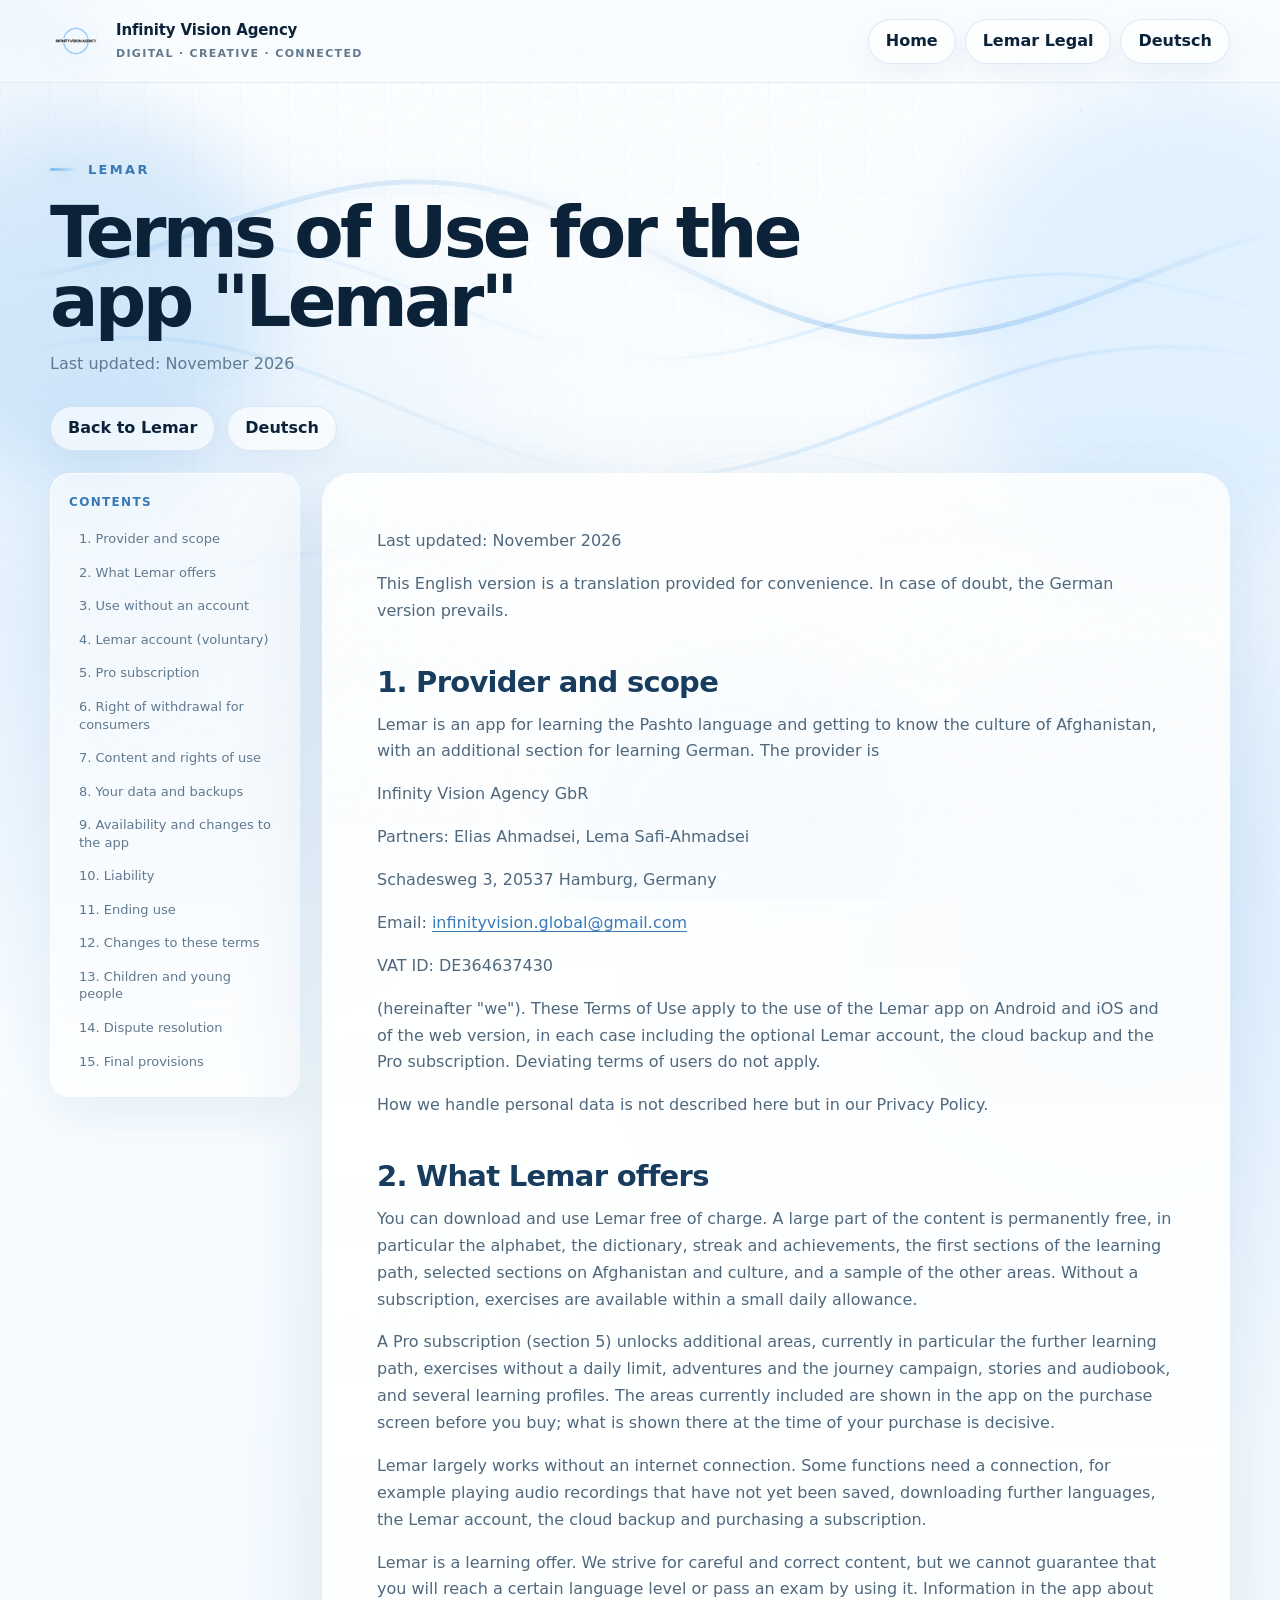
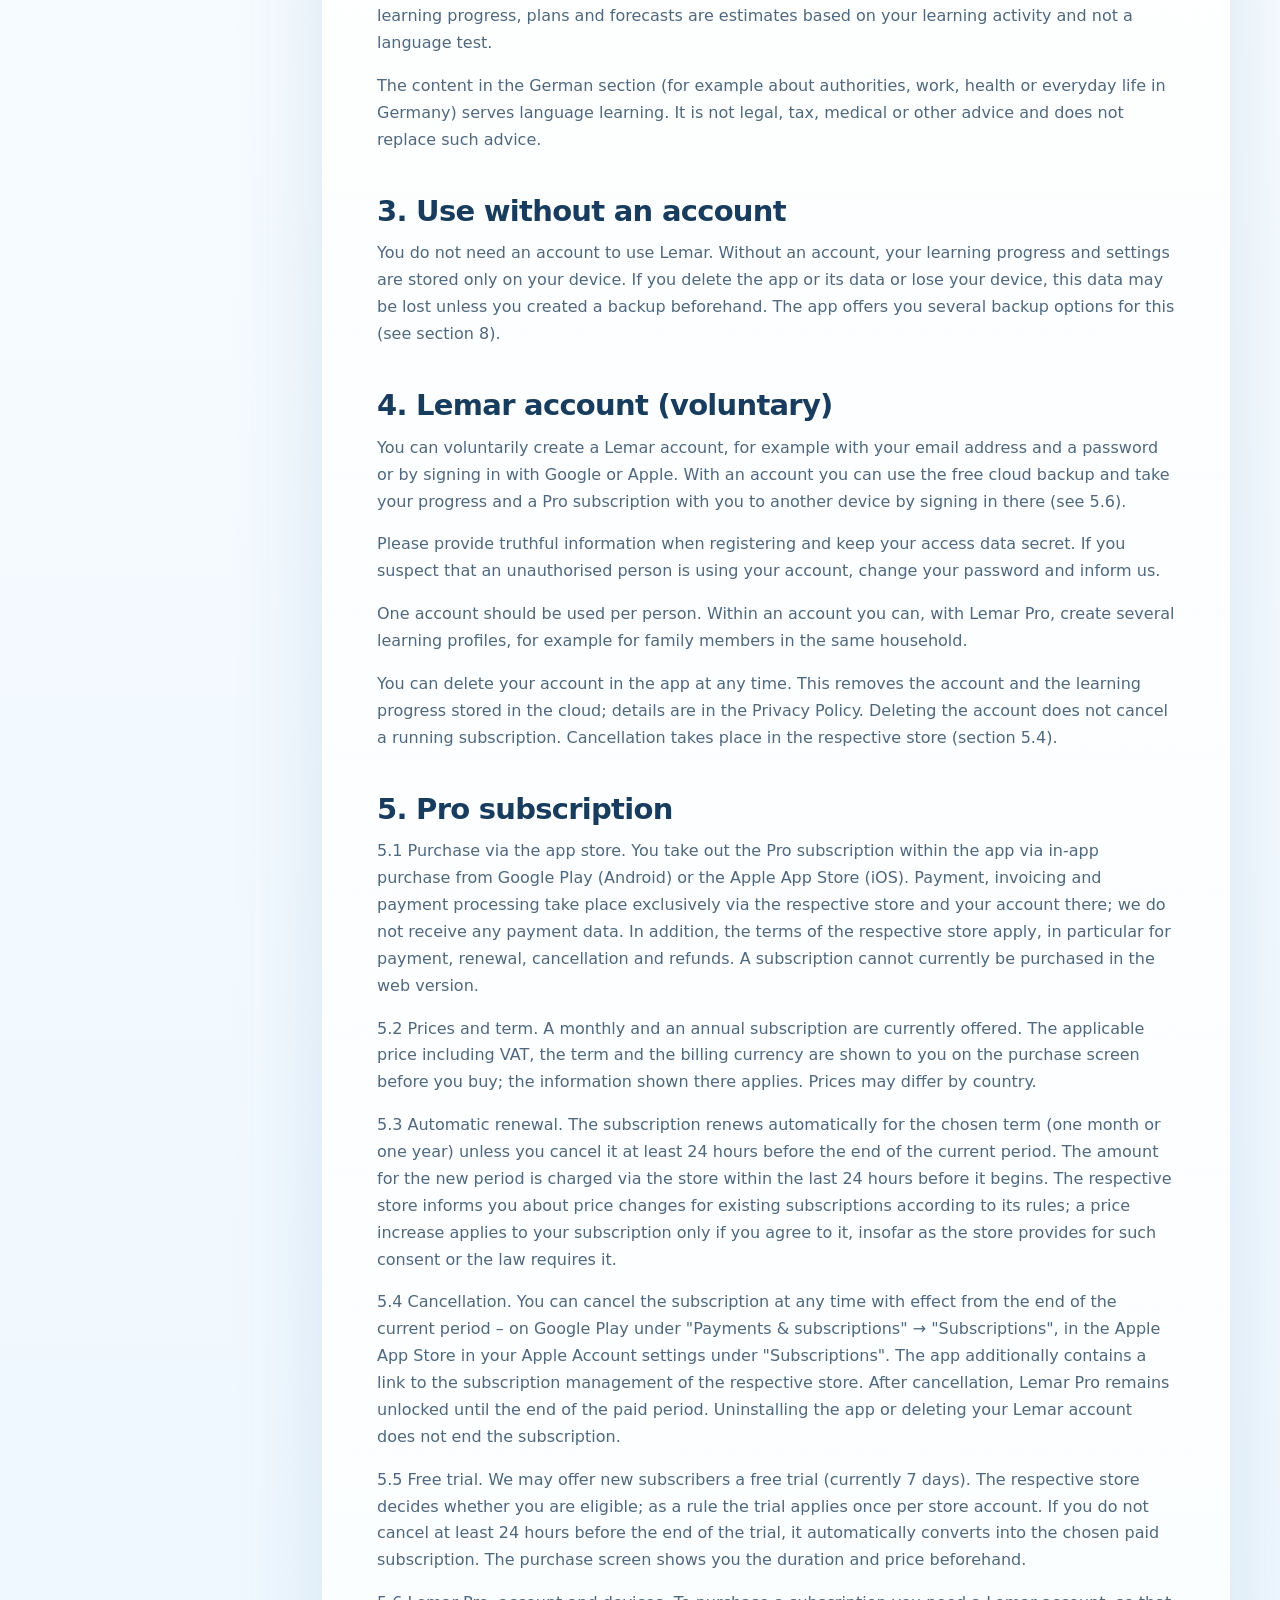
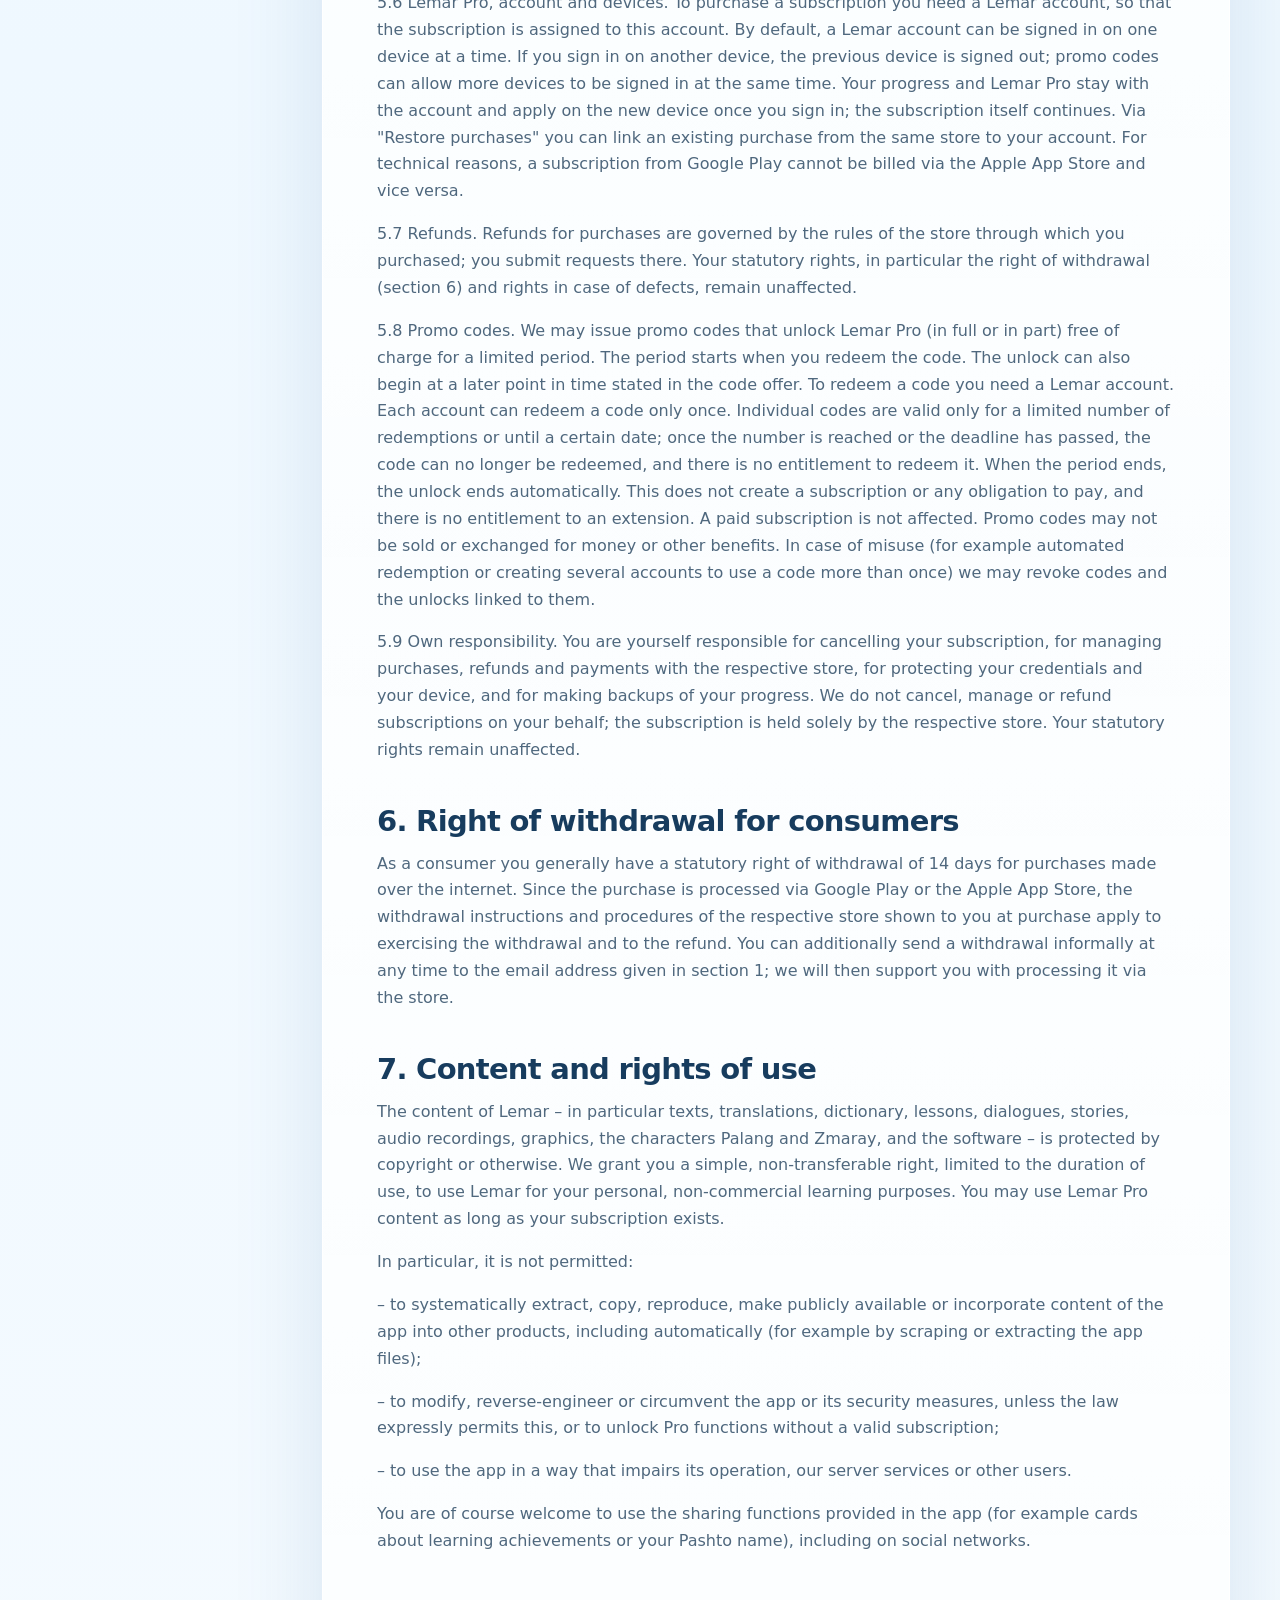
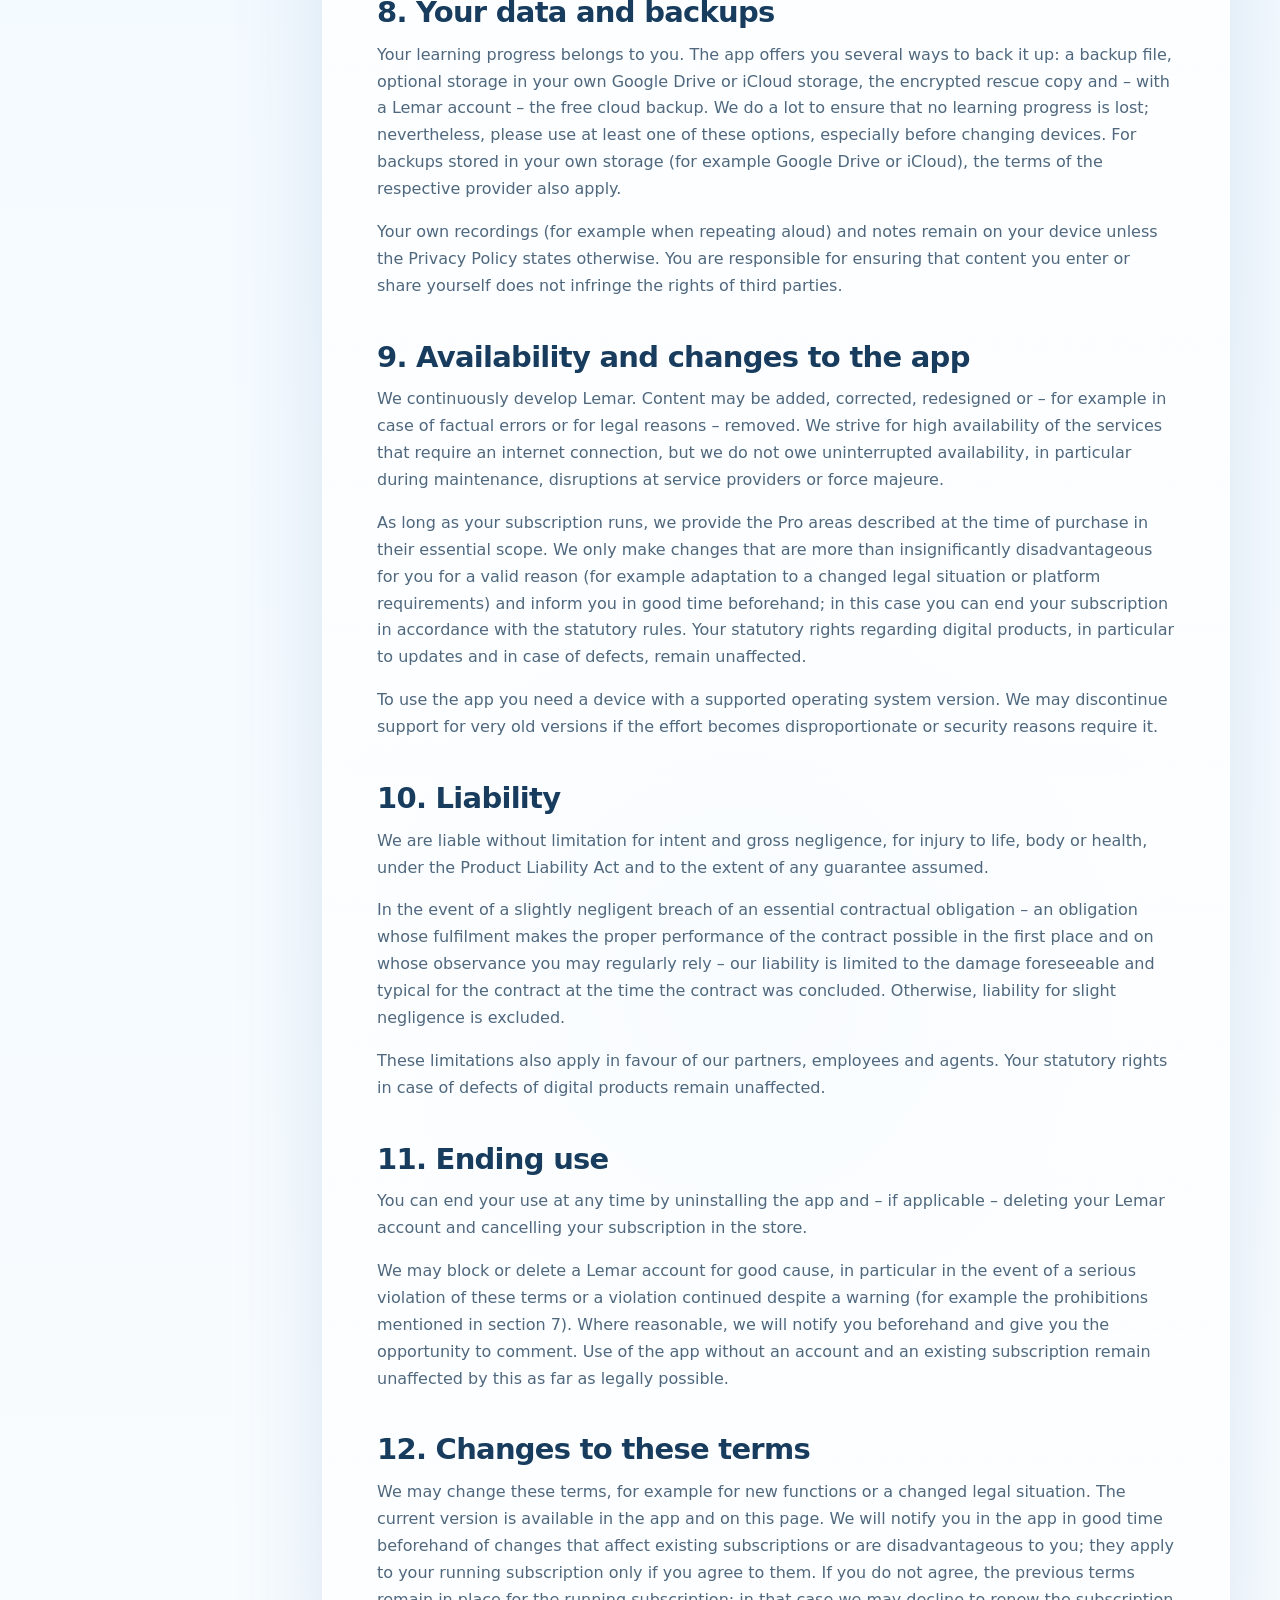
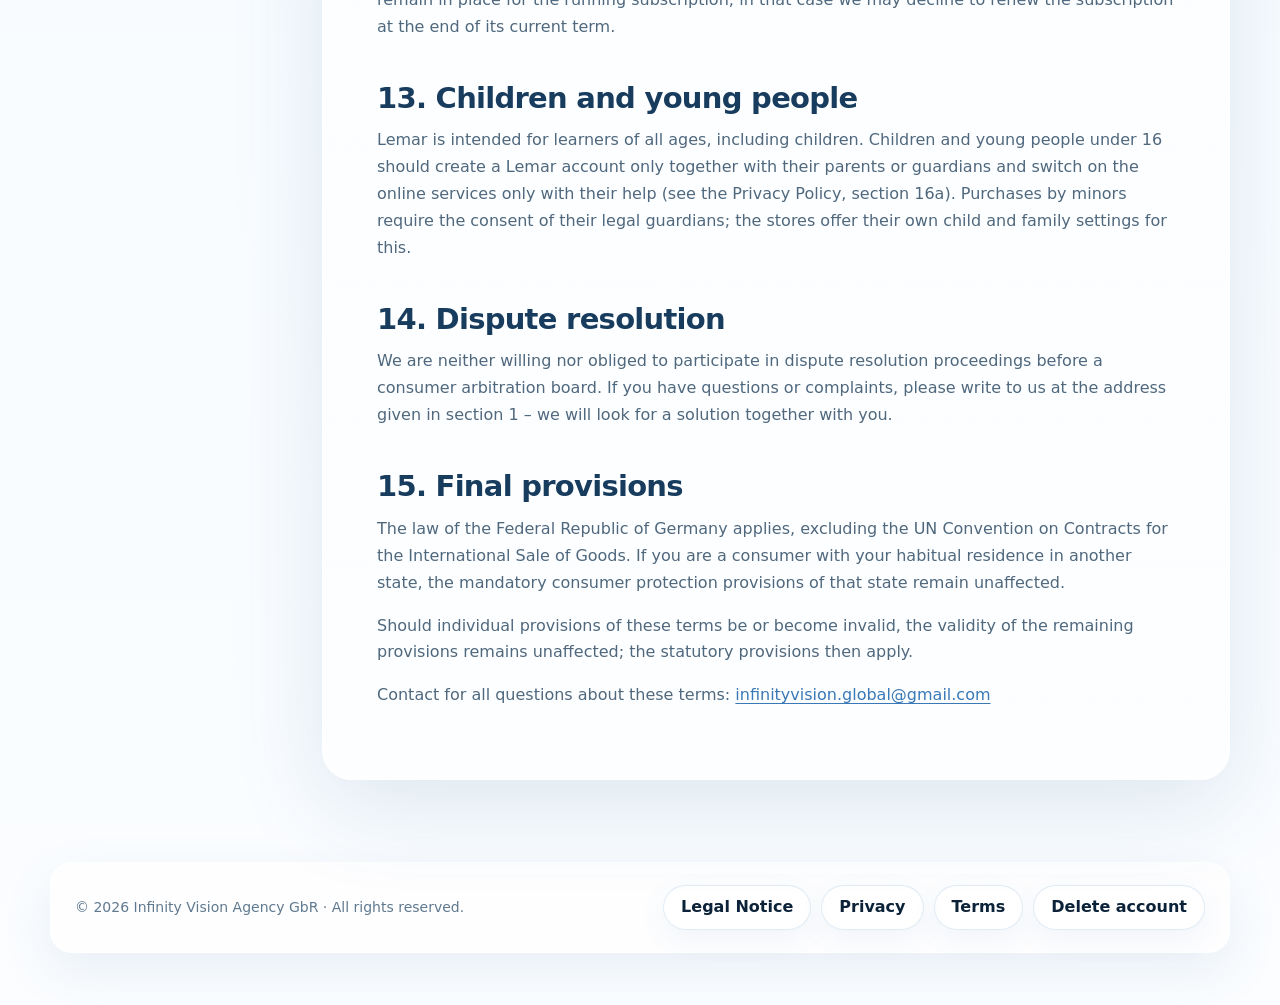
<file: en/terms/index.html>
<!doctype html>
<html lang="en">
<head>
<meta charset="utf-8">
<meta name="viewport" content="width=device-width,initial-scale=1,viewport-fit=cover">
<meta name="robots" content="index,follow">
<meta name="description" content="Terms of Use for the Lemar app.">
<meta name="theme-color" content="#f3f9ff">
<title>Terms of Use – Lemar</title>
<link rel="icon" href="/assets/infinity-vision-logo.png" type="image/png">
<link rel="stylesheet" href="/assets/style.css">
</head><body><header class="site-header">
<div class="shell header-inner">
<a class="brand-lockup" href="/">
<img class="brand-logo" src="/assets/infinity-vision-logo.png" alt="Infinity Vision Agency Logo">
<div class="brand-copy"><strong>Infinity Vision Agency</strong><span>Digital · Creative · Connected</span></div>
</a>
<div class="header-actions">
<a class="pill-link hide-mobile" href="/">Home</a>
<a class="pill-link hide-mobile" href="/en/">Lemar Legal</a>
<a class="pill-link" href="/de/nutzungsbedingungen/">Deutsch</a>
</div>
</div>
</header>
<main class="page-main">
<div class="document-title reveal">
<div class="lemar-mark">LEMAR</div>
<h1>Terms of Use for the app &quot;Lemar&quot;</h1>
<p class="muted">Last updated: November 2026</p>
<div class="hero-actions"><a class="button" href="/en/">Back to Lemar</a><a class="button" href="/de/nutzungsbedingungen/">Deutsch</a></div>
</div>
<div class="legal-layout">
<aside class="toc reveal" aria-label="Table of contents"></aside>
<article class="legal-document reveal">

<p>Last updated: November 2026</p>
<p>This English version is a translation provided for convenience. In case of doubt, the German version prevails.</p>
<h2>1. Provider and scope</h2>
<p>Lemar is an app for learning the Pashto language and getting to know the culture of Afghanistan, with an additional section for learning German. The provider is</p>
<p>Infinity Vision Agency GbR</p>
<p>Partners: Elias Ahmadsei, Lema Safi-Ahmadsei</p>
<p>Schadesweg 3, 20537 Hamburg, Germany</p>
<p>Email: <a href="mailto:infinityvision.global@gmail.com">infinityvision.global@gmail.com</a></p>
<p>VAT ID: DE364637430</p>
<p>(hereinafter &quot;we&quot;). These Terms of Use apply to the use of the Lemar app on Android and iOS and of the web version, in each case including the optional Lemar account, the cloud backup and the Pro subscription. Deviating terms of users do not apply.</p>
<p>How we handle personal data is not described here but in our Privacy Policy.</p>
<h2>2. What Lemar offers</h2>
<p>You can download and use Lemar free of charge. A large part of the content is permanently free, in particular the alphabet, the dictionary, streak and achievements, the first sections of the learning path, selected sections on Afghanistan and culture, and a sample of the other areas. Without a subscription, exercises are available within a small daily allowance.</p>
<p>A Pro subscription (section 5) unlocks additional areas, currently in particular the further learning path, exercises without a daily limit, adventures and the journey campaign, stories and audiobook, and several learning profiles. The areas currently included are shown in the app on the purchase screen before you buy; what is shown there at the time of your purchase is decisive.</p>
<p>Lemar largely works without an internet connection. Some functions need a connection, for example playing audio recordings that have not yet been saved, downloading further languages, the Lemar account, the cloud backup and purchasing a subscription.</p>
<p>Lemar is a learning offer. We strive for careful and correct content, but we cannot guarantee that you will reach a certain language level or pass an exam by using it. Information in the app about learning progress, plans and forecasts are estimates based on your learning activity and not a language test.</p>
<p>The content in the German section (for example about authorities, work, health or everyday life in Germany) serves language learning. It is not legal, tax, medical or other advice and does not replace such advice.</p>
<h2>3. Use without an account</h2>
<p>You do not need an account to use Lemar. Without an account, your learning progress and settings are stored only on your device. If you delete the app or its data or lose your device, this data may be lost unless you created a backup beforehand. The app offers you several backup options for this (see section 8).</p>
<h2>4. Lemar account (voluntary)</h2>
<p>You can voluntarily create a Lemar account, for example with your email address and a password or by signing in with Google or Apple. With an account you can use the free cloud backup and take your progress and a Pro subscription with you to another device by signing in there (see 5.6).</p>
<p>Please provide truthful information when registering and keep your access data secret. If you suspect that an unauthorised person is using your account, change your password and inform us.</p>
<p>One account should be used per person. Within an account you can, with Lemar Pro, create several learning profiles, for example for family members in the same household.</p>
<p>You can delete your account in the app at any time. This removes the account and the learning progress stored in the cloud; details are in the Privacy Policy. Deleting the account does not cancel a running subscription. Cancellation takes place in the respective store (section 5.4).</p>
<h2>5. Pro subscription</h2>
<p>5.1 Purchase via the app store. You take out the Pro subscription within the app via in-app purchase from Google Play (Android) or the Apple App Store (iOS). Payment, invoicing and payment processing take place exclusively via the respective store and your account there; we do not receive any payment data. In addition, the terms of the respective store apply, in particular for payment, renewal, cancellation and refunds. A subscription cannot currently be purchased in the web version.</p>
<p>5.2 Prices and term. A monthly and an annual subscription are currently offered. The applicable price including VAT, the term and the billing currency are shown to you on the purchase screen before you buy; the information shown there applies. Prices may differ by country.</p>
<p>5.3 Automatic renewal. The subscription renews automatically for the chosen term (one month or one year) unless you cancel it at least 24 hours before the end of the current period. The amount for the new period is charged via the store within the last 24 hours before it begins. The respective store informs you about price changes for existing subscriptions according to its rules; a price increase applies to your subscription only if you agree to it, insofar as the store provides for such consent or the law requires it.</p>
<p>5.4 Cancellation. You can cancel the subscription at any time with effect from the end of the current period – on Google Play under &quot;Payments &amp; subscriptions&quot; → &quot;Subscriptions&quot;, in the Apple App Store in your Apple Account settings under &quot;Subscriptions&quot;. The app additionally contains a link to the subscription management of the respective store. After cancellation, Lemar Pro remains unlocked until the end of the paid period. Uninstalling the app or deleting your Lemar account does not end the subscription.</p>
<p>5.5 Free trial. We may offer new subscribers a free trial (currently 7 days). The respective store decides whether you are eligible; as a rule the trial applies once per store account. If you do not cancel at least 24 hours before the end of the trial, it automatically converts into the chosen paid subscription. The purchase screen shows you the duration and price beforehand.</p>
<p>5.6 Lemar Pro, account and devices. To purchase a subscription you need a Lemar account, so that the subscription is assigned to this account. By default, a Lemar account can be signed in on one device at a time. If you sign in on another device, the previous device is signed out; promo codes can allow more devices to be signed in at the same time. Your progress and Lemar Pro stay with the account and apply on the new device once you sign in; the subscription itself continues. Via &quot;Restore purchases&quot; you can link an existing purchase from the same store to your account. For technical reasons, a subscription from Google Play cannot be billed via the Apple App Store and vice versa.</p>
<p>5.7 Refunds. Refunds for purchases are governed by the rules of the store through which you purchased; you submit requests there. Your statutory rights, in particular the right of withdrawal (section 6) and rights in case of defects, remain unaffected.</p>
<p>5.8 Promo codes. We may issue promo codes that unlock Lemar Pro (in full or in part) free of charge for a limited period. The period starts when you redeem the code. The unlock can also begin at a later point in time stated in the code offer. To redeem a code you need a Lemar account. Each account can redeem a code only once. Individual codes are valid only for a limited number of redemptions or until a certain date; once the number is reached or the deadline has passed, the code can no longer be redeemed, and there is no entitlement to redeem it. When the period ends, the unlock ends automatically. This does not create a subscription or any obligation to pay, and there is no entitlement to an extension. A paid subscription is not affected. Promo codes may not be sold or exchanged for money or other benefits. In case of misuse (for example automated redemption or creating several accounts to use a code more than once) we may revoke codes and the unlocks linked to them.</p>
<p>5.9 Own responsibility. You are yourself responsible for cancelling your subscription, for managing purchases, refunds and payments with the respective store, for protecting your credentials and your device, and for making backups of your progress. We do not cancel, manage or refund subscriptions on your behalf; the subscription is held solely by the respective store. Your statutory rights remain unaffected.</p>
<h2>6. Right of withdrawal for consumers</h2>
<p>As a consumer you generally have a statutory right of withdrawal of 14 days for purchases made over the internet. Since the purchase is processed via Google Play or the Apple App Store, the withdrawal instructions and procedures of the respective store shown to you at purchase apply to exercising the withdrawal and to the refund. You can additionally send a withdrawal informally at any time to the email address given in section 1; we will then support you with processing it via the store.</p>
<h2>7. Content and rights of use</h2>
<p>The content of Lemar – in particular texts, translations, dictionary, lessons, dialogues, stories, audio recordings, graphics, the characters Palang and Zmaray, and the software – is protected by copyright or otherwise. We grant you a simple, non-transferable right, limited to the duration of use, to use Lemar for your personal, non-commercial learning purposes. You may use Lemar Pro content as long as your subscription exists.</p>
<p>In particular, it is not permitted:</p>
<p>– to systematically extract, copy, reproduce, make publicly available or incorporate content of the app into other products, including automatically (for example by scraping or extracting the app files);</p>
<p>– to modify, reverse-engineer or circumvent the app or its security measures, unless the law expressly permits this, or to unlock Pro functions without a valid subscription;</p>
<p>– to use the app in a way that impairs its operation, our server services or other users.</p>
<p>You are of course welcome to use the sharing functions provided in the app (for example cards about learning achievements or your Pashto name), including on social networks.</p>
<h2>8. Your data and backups</h2>
<p>Your learning progress belongs to you. The app offers you several ways to back it up: a backup file, optional storage in your own Google Drive or iCloud storage, the encrypted rescue copy and – with a Lemar account – the free cloud backup. We do a lot to ensure that no learning progress is lost; nevertheless, please use at least one of these options, especially before changing devices. For backups stored in your own storage (for example Google Drive or iCloud), the terms of the respective provider also apply.</p>
<p>Your own recordings (for example when repeating aloud) and notes remain on your device unless the Privacy Policy states otherwise. You are responsible for ensuring that content you enter or share yourself does not infringe the rights of third parties.</p>
<h2>9. Availability and changes to the app</h2>
<p>We continuously develop Lemar. Content may be added, corrected, redesigned or – for example in case of factual errors or for legal reasons – removed. We strive for high availability of the services that require an internet connection, but we do not owe uninterrupted availability, in particular during maintenance, disruptions at service providers or force majeure.</p>
<p>As long as your subscription runs, we provide the Pro areas described at the time of purchase in their essential scope. We only make changes that are more than insignificantly disadvantageous for you for a valid reason (for example adaptation to a changed legal situation or platform requirements) and inform you in good time beforehand; in this case you can end your subscription in accordance with the statutory rules. Your statutory rights regarding digital products, in particular to updates and in case of defects, remain unaffected.</p>
<p>To use the app you need a device with a supported operating system version. We may discontinue support for very old versions if the effort becomes disproportionate or security reasons require it.</p>
<h2>10. Liability</h2>
<p>We are liable without limitation for intent and gross negligence, for injury to life, body or health, under the Product Liability Act and to the extent of any guarantee assumed.</p>
<p>In the event of a slightly negligent breach of an essential contractual obligation – an obligation whose fulfilment makes the proper performance of the contract possible in the first place and on whose observance you may regularly rely – our liability is limited to the damage foreseeable and typical for the contract at the time the contract was concluded. Otherwise, liability for slight negligence is excluded.</p>
<p>These limitations also apply in favour of our partners, employees and agents. Your statutory rights in case of defects of digital products remain unaffected.</p>
<h2>11. Ending use</h2>
<p>You can end your use at any time by uninstalling the app and – if applicable – deleting your Lemar account and cancelling your subscription in the store.</p>
<p>We may block or delete a Lemar account for good cause, in particular in the event of a serious violation of these terms or a violation continued despite a warning (for example the prohibitions mentioned in section 7). Where reasonable, we will notify you beforehand and give you the opportunity to comment. Use of the app without an account and an existing subscription remain unaffected by this as far as legally possible.</p>
<h2>12. Changes to these terms</h2>
<p>We may change these terms, for example for new functions or a changed legal situation. The current version is available in the app and on this page. We will notify you in the app in good time beforehand of changes that affect existing subscriptions or are disadvantageous to you; they apply to your running subscription only if you agree to them. If you do not agree, the previous terms remain in place for the running subscription; in that case we may decline to renew the subscription at the end of its current term.</p>
<h2>13. Children and young people</h2>
<p>Lemar is intended for learners of all ages, including children. Children and young people under 16 should create a Lemar account only together with their parents or guardians and switch on the online services only with their help (see the Privacy Policy, section 16a). Purchases by minors require the consent of their legal guardians; the stores offer their own child and family settings for this.</p>
<h2>14. Dispute resolution</h2>
<p>We are neither willing nor obliged to participate in dispute resolution proceedings before a consumer arbitration board. If you have questions or complaints, please write to us at the address given in section 1 – we will look for a solution together with you.</p>
<h2>15. Final provisions</h2>
<p>The law of the Federal Republic of Germany applies, excluding the UN Convention on Contracts for the International Sale of Goods. If you are a consumer with your habitual residence in another state, the mandatory consumer protection provisions of that state remain unaffected.</p>
<p>Should individual provisions of these terms be or become invalid, the validity of the remaining provisions remains unaffected; the statutory provisions then apply.</p>
<p>Contact for all questions about these terms: <a href="mailto:infinityvision.global@gmail.com">infinityvision.global@gmail.com</a></p>

</article>
</div>
</main>
<footer class="site-footer"><div class="shell footer-panel reveal">
<div class="footer-note">© 2026 Infinity Vision Agency GbR · All rights reserved.</div>
<div class="footer-links"><a class="pill-link" href="/en/legal-notice/">Legal Notice</a><a class="pill-link" href="/en/privacy/">Privacy</a><a class="pill-link" href="/en/terms/">Terms</a><a class="pill-link" href="/en/delete-account/">Delete account</a></div>
</div></footer><script src="/assets/site.js" defer></script>
</body></html>
</file>
<file: assets/style.css>
:root{
  color-scheme:light;
  --iv-blue-50:#fbfdff;
  --iv-blue-100:#f2f9ff;
  --iv-blue-150:#e8f4ff;
  --iv-blue-200:#d9edff;
  --iv-blue-300:#c2e2ff;
  --iv-blue-400:#9acbf7;
  --iv-blue-500:#7db9ef;
  --iv-blue-600:#5b9ddd;
  --iv-blue-700:#3979b7;
  --iv-navy:#0b2238;
  --iv-navy-2:#173c5e;
  --iv-muted:#60798f;
  --iv-line:rgba(80,140,197,.17);
  --iv-line-strong:rgba(80,140,197,.28);
  --iv-glass:rgba(255,255,255,.66);
  --iv-glass-strong:rgba(255,255,255,.82);
  --iv-shadow:0 26px 90px rgba(55,107,155,.15);
  --iv-shadow-strong:0 42px 120px rgba(55,107,155,.22);
  --iv-radius:30px;
  --iv-radius-sm:20px;
  --iv-max:1180px;
  --iv-ease:cubic-bezier(.22,.78,.22,1);
}
*{box-sizing:border-box}
html{scroll-behavior:smooth}
body{
  margin:0;
  min-height:100vh;
  overflow-x:hidden;
  position:relative;
  isolation:isolate;
  color:var(--iv-navy);
  font-family:Inter,ui-sans-serif,system-ui,-apple-system,BlinkMacSystemFont,"Segoe UI",Roboto,Helvetica,Arial,sans-serif;
  line-height:1.68;
  background:
    radial-gradient(circle at 10% 8%,rgba(154,203,247,.28),transparent 32rem),
    radial-gradient(circle at 88% 12%,rgba(217,237,255,.92),transparent 35rem),
    radial-gradient(circle at 58% 78%,rgba(194,226,255,.25),transparent 28rem),
    linear-gradient(180deg,#fcfeff 0%,#eff8ff 44%,#fbfdff 100%);
}
body::before{
  content:"";
  position:fixed;inset:0;
  pointer-events:none;
  z-index:-20;
  background-image:
    linear-gradient(rgba(74,137,196,.033) 1px,transparent 1px),
    linear-gradient(90deg,rgba(74,137,196,.033) 1px,transparent 1px);
  background-size:48px 48px;
  mask-image:linear-gradient(to bottom,rgba(0,0,0,.92),transparent 88%);
}
body::after{
  content:"";
  position:fixed;inset:0;
  pointer-events:none;
  z-index:200;
  opacity:.022;
  mix-blend-mode:multiply;
  background-image:url("data:image/svg+xml,%3Csvg viewBox='0 0 180 180' xmlns='http://www.w3.org/2000/svg'%3E%3Cfilter id='n'%3E%3CfeTurbulence type='fractalNoise' baseFrequency='.92' numOctaves='2' stitchTiles='stitch'/%3E%3C/filter%3E%3Crect width='100%25' height='100%25' filter='url(%23n)' opacity='.9'/%3E%3C/svg%3E");
}
a{color:inherit;text-decoration:none}
img{display:block;max-width:100%}
button{font:inherit;color:inherit}
code{background:rgba(126,184,238,.12);padding:.12em .35em;border-radius:6px;border:1px solid rgba(80,140,197,.10)}
::selection{background:rgba(125,185,239,.28);color:var(--iv-navy)}

/* Shared XMB background layers */
#xmbWaves,#particles{position:fixed;inset:0;width:100%;height:100%;pointer-events:none}
#xmbWaves{z-index:-8;opacity:.98;mix-blend-mode:multiply}
#particles{z-index:-7;opacity:.42}
.cursor-glow{
  position:fixed;left:0;top:0;width:310px;height:310px;border-radius:50%;pointer-events:none;z-index:-6;
  transform:translate(-50%,-50%);filter:blur(13px);
  background:radial-gradient(circle,rgba(126,184,238,.17),rgba(126,184,238,.06) 38%,transparent 72%);
}
.ambient{position:fixed;inset:0;pointer-events:none;overflow:hidden;z-index:-12}
.orb{position:absolute;border-radius:50%;filter:blur(40px);animation:orbFloat 20s var(--iv-ease) infinite alternate}
.orb.o1{width:370px;height:370px;left:-100px;top:12%;background:rgba(126,184,238,.26)}
.orb.o2{width:470px;height:470px;right:-140px;top:9%;background:rgba(217,237,255,.72);animation-delay:-6s}
.orb.o3{width:350px;height:350px;left:43%;bottom:-115px;background:rgba(154,203,247,.18);animation-delay:-11s}
@keyframes orbFloat{0%{transform:translate3d(0,0,0) scale(.92)}50%{transform:translate3d(44px,-28px,0) scale(1.08)}100%{transform:translate3d(-22px,36px,0) scale(.98)}}
#scrollProgress{position:fixed;top:0;left:0;width:0;height:3px;z-index:500;background:linear-gradient(90deg,#6faee7,#fff,#8ec5f5);box-shadow:0 0 18px rgba(110,174,231,.8)}

.site-header{
  position:sticky;top:0;z-index:120;
  backdrop-filter:blur(22px) saturate(165%);
  background:rgba(250,253,255,.68);
  border-bottom:1px solid rgba(94,145,193,.14);
  transition:all .28s ease;
}
.site-header.scrolled{background:rgba(250,253,255,.88);box-shadow:0 12px 38px rgba(72,115,155,.09)}
.shell{width:min(var(--iv-max),calc(100% - 32px));margin:0 auto}
.header-inner{min-height:82px;display:flex;align-items:center;justify-content:space-between;gap:22px;transition:min-height .28s ease}
.site-header.scrolled .header-inner{min-height:70px}
.brand-lockup{display:flex;align-items:center;gap:14px;min-width:0}
.brand-logo{width:52px;height:52px;object-fit:contain;filter:drop-shadow(0 8px 20px rgba(50,106,160,.16));transition:transform .35s var(--iv-ease)}
.brand-lockup:hover .brand-logo{transform:rotate(-3deg) scale(1.055)}
.brand-copy{display:flex;flex-direction:column;gap:2px;min-width:0}
.brand-copy strong{font-size:15px;letter-spacing:-.01em;white-space:nowrap}
.brand-copy span{font-size:11px;color:var(--iv-muted);letter-spacing:.12em;text-transform:uppercase;font-weight:800;white-space:nowrap}
.header-actions{display:flex;align-items:center;gap:9px;flex-wrap:wrap;justify-content:flex-end}
.pill-link,.button,.lang-pill{
  position:relative;isolation:isolate;display:inline-flex;align-items:center;justify-content:center;gap:8px;
  min-height:45px;padding:0 17px;border-radius:999px;border:1px solid rgba(84,144,201,.18);
  background:rgba(255,255,255,.64);box-shadow:0 10px 28px rgba(64,115,163,.07);
  font-weight:750;transition:transform .2s var(--iv-ease),box-shadow .2s ease,background .2s ease,border-color .2s ease;
  overflow:hidden;
}
.pill-link::before,.button::before,.lang-pill::before{
  content:"";position:absolute;inset:0;z-index:-1;
  background:linear-gradient(115deg,transparent 20%,rgba(255,255,255,.82) 50%,transparent 80%);
  transform:translateX(-125%);transition:transform .58s var(--iv-ease)
}
.pill-link:hover::before,.button:hover::before,.lang-pill:hover::before{transform:translateX(125%)}
.pill-link:hover,.button:hover,.lang-pill:hover{transform:translateY(-2px);box-shadow:0 16px 36px rgba(64,115,163,.14);border-color:rgba(84,144,201,.28);background:rgba(255,255,255,.88)}
.button.primary{background:linear-gradient(135deg,var(--iv-blue-500),#b8dcff);color:#0d2c48;border-color:rgba(255,255,255,.9);box-shadow:0 17px 40px rgba(85,151,213,.22)}

.page-main{width:min(var(--iv-max),calc(100% - 32px));margin:0 auto;padding:70px 0 54px;position:relative;z-index:10}
.glass{
  position:relative;overflow:hidden;border-radius:var(--iv-radius);
  background:linear-gradient(180deg,rgba(255,255,255,.80),rgba(255,255,255,.57));
  border:1px solid rgba(255,255,255,.92);box-shadow:var(--iv-shadow);backdrop-filter:blur(22px) saturate(150%);
}
.glass::before{content:"";position:absolute;inset:0;pointer-events:none;background:linear-gradient(130deg,rgba(255,255,255,.46),transparent 38%)}
.glass::after{content:"";position:absolute;width:180px;height:180px;border-radius:50%;top:-70px;right:-60px;background:radial-gradient(circle,rgba(154,203,247,.22),transparent 72%);pointer-events:none}

.hero{display:grid;grid-template-columns:1.15fr .85fr;gap:24px;align-items:stretch;margin-bottom:28px}
.hero-copy{padding:clamp(32px,5vw,60px);min-height:520px;display:flex;flex-direction:column;justify-content:center}
.eyebrow{display:inline-flex;align-items:center;gap:9px;width:max-content;color:#497fb0;font-size:13px;font-weight:850;letter-spacing:.13em;text-transform:uppercase}
.eyebrow::before{content:"";width:10px;height:10px;border-radius:999px;background:var(--iv-blue-400);box-shadow:0 0 22px rgba(126,184,238,.75)}
h1{margin:18px 0 18px;font-size:clamp(44px,7vw,82px);line-height:.95;letter-spacing:-.052em;max-width:900px}
.gradient-text{background:linear-gradient(135deg,#1d4f7a,#6ca7df 55%,#a7d1f8);-webkit-background-clip:text;background-clip:text;color:transparent}
.lead{margin:0;max-width:760px;color:var(--iv-muted);font-size:clamp(18px,2.2vw,22px);line-height:1.75}
.hero-actions,.buttons{display:flex;flex-wrap:wrap;gap:12px;margin-top:28px}
.hero-art{padding:26px;min-height:520px;display:flex;align-items:center;justify-content:center}
.logo-stage{position:relative;width:100%;min-height:468px;border-radius:24px;border:1px solid rgba(89,145,200,.14);background:radial-gradient(circle at 50% 50%,rgba(154,203,247,.20),transparent 30%),radial-gradient(circle at 22% 82%,rgba(255,255,255,.82),transparent 28%),linear-gradient(180deg,rgba(255,255,255,.54),rgba(239,248,255,.68));display:flex;align-items:center;justify-content:center;padding:34px;text-align:center;overflow:hidden}
.logo-stage .ring{position:absolute;left:50%;top:50%;translate:-50% -50%;width:390px;height:390px;border-radius:50%;border:1px solid rgba(89,145,200,.17);box-shadow:0 0 0 28px rgba(126,184,238,.035),0 0 0 58px rgba(126,184,238,.02);animation:ringPulse 6s ease-in-out infinite}
.logo-stage .ring.r2{width:280px;height:280px;opacity:.55;animation-duration:8s;animation-direction:reverse}
@keyframes ringPulse{0%,100%{transform:scale(.94);opacity:.55}50%{transform:scale(1.05);opacity:1}}
.hero-logo{width:min(94%,500px);position:absolute;left:50%;top:50%;translate:-50% -50%;z-index:3;filter:drop-shadow(0 20px 45px rgba(51,108,161,.16));animation:logoGlow 6.5s ease-in-out infinite}
@keyframes logoGlow{0%,100%{filter:drop-shadow(0 20px 45px rgba(51,108,161,.16))}50%{filter:drop-shadow(0 24px 58px rgba(51,108,161,.24))}}
.logo-tagline{position:absolute;left:50%;bottom:36px;translate:-50% 0;z-index:4;width:calc(100% - 64px);font-size:13px;color:var(--iv-muted);letter-spacing:.11em;text-transform:uppercase;font-weight:850}

.section{margin:26px 0}
.section-head{margin-bottom:18px}
.section-head h2{margin:0 0 8px;font-size:clamp(30px,4vw,46px);letter-spacing:-.035em}
.section-head p{margin:0;max-width:800px;color:var(--iv-muted);font-size:17px;line-height:1.75}
.cards{display:grid;grid-template-columns:repeat(3,minmax(0,1fr));gap:18px}
.card{position:relative;padding:28px;border-radius:24px;background:linear-gradient(180deg,rgba(255,255,255,.80),rgba(255,255,255,.58));border:1px solid rgba(255,255,255,.92);box-shadow:var(--iv-shadow);backdrop-filter:blur(18px);transition:transform .28s var(--iv-ease),box-shadow .28s ease;overflow:hidden}
.card::after{content:"";position:absolute;width:160px;height:160px;right:-65px;bottom:-75px;border-radius:50%;background:radial-gradient(circle,rgba(154,203,247,.24),transparent 70%);transition:transform .3s var(--iv-ease);pointer-events:none}
.card:hover{transform:translateY(-6px);box-shadow:var(--iv-shadow-strong)}
.card:hover::after{transform:scale(1.25)}
.card h2,.card h3{position:relative;z-index:1}
.card h3{margin:0 0 8px;font-size:23px;letter-spacing:-.02em}
.card p{position:relative;z-index:1;margin:0;color:var(--iv-muted)}
.icon{width:58px;height:58px;display:grid;place-items:center;border-radius:18px;margin-bottom:20px;background:linear-gradient(135deg,rgba(154,203,247,.28),rgba(255,255,255,.92));border:1px solid rgba(84,144,201,.17);color:#447fb6;font-size:24px;box-shadow:inset 0 1px 0 rgba(255,255,255,.9)}

/* Lemar legal hub */
.lemar-mark{display:inline-flex;align-items:center;gap:10px;font-size:13px;font-weight:900;letter-spacing:.18em;color:var(--iv-blue-700);text-transform:uppercase}
.lemar-mark::before{content:"";width:28px;height:3px;border-radius:99px;background:linear-gradient(90deg,var(--iv-blue-500),#d5ecff);box-shadow:0 0 15px rgba(126,184,238,.45)}
.legal-hub{max-width:900px;margin:0 auto}
.legal-hub .hero-copy{min-height:0;padding:clamp(34px,6vw,62px)}
.doc-grid{display:grid;grid-template-columns:repeat(3,minmax(0,1fr));gap:18px;margin-top:20px}
.doc-card{padding:26px;border-radius:22px;background:rgba(255,255,255,.68);border:1px solid rgba(255,255,255,.92);box-shadow:var(--iv-shadow);transition:transform .25s var(--iv-ease),box-shadow .25s ease}
.doc-card:hover{transform:translateY(-5px);box-shadow:var(--iv-shadow-strong)}
.doc-card .doc-label{display:block;color:var(--iv-blue-700);font-size:12px;font-weight:850;letter-spacing:.10em;text-transform:uppercase;margin-bottom:8px}
.doc-card h2{font-size:25px;margin:0 0 8px;letter-spacing:-.02em}
.doc-card p{margin:0;color:var(--iv-muted)}

/* Long-form legal documents */
.legal-layout{display:grid;grid-template-columns:250px minmax(0,1fr);gap:22px;align-items:start}
.toc{position:sticky;top:98px;padding:18px;border-radius:20px;background:rgba(255,255,255,.62);border:1px solid rgba(255,255,255,.9);box-shadow:0 18px 50px rgba(55,107,155,.09);backdrop-filter:blur(18px)}
.toc-title{font-size:12px;color:var(--iv-blue-700);font-weight:900;letter-spacing:.11em;text-transform:uppercase;margin:0 0 10px}
.toc a{display:block;padding:8px 10px;border-radius:10px;color:var(--iv-muted);font-size:13px;line-height:1.35;transition:background .18s ease,color .18s ease,transform .18s ease}
.toc a:hover{background:rgba(126,184,238,.10);color:var(--iv-navy);transform:translateX(2px)}
.legal-document{padding:clamp(28px,5vw,54px);border-radius:var(--iv-radius);background:linear-gradient(180deg,rgba(255,255,255,.84),rgba(255,255,255,.65));border:1px solid rgba(255,255,255,.94);box-shadow:var(--iv-shadow);backdrop-filter:blur(20px)}
.legal-document h2{scroll-margin-top:105px;margin:40px 0 12px;font-size:clamp(22px,2.7vw,29px);line-height:1.2;letter-spacing:-.025em;color:var(--iv-navy-2)}
.legal-document h2:first-child{margin-top:0}
.legal-document p{margin:0 0 16px;color:#4f687e}
.legal-document strong{color:var(--iv-navy)}
.legal-document a{color:var(--iv-blue-700);text-decoration:underline;text-underline-offset:.18em}
.legal-document .muted{color:var(--iv-muted)}
.document-title{max-width:920px;margin:0 0 22px}
.document-title h1{font-size:clamp(42px,6vw,72px);margin-bottom:12px}
.document-title .muted{color:var(--iv-muted);font-size:16px}

.site-footer{padding:28px 0 52px}
.footer-panel{display:flex;align-items:center;justify-content:space-between;gap:16px;flex-wrap:wrap;padding:22px 24px;border-radius:22px;border:1px solid rgba(255,255,255,.9);background:rgba(255,255,255,.64);box-shadow:0 18px 50px rgba(68,120,168,.10);backdrop-filter:blur(18px)}
.footer-note{color:var(--iv-muted);font-size:14px}
.footer-links{display:flex;gap:10px;flex-wrap:wrap}

.reveal{opacity:0;transform:translateY(26px);transition:opacity .8s var(--iv-ease),transform .8s var(--iv-ease)}
.reveal.visible{opacity:1;transform:translateY(0)}
[data-lang]{transition:opacity .16s ease}.lang-fade{opacity:.12}

@media(max-width:1000px){
  .hero,.legal-layout{grid-template-columns:1fr}
  .toc{position:relative;top:auto;display:none}
  .cards{grid-template-columns:1fr 1fr}
  .hero-copy,.hero-art{min-height:auto}
  .logo-stage{min-height:420px}
}
@media(max-width:720px){
  .page-main{padding-top:34px}
  .header-inner{min-height:72px}
  .brand-copy span{display:none}
  .header-actions .hide-mobile{display:none}
  .cards,.doc-grid{grid-template-columns:1fr}
  .hero-actions,.buttons,.footer-links{flex-direction:column;align-items:stretch;width:100%}
  .button,.pill-link{width:100%}
  .footer-panel{align-items:stretch}
  .document-title h1{font-size:clamp(40px,12vw,60px)}
  h1{font-size:clamp(44px,14vw,66px)}
}

@media(max-width:720px){
  .logo-tagline{bottom:24px;width:calc(100% - 40px);font-size:11px;letter-spacing:.09em}
}
@media(prefers-reduced-motion:reduce){
  *{scroll-behavior:auto!important;animation-duration:.001ms!important;animation-iteration-count:1!important;transition-duration:.001ms!important}
  .cursor-glow,#particles{display:none}
  #xmbWaves{opacity:.70}
}
@media print{
  #xmbWaves,#particles,.cursor-glow,.ambient,#scrollProgress,.site-header,.site-footer,.toc{display:none!important}
  body{background:#fff!important;color:#111!important}
  .page-main{width:100%;padding:0}
  .legal-layout{display:block}
  .legal-document{box-shadow:none;border:0;background:#fff;padding:0}
  .legal-document p{color:#222}
  .document-title h1{font-size:30pt}
}
</file>
